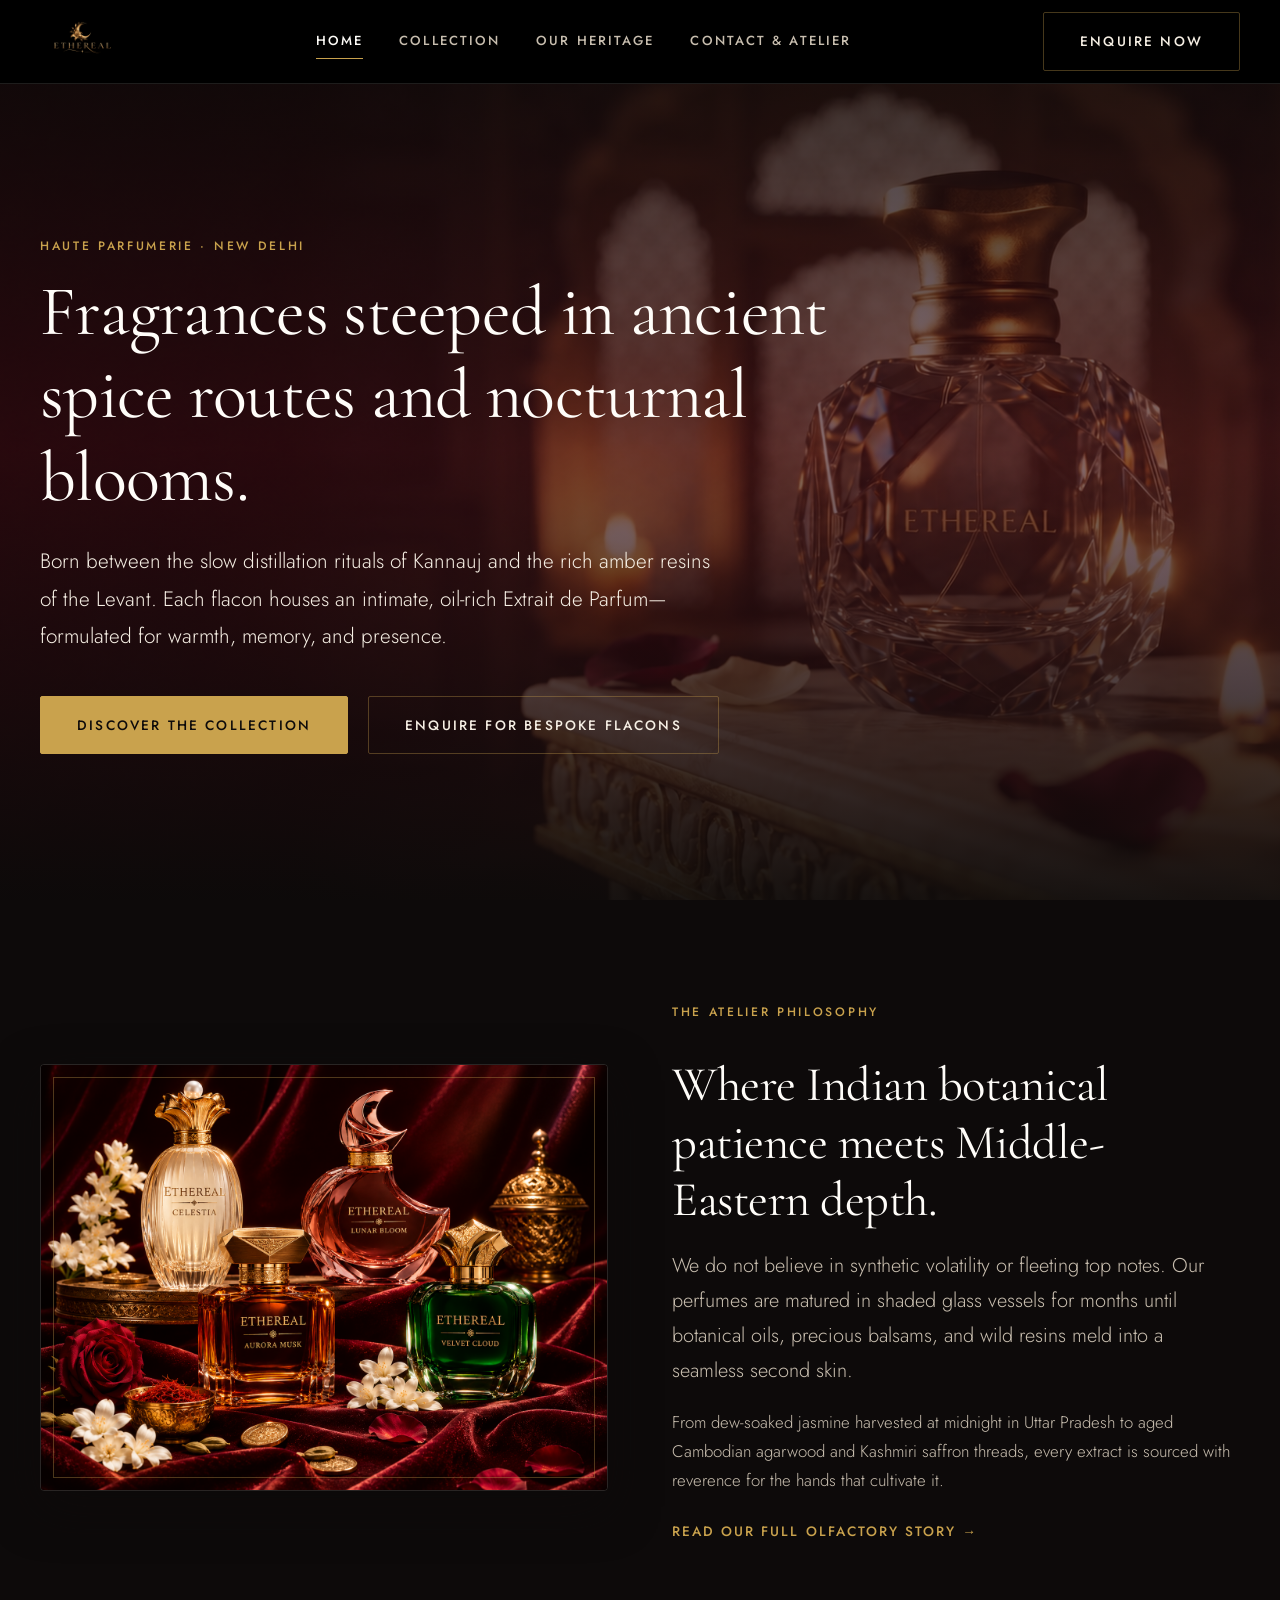
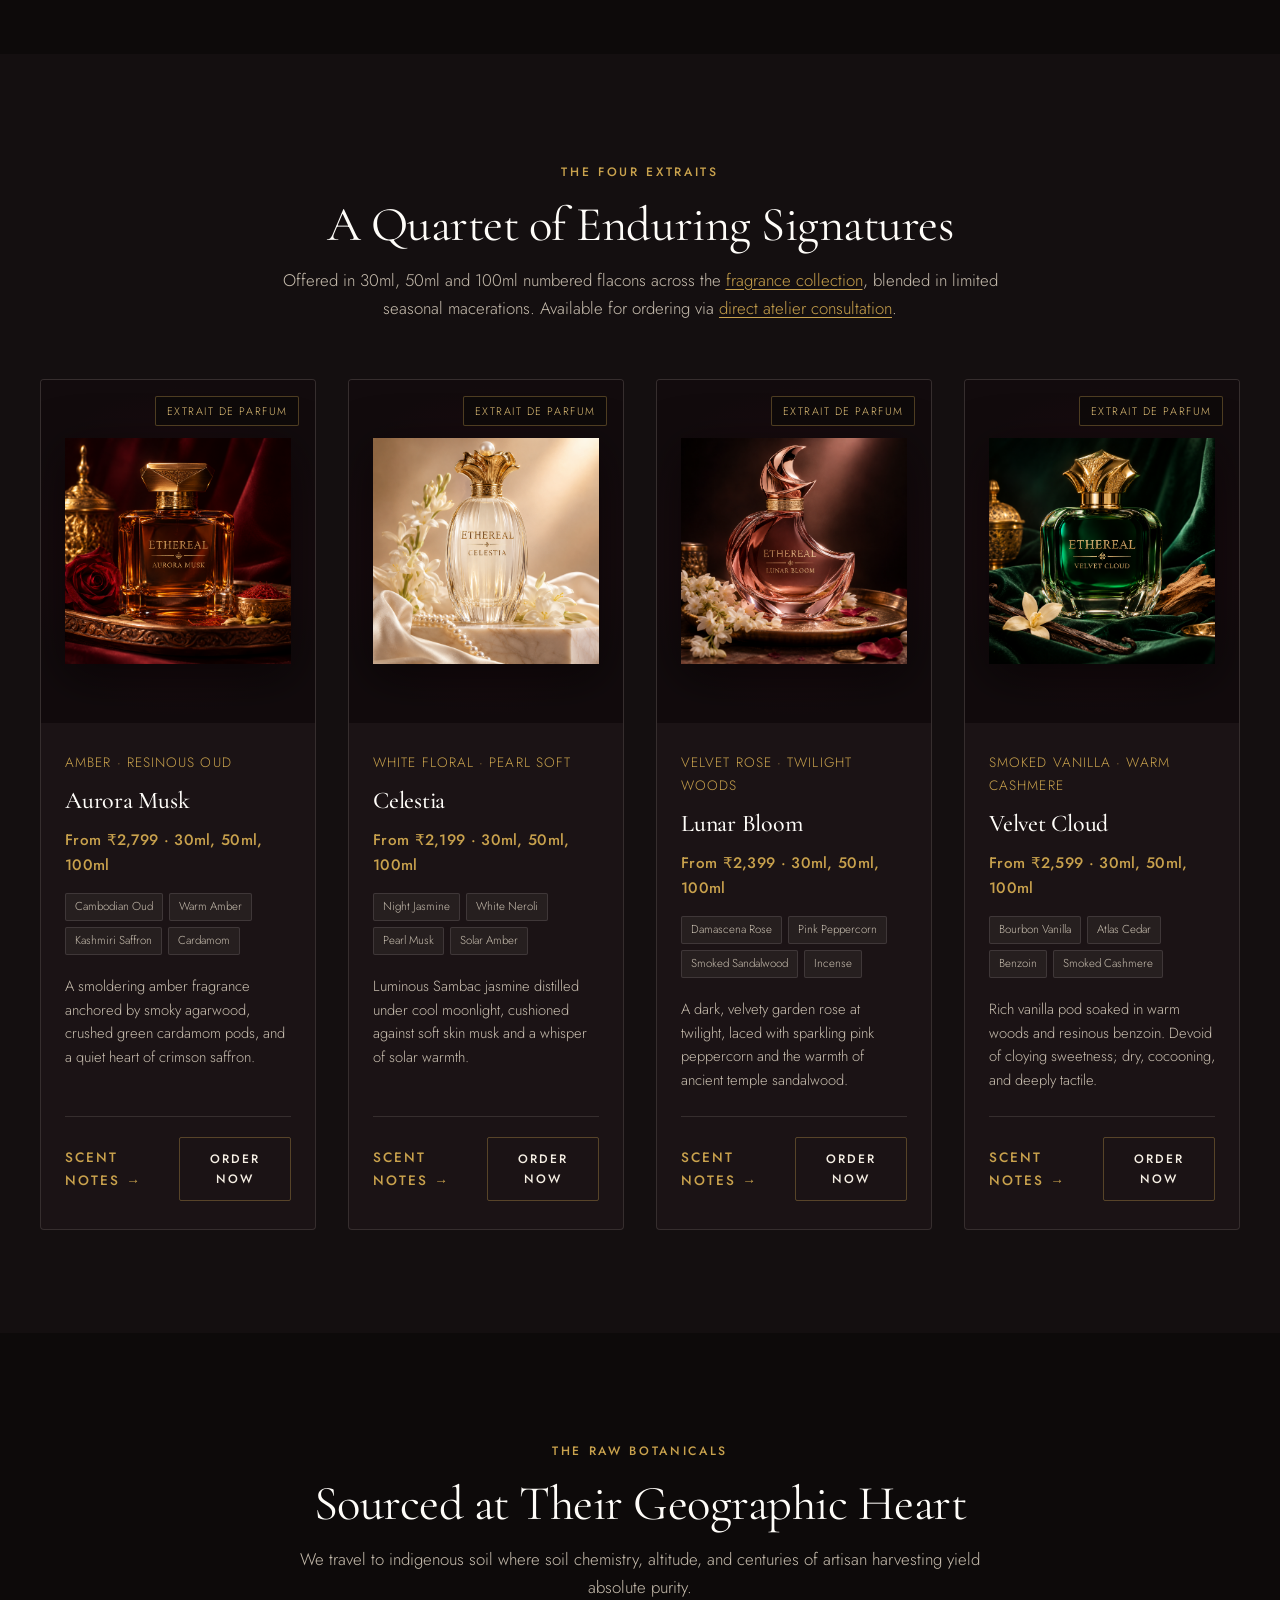
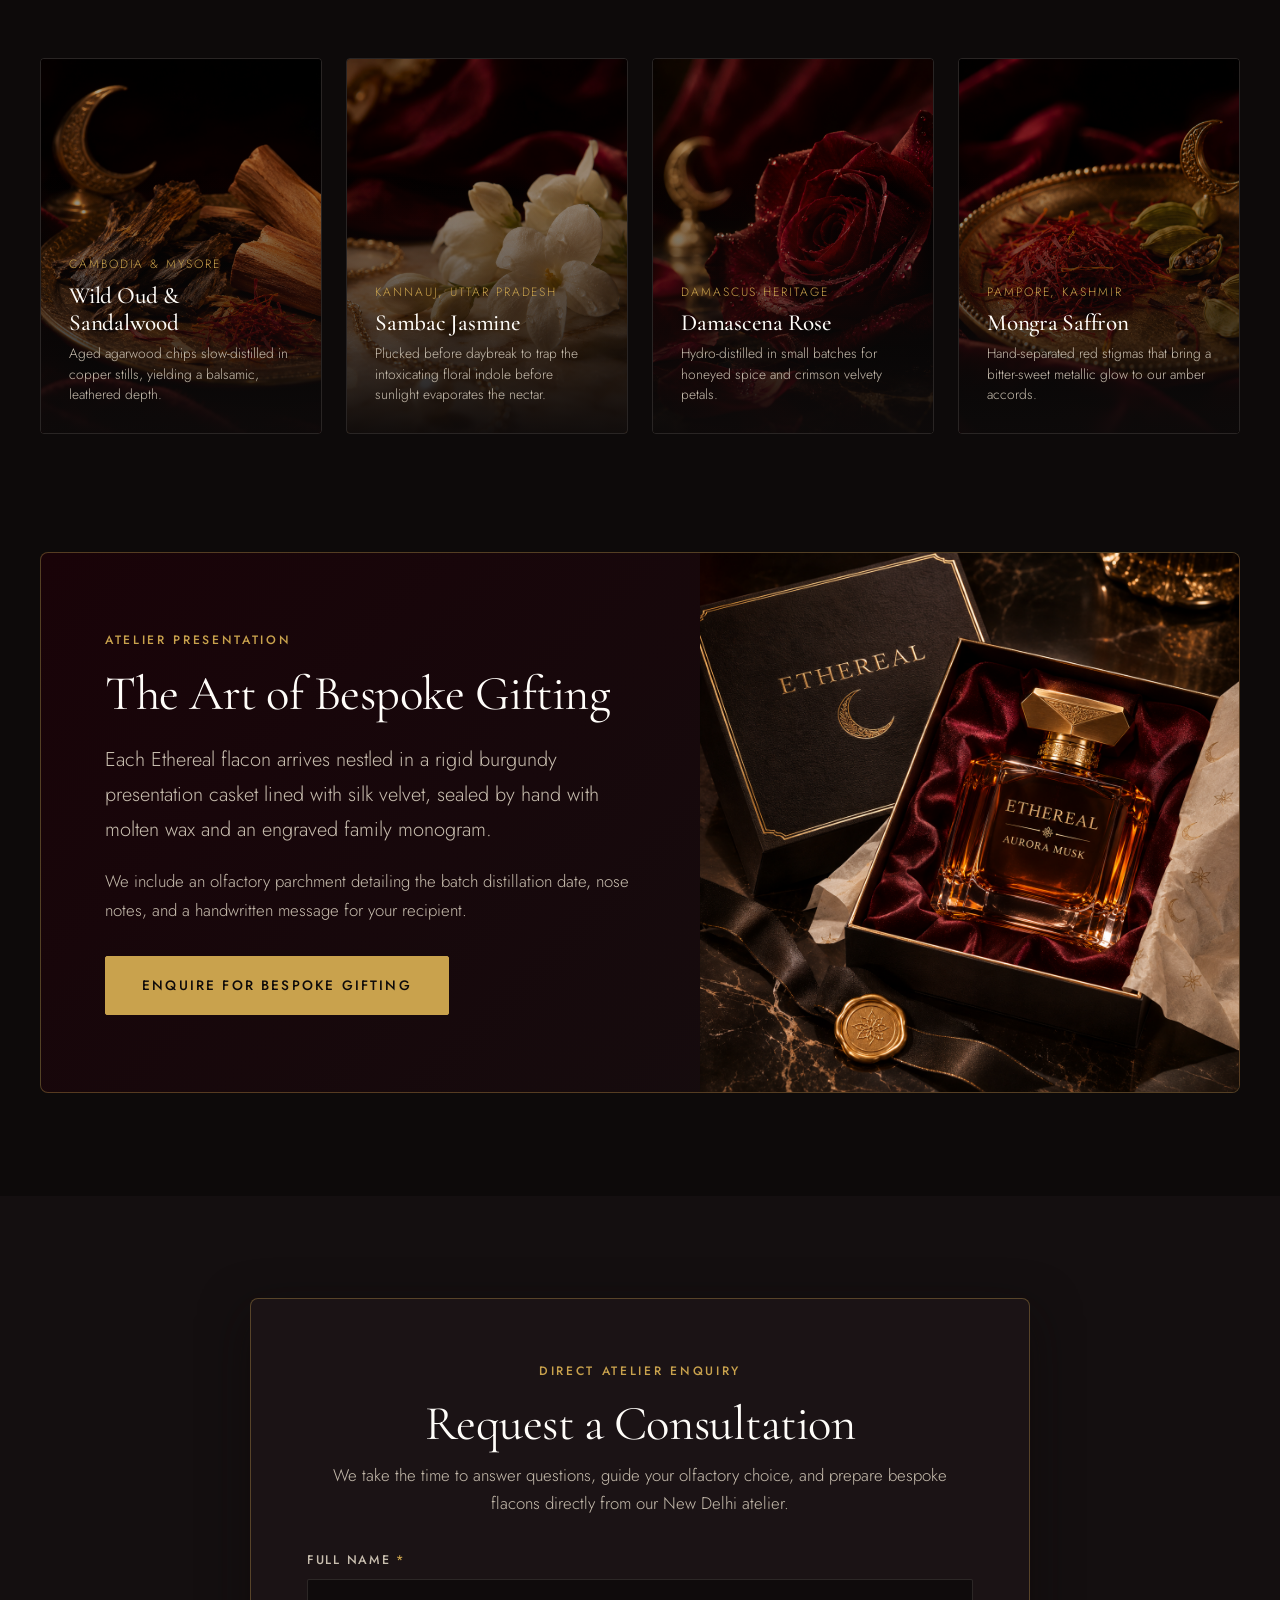
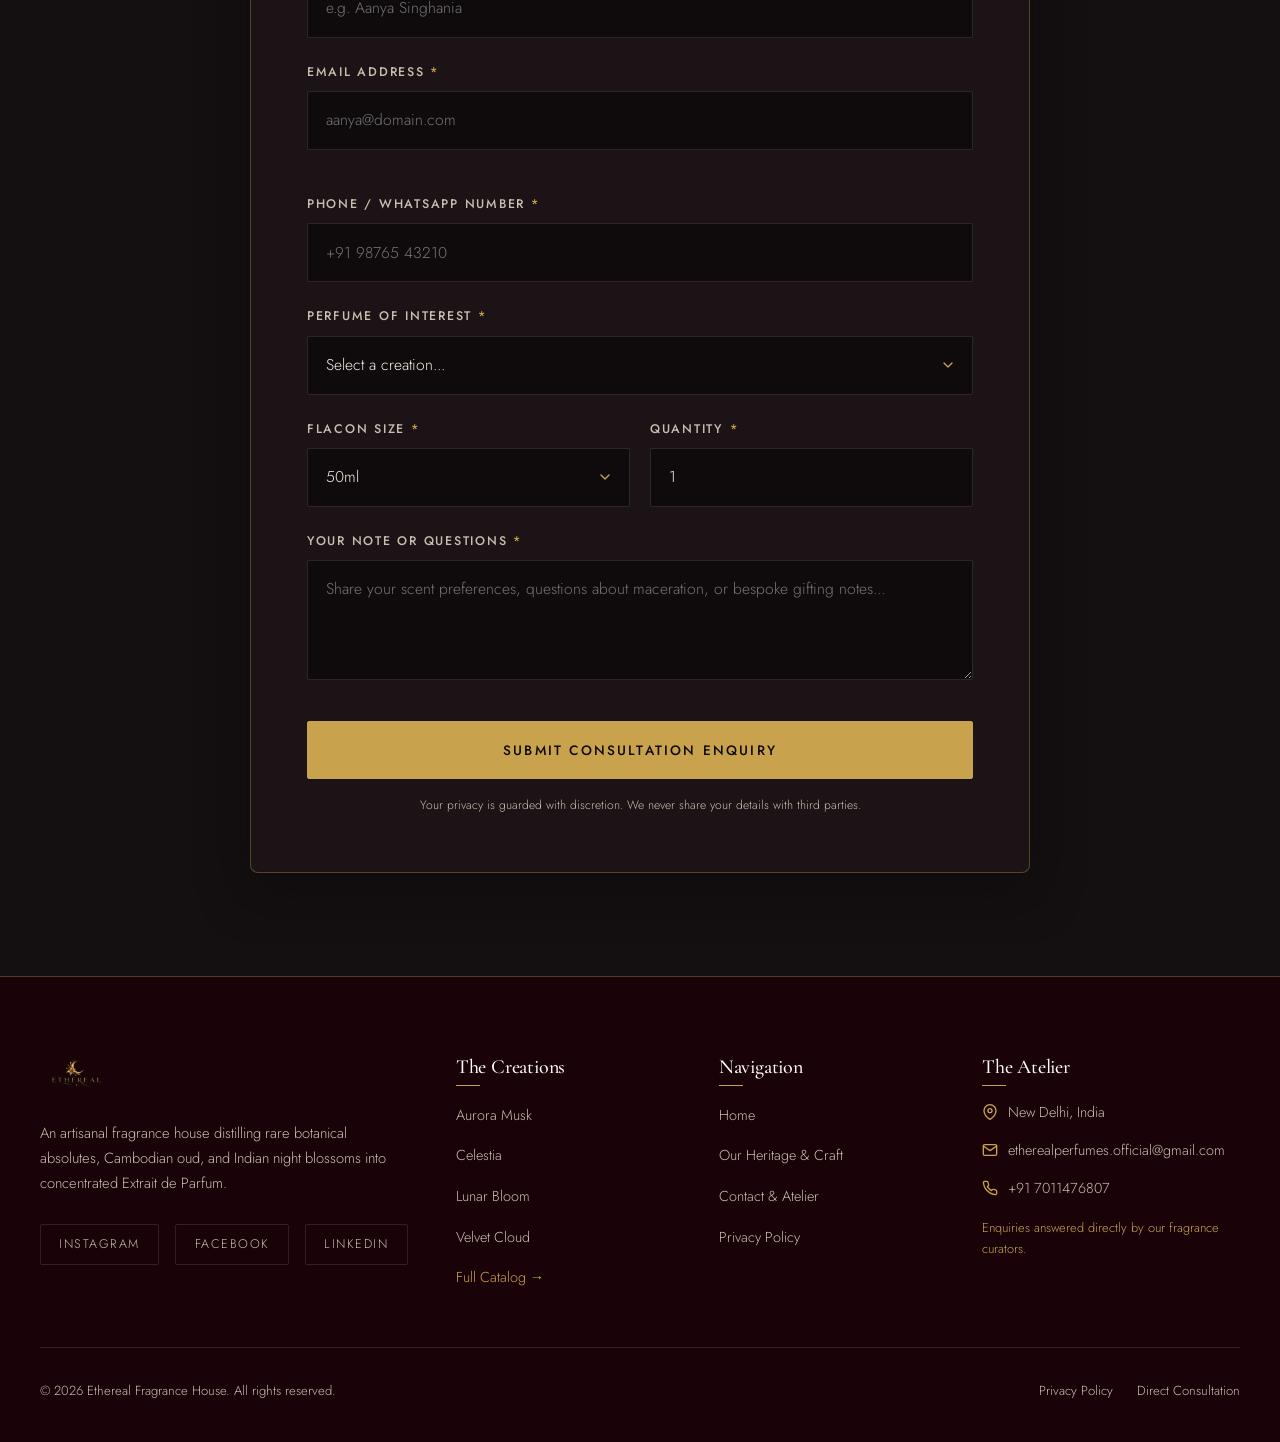
<file: index.html>
<!DOCTYPE html>
<html lang="en">
<head>
  <meta charset="UTF-8">
  <meta name="viewport" content="width=device-width, initial-scale=1.0">
  <title>Luxury Perfume India | Ethereal Extrait de Parfum</title>
  <meta name="description" content="Ethereal creates oil-rich luxury Extrait de Parfum in New Delhi. Explore Aurora Musk, Celestia, Lunar Bloom and Velvet Cloud in 30ml, 50ml and 100ml.">
  <meta name="author" content="Ethereal Fragrance House">
  <link rel="canonical" href="https://etherealperfumes.co.in/">

  <!-- Open Graph / Facebook -->
  <meta property="og:type" content="website">
  <meta property="og:url" content="https://etherealperfumes.co.in/">
  <meta property="og:title" content="Luxury Perfume India | Ethereal Extrait de Parfum">
  <meta property="og:description" content="Ethereal creates oil-rich luxury Extrait de Parfum in New Delhi. Explore Aurora Musk, Celestia, Lunar Bloom and Velvet Cloud in 30ml, 50ml and 100ml.">
  <meta property="og:image" content="https://etherealperfumes.co.in/images/ethereal-luxury-perfume-hero.webp">
  <meta property="og:site_name" content="Ethereal">

  <!-- Twitter Card -->
  <meta name="twitter:card" content="summary_large_image">
  <meta name="twitter:url" content="https://etherealperfumes.co.in/">
  <meta name="twitter:title" content="Luxury Perfume India | Ethereal Extrait de Parfum">
  <meta name="twitter:description" content="Ethereal creates oil-rich luxury Extrait de Parfum in New Delhi. Explore Aurora Musk, Celestia, Lunar Bloom and Velvet Cloud in 30ml, 50ml and 100ml.">
  <meta name="twitter:image" content="https://etherealperfumes.co.in/images/ethereal-luxury-perfume-hero.webp">

  <!-- Favicon -->
  <link rel="icon" type="image/svg+xml" href="/favicon.svg">

  <!-- Google Fonts Preconnect & Styles -->
  <link rel="preconnect" href="https://fonts.googleapis.com">
  <link rel="preconnect" href="https://fonts.gstatic.com" crossorigin>
  <link rel="preload" as="image" href="/images/ethereal-luxury-perfume-hero.webp" fetchpriority="high">
  <link href="https://fonts.googleapis.com/css2?family=Cormorant+Garamond:ital,wght@0,300;0,400;0,500;0,600;0,700;1,400;1,600&family=Jost:wght@300;400;500;600&display=swap" rel="stylesheet">

  <link rel="stylesheet" href="/styles.css">

  <!-- Schema.org Organization Structured Data -->
  <script type="application/ld+json">
  {
    "@context": "https://schema.org",
    "@type": "Organization",
    "name": "Ethereal Fragrance House",
    "url": "https://etherealperfumes.co.in/",
    "logo": "https://etherealperfumes.co.in/images/ethereal-logo-gold.png",
    "description": "Artisanal luxury Indian and Middle-Eastern fragrance house based in New Delhi.",
    "telephone": "+91-7011476807",
    "email": "etherealperfumes.official@gmail.com",
    "address": {
      "@type": "PostalAddress",
      "addressLocality": "New Delhi",
      "addressCountry": "IN"
    },
    "sameAs": [
      "https://www.instagram.com/etherealperfumes.official/",
      "https://www.facebook.com/profile.php?id=61596175691642",
      "https://www.linkedin.com/company/etherealperfumes/"
    ]
  }
  </script>

  <!-- Google tag (gtag.js) -->
  <script async src="https://www.googletagmanager.com/gtag/js?id=G-EVJ6DFHT51"></script>
  <script>
    window.dataLayer = window.dataLayer || [];
    function gtag(){dataLayer.push(arguments);}
    gtag('js', new Date());
    gtag('config', 'G-EVJ6DFHT51');
  </script>
</head>
<body>

  <!-- Site Header -->
  <header class="site-header" role="banner">
    <div class="container header-inner">
      <a href="/" class="brand-logo-wrap" aria-label="Ethereal Home">
        <img src="/images/ethereal-logo-gold.png" alt="Ethereal luxury perfume logo with gold crescent moon and lily" class="brand-logo" width="160" height="44" decoding="async">
      </a>

      <!-- Desktop Navigation -->
      <nav class="nav-desktop" aria-label="Main Navigation">
        <a href="/" class="nav-link active">Home</a>
        <a href="/products/" class="nav-link">Collection</a>
        <a href="/about/" class="nav-link">Our Heritage</a>
        <a href="/contact/" class="nav-link">Contact & Atelier</a>
      </nav>

      <!-- Desktop Action CTA -->
      <a href="/contact/" class="btn btn-secondary header-cta-desktop">Enquire Now</a>

      <!-- Mobile Hamburger Button -->
      <button type="button" class="mobile-nav-toggle" aria-label="Toggle navigation menu" aria-expanded="false" aria-controls="mobile-drawer">
        <span class="hamburger-bar"></span>
        <span class="hamburger-bar"></span>
        <span class="hamburger-bar"></span>
      </button>
    </div>
  </header>

  <!-- Mobile Drawer Menu -->
  <div id="mobile-drawer" class="mobile-drawer" aria-hidden="true">
    <ul class="mobile-nav-list">
      <li><a href="/" class="mobile-nav-link active">Home</a></li>
      <li><a href="/products/" class="mobile-nav-link">Fragrance Collection</a></li>
      <li><a href="/about/" class="mobile-nav-link">Our Heritage & Craft</a></li>
      <li><a href="/contact/" class="mobile-nav-link">Private Consultation</a></li>
    </ul>

    <div class="mobile-drawer-footer">
      <p><strong class="text-gold">Atelier:</strong> New Delhi, India</p>
      <p><strong class="text-gold">Direct:</strong> <a href="tel:+917011476807">+91 7011476807</a></p>
      <p><strong class="text-gold">Email:</strong> <a href="mailto:etherealperfumes.official@gmail.com">etherealperfumes.official@gmail.com</a></p>
    </div>
  </div>

  <main id="main-content">
    
    <!-- Hero Section -->
    <section class="hero-fullscreen" aria-label="Ethereal Hero Introduction">
      <div class="hero-bg-media">
        <img src="/images/ethereal-luxury-perfume-hero.webp" alt="Ethereal crystal perfume bottle with gold cap beside candles and rose petals" width="1698" height="926" fetchpriority="high" decoding="async">
      </div>
      <div class="hero-gradient-overlay"></div>

      <div class="container">
        <div class="hero-content reveal-on-scroll">
          <span class="eyebrow">Haute Parfumerie · New Delhi</span>
          <h1 class="hero-title">Fragrances steeped in ancient spice routes and nocturnal blooms.</h1>
          <p class="hero-desc">
            Born between the slow distillation rituals of Kannauj and the rich amber resins of the Levant. Each flacon houses an intimate, oil-rich Extrait de Parfum—formulated for warmth, memory, and presence.
          </p>
          <div class="btn-group">
            <a href="/products/" class="btn btn-primary">Discover the Collection</a>
            <a href="#quick-consultation" class="btn btn-secondary">Enquire for Bespoke Flacons</a>
          </div>
        </div>
      </div>
    </section>

    <!-- Brand Philosophy / Editorial Split -->
    <section class="section" aria-labelledby="heritage-heading">
      <div class="container">
        <div class="split-editorial">
          <div class="editorial-media reveal-on-scroll">
            <img src="/images/ethereal-perfume-collection.jpg" alt="Four Ethereal perfume bottles on burgundy velvet: Celestia, Lunar Bloom, Aurora Musk and Velvet Cloud" width="800" height="600" loading="lazy" decoding="async">
            <div class="editorial-media-accent"></div>
          </div>
          <div class="editorial-content reveal-on-scroll delay-1">
            <span class="eyebrow">The Atelier Philosophy</span>
            <h2 id="heritage-heading">Where Indian botanical patience meets Middle-Eastern depth.</h2>
            <p class="lead-text">
              We do not believe in synthetic volatility or fleeting top notes. Our perfumes are matured in shaded glass vessels for months until botanical oils, precious balsams, and wild resins meld into a seamless second skin.
            </p>
            <p class="text-ivory-muted">
              From dew-soaked jasmine harvested at midnight in Uttar Pradesh to aged Cambodian agarwood and Kashmiri saffron threads, every extract is sourced with reverence for the hands that cultivate it.
            </p>
            <div>
              <a href="/about/" class="btn-text">Read Our Full Olfactory Story &rarr;</a>
            </div>
          </div>
        </div>
      </div>
    </section>

    <!-- Collection Preview (All 4 Fragrances with Varied Layout) -->
    <section class="section" style="background-color: var(--color-black-surface);" aria-labelledby="collection-heading">
      <div class="container">
        <div style="text-align: center; max-width: 720px; margin: 0 auto 3.5rem;" class="reveal-on-scroll">
          <span class="eyebrow">The Four Extraits</span>
          <h2 id="collection-heading">A Quartet of Enduring Signatures</h2>
          <p class="text-ivory-muted" style="margin-top: 0.75rem;">
            Offered in 30ml, 50ml and 100ml numbered flacons across the <a href="/products/" class="text-gold" style="text-decoration: underline; text-underline-offset: 3px;">fragrance collection</a>, blended in limited seasonal macerations. Available for ordering via <a href="/contact/" class="text-gold" style="text-decoration: underline; text-underline-offset: 3px;">direct atelier consultation</a>.
          </p>
        </div>

        <div class="product-grid">
          
          <!-- Product 1: Aurora Musk -->
          <article class="product-card reveal-on-scroll">
            <div class="product-card-media">
              <span class="product-badge">Extrait de Parfum</span>
              <img src="/images/aurora-musk-amber-perfume-50ml.png" alt="Ethereal Aurora Musk amber and oud perfume bottle with saffron and a red rose" width="400" height="500" loading="lazy" decoding="async">
            </div>
            <div class="product-card-body">
              <span class="product-subtitle">Amber · Resinous Oud</span>
              <h3 class="product-title">Aurora Musk</h3>
              <div class="product-card-price">From ₹2,799 · 30ml, 50ml, 100ml</div>
              <div class="product-notes-chips">
                <span class="note-chip">Cambodian Oud</span>
                <span class="note-chip">Warm Amber</span>
                <span class="note-chip">Kashmiri Saffron</span>
                <span class="note-chip">Cardamom</span>
              </div>
              <p class="product-desc-short">
                A smoldering amber fragrance anchored by smoky agarwood, crushed green cardamom pods, and a quiet heart of crimson saffron.
              </p>
              <div class="product-card-actions">
                <a href="/products/aurora-musk/" class="btn-text">Scent Notes &rarr;</a>
                <a href="/contact/?product=aurora-musk&size=50ml" class="btn btn-secondary" style="padding: 0.65rem 1.25rem; font-size: 0.76rem;">Order Now</a>
              </div>
            </div>
          </article>

          <!-- Product 2: Celestia -->
          <article class="product-card reveal-on-scroll delay-1">
            <div class="product-card-media">
              <span class="product-badge">Extrait de Parfum</span>
              <img src="/images/celestia-floral-perfume-50ml.png" alt="Ethereal Celestia jasmine perfume in a fluted glass bottle with a gold flower cap and pearls" width="400" height="500" loading="lazy" decoding="async">
            </div>
            <div class="product-card-body">
              <span class="product-subtitle">White Floral · Pearl Soft</span>
              <h3 class="product-title">Celestia</h3>
              <div class="product-card-price">From ₹2,199 · 30ml, 50ml, 100ml</div>
              <div class="product-notes-chips">
                <span class="note-chip">Night Jasmine</span>
                <span class="note-chip">White Neroli</span>
                <span class="note-chip">Pearl Musk</span>
                <span class="note-chip">Solar Amber</span>
              </div>
              <p class="product-desc-short">
                Luminous Sambac jasmine distilled under cool moonlight, cushioned against soft skin musk and a whisper of solar warmth.
              </p>
              <div class="product-card-actions">
                <a href="/products/celestia/" class="btn-text">Scent Notes &rarr;</a>
                <a href="/contact/?product=celestia&size=50ml" class="btn btn-secondary" style="padding: 0.65rem 1.25rem; font-size: 0.76rem;">Order Now</a>
              </div>
            </div>
          </article>

          <!-- Product 3: Lunar Bloom -->
          <article class="product-card reveal-on-scroll delay-2">
            <div class="product-card-media">
              <span class="product-badge">Extrait de Parfum</span>
              <img src="/images/lunar-bloom-rose-perfume-50ml.png" alt="Ethereal Lunar Bloom rose perfume in a crescent-moon shaped pink glass bottle" width="400" height="500" loading="lazy" decoding="async">
            </div>
            <div class="product-card-body">
              <span class="product-subtitle">Velvet Rose · Twilight Woods</span>
              <h3 class="product-title">Lunar Bloom</h3>
              <div class="product-card-price">From ₹2,399 · 30ml, 50ml, 100ml</div>
              <div class="product-notes-chips">
                <span class="note-chip">Damascena Rose</span>
                <span class="note-chip">Pink Peppercorn</span>
                <span class="note-chip">Smoked Sandalwood</span>
                <span class="note-chip">Incense</span>
              </div>
              <p class="product-desc-short">
                A dark, velvety garden rose at twilight, laced with sparkling pink peppercorn and the warmth of ancient temple sandalwood.
              </p>
              <div class="product-card-actions">
                <a href="/products/lunar-bloom/" class="btn-text">Scent Notes &rarr;</a>
                <a href="/contact/?product=lunar-bloom&size=50ml" class="btn btn-secondary" style="padding: 0.65rem 1.25rem; font-size: 0.76rem;">Order Now</a>
              </div>
            </div>
          </article>

          <!-- Product 4: Velvet Cloud -->
          <article class="product-card reveal-on-scroll delay-3">
            <div class="product-card-media">
              <span class="product-badge">Extrait de Parfum</span>
              <img src="/images/velvet-cloud-vanilla-perfume-50ml.png" alt="Ethereal Velvet Cloud vanilla and woody perfume in a green glass bottle with vanilla pods" width="400" height="500" loading="lazy" decoding="async">
            </div>
            <div class="product-card-body">
              <span class="product-subtitle">Smoked Vanilla · Warm Cashmere</span>
              <h3 class="product-title">Velvet Cloud</h3>
              <div class="product-card-price">From ₹2,599 · 30ml, 50ml, 100ml</div>
              <div class="product-notes-chips">
                <span class="note-chip">Bourbon Vanilla</span>
                <span class="note-chip">Atlas Cedar</span>
                <span class="note-chip">Benzoin</span>
                <span class="note-chip">Smoked Cashmere</span>
              </div>
              <p class="product-desc-short">
                Rich vanilla pod soaked in warm woods and resinous benzoin. Devoid of cloying sweetness; dry, cocooning, and deeply tactile.
              </p>
              <div class="product-card-actions">
                <a href="/products/velvet-cloud/" class="btn-text">Scent Notes &rarr;</a>
                <a href="/contact/?product=velvet-cloud&size=50ml" class="btn btn-secondary" style="padding: 0.65rem 1.25rem; font-size: 0.76rem;">Order Now</a>
              </div>
            </div>
          </article>

        </div>
      </div>
    </section>

    <!-- Raw Ingredients Section -->
    <section class="section" aria-labelledby="ingredients-heading">
      <div class="container">
        <div style="text-align: center; max-width: 680px; margin: 0 auto 3.5rem;" class="reveal-on-scroll">
          <span class="eyebrow">The Raw Botanicals</span>
          <h2 id="ingredients-heading">Sourced at Their Geographic Heart</h2>
          <p class="text-ivory-muted" style="margin-top: 0.75rem;">
            We travel to indigenous soil where soil chemistry, altitude, and centuries of artisan harvesting yield absolute purity.
          </p>
        </div>

        <div class="ingredients-grid">
          
          <!-- Ingredient 1: Oud & Sandalwood -->
          <div class="ingredient-card reveal-on-scroll">
            <img src="/images/oud-sandalwood-saffron-ingredients.webp" alt="Oud wood chips, sandalwood and saffron on a brass tray" width="400" height="500" loading="lazy" decoding="async">
            <div class="ingredient-card-overlay">
              <span class="ingredient-region">Cambodia & Mysore</span>
              <h3 class="ingredient-title">Wild Oud & Sandalwood</h3>
              <p class="ingredient-note">Aged agarwood chips slow-distilled in copper stills, yielding a balsamic, leathered depth.</p>
            </div>
          </div>

          <!-- Ingredient 2: Jasmine -->
          <div class="ingredient-card reveal-on-scroll delay-1">
            <img src="/images/jasmine-flowers-perfume-ingredient.webp" alt="Fresh jasmine flowers and buds with dew drops on marble" width="400" height="500" loading="lazy" decoding="async">
            <div class="ingredient-card-overlay">
              <span class="ingredient-region">Kannauj, Uttar Pradesh</span>
              <h3 class="ingredient-title">Sambac Jasmine</h3>
              <p class="ingredient-note">Plucked before daybreak to trap the intoxicating floral indole before sunlight evaporates the nectar.</p>
            </div>
          </div>

          <!-- Ingredient 3: Rose -->
          <div class="ingredient-card reveal-on-scroll delay-2">
            <img src="/images/rose-perfume-ingredient.webp" alt="Deep red rose with dew drops and fallen petals" width="400" height="500" loading="lazy" decoding="async">
            <div class="ingredient-card-overlay">
              <span class="ingredient-region">Damascus Heritage</span>
              <h3 class="ingredient-title">Damascena Rose</h3>
              <p class="ingredient-note">Hydro-distilled in small batches for honeyed spice and crimson velvety petals.</p>
            </div>
          </div>

          <!-- Ingredient 4: Saffron & Cardamom -->
          <div class="ingredient-card reveal-on-scroll delay-3">
            <img src="/images/saffron-cardamom-perfume-ingredients.webp" alt="Saffron threads and green cardamom pods on a brass plate" width="400" height="500" loading="lazy" decoding="async">
            <div class="ingredient-card-overlay">
              <span class="ingredient-region">Pampore, Kashmir</span>
              <h3 class="ingredient-title">Mongra Saffron</h3>
              <p class="ingredient-note">Hand-separated red stigmas that bring a bitter-sweet metallic glow to our amber accords.</p>
            </div>
          </div>

        </div>
      </div>
    </section>

    <!-- Art of Gifting Section -->
    <section class="section" style="padding-top: 1rem;" aria-labelledby="gifting-heading">
      <div class="container">
        <div class="gifting-banner reveal-on-scroll">
          <div class="gifting-grid">
            <div class="gifting-content">
              <span class="eyebrow">Atelier Presentation</span>
              <h2 id="gifting-heading" style="margin-bottom: 1.25rem;">The Art of Bespoke Gifting</h2>
              <p class="lead-text" style="margin-bottom: 1.25rem;">
                Each Ethereal flacon arrives nestled in a rigid burgundy presentation casket lined with silk velvet, sealed by hand with molten wax and an engraved family monogram.
              </p>
              <p class="text-ivory-muted" style="margin-bottom: 2rem;">
                We include an olfactory parchment detailing the batch distillation date, nose notes, and a handwritten message for your recipient.
              </p>
              <div>
                <a href="/contact/?perfume=gift-set" class="btn btn-primary">Enquire for Bespoke Gifting</a>
              </div>
            </div>
            <div class="gifting-media">
              <img src="/images/ethereal-perfume-gift-box.jpg" alt="Ethereal Aurora Musk perfume in a black gift box with burgundy satin and a gold wax seal" width="700" height="500" loading="lazy" decoding="async">
            </div>
          </div>
        </div>
      </div>
    </section>

    <!-- Quick Consultation Form Section -->
    <section id="quick-consultation" class="section" style="background-color: var(--color-black-surface);" aria-labelledby="form-heading">
      <div class="container container-narrow">
        <div class="form-wrapper reveal-on-scroll">
          <div class="form-header" style="text-align: center;">
            <span class="eyebrow">Direct Atelier Enquiry</span>
            <h2 id="form-heading">Request a Consultation</h2>
            <p class="text-ivory-muted" style="margin-top: 0.5rem;">
              We take the time to answer questions, guide your olfactory choice, and prepare bespoke flacons directly from our New Delhi atelier.
            </p>
          </div>

          <form data-ethereal-form id="home-enquiry-form" novalidate>
            <!-- Web3Forms Config -->
            <input type="hidden" name="access_key" value="dd38788d-08e6-4d7c-9d96-13631d5d9539">
            <!-- Honeypot spam check -->
            <input type="checkbox" name="botcheck" class="hidden-bot" tabindex="-1" autocomplete="off">

            <div class="form-feedback" role="alert"></div>

            <div class="form-group">
              <label for="home-name" class="form-label">Full Name <span class="req">*</span></label>
              <input type="text" id="home-name" name="name" class="form-control" placeholder="e.g. Aanya Singhania" required autocomplete="name">
            </div>

            <div style="display: grid; grid-template-columns: 1fr; gap: 1.25rem;">
              <div class="form-group">
                <label for="home-email" class="form-label">Email Address <span class="req">*</span></label>
                <input type="email" id="home-email" name="email" class="form-control" placeholder="aanya@domain.com" required autocomplete="email">
              </div>

              <div class="form-group">
                <label for="home-phone" class="form-label">Phone / WhatsApp Number <span class="req">*</span></label>
                <input type="tel" id="home-phone" name="phone" class="form-control" placeholder="+91 98765 43210" required autocomplete="tel">
              </div>
            </div>

            <div class="form-group">
              <label for="home-perfume" class="form-label">Perfume of Interest <span class="req">*</span></label>
              <select id="home-perfume" name="perfume" class="form-control" required>
                <option value="">Select a creation...</option>
                <option value="Aurora Musk (Amber, Oud, Saffron)">Aurora Musk — Amber, Cambodian Oud, Saffron</option>
                <option value="Celestia (White Floral, Jasmine)">Celestia — White Floral, Sambac Jasmine</option>
                <option value="Lunar Bloom (Damascena Rose, Sandalwood)">Lunar Bloom — Dark Rose, Mysore Sandalwood</option>
                <option value="Velvet Cloud (Bourbon Vanilla, Cashmere)">Velvet Cloud — Smoked Bourbon Vanilla, Cedar</option>
                <option value="Gift set / Not sure">Gift set / Not sure (Request Atelier Recommendation)</option>
              </select>
            </div>

            <div style="display: grid; grid-template-columns: repeat(auto-fit, minmax(200px, 1fr)); gap: 1.25rem;">
              <div class="form-group">
                <label for="home-size" class="form-label">Flacon Size <span class="req">*</span></label>
                <select id="home-size" name="size" class="form-control" required>
                  <option value="50ml" selected>50ml</option>
                  <option value="30ml">30ml</option>
                  <option value="100ml">100ml</option>
                  <option value="Not sure">Not sure</option>
                </select>
              </div>

              <div class="form-group">
                <label for="home-quantity" class="form-label">Quantity <span class="req">*</span></label>
                <input type="number" id="home-quantity" name="quantity" class="form-control" value="1" min="1" max="10" required>
              </div>
            </div>

            <div class="form-group">
              <label for="home-message" class="form-label">Your Note or Questions <span class="req">*</span></label>
              <textarea id="home-message" name="message" class="form-control" rows="3" placeholder="Share your scent preferences, questions about maceration, or bespoke gifting notes..." required></textarea>
            </div>

            <button type="submit" class="btn btn-primary" style="width: 100%; margin-top: 0.5rem;">Submit Consultation Enquiry</button>
            <p style="font-size: 0.76rem; color: var(--color-ivory-muted); text-align: center; margin-top: 1rem;">
              Your privacy is guarded with discretion. We never share your details with third parties.
            </p>
          </form>
        </div>
      </div>
    </section>

  </main>

  <!-- Global Footer -->
  <footer class="site-footer" role="contentinfo">
    <div class="container">
      <div class="footer-grid">
        
        <!-- Brand Summary -->
        <div class="footer-col-brand">
          <a href="/" aria-label="Ethereal Home">
            <img src="/images/ethereal-logo-gold.png" alt="Ethereal luxury perfume logo with gold crescent moon and lily" class="footer-logo" width="160" height="44" decoding="async">
          </a>
          <p class="text-ivory-muted" style="font-size: 0.92rem; line-height: 1.7;">
            An artisanal fragrance house distilling rare botanical absolutes, Cambodian oud, and Indian night blossoms into concentrated Extrait de Parfum.
          </p>
          <div class="social-links-row">
            <a href="https://www.instagram.com/etherealperfumes.official/" class="social-pill" aria-label="Instagram" target="_blank" rel="noopener noreferrer">Instagram</a>
            <a href="https://www.facebook.com/profile.php?id=61596175691642" class="social-pill" aria-label="Facebook" target="_blank" rel="noopener noreferrer">Facebook</a>
            <a href="https://www.linkedin.com/company/etherealperfumes/" class="social-pill" aria-label="LinkedIn" target="_blank" rel="noopener noreferrer">LinkedIn</a>
          </div>
        </div>

        <!-- Fragrance Catalog -->
        <div>
          <h4 class="footer-col-title">The Creations</h4>
          <ul class="footer-links-list">
            <li><a href="/products/aurora-musk/" class="footer-link">Aurora Musk</a></li>
            <li><a href="/products/celestia/" class="footer-link">Celestia</a></li>
            <li><a href="/products/lunar-bloom/" class="footer-link">Lunar Bloom</a></li>
            <li><a href="/products/velvet-cloud/" class="footer-link">Velvet Cloud</a></li>
            <li><a href="/products/" class="footer-link text-gold">Full Catalog &rarr;</a></li>
          </ul>
        </div>

        <!-- Navigation Links -->
        <div>
          <h4 class="footer-col-title">Navigation</h4>
          <ul class="footer-links-list">
            <li><a href="/" class="footer-link">Home</a></li>
            <li><a href="/about/" class="footer-link">Our Heritage & Craft</a></li>
            <li><a href="/contact/" class="footer-link">Contact & Atelier</a></li>
            <li><a href="/privacy-policy/" class="footer-link">Privacy Policy</a></li>
          </ul>
        </div>

        <!-- Atelier Contact Details -->
        <div>
          <h4 class="footer-col-title">The Atelier</h4>
          <div class="footer-contact-item">
            <svg viewBox="0 0 24 24" fill="none" stroke="currentColor" stroke-width="2" stroke-linecap="round" stroke-linejoin="round"><path d="M21 10c0 7-9 13-9 13s-9-6-9-13a9 9 0 0 1 18 0z"></path><circle cx="12" cy="10" r="3"></circle></svg>
            <span>New Delhi, India</span>
          </div>
          <div class="footer-contact-item">
            <svg viewBox="0 0 24 24" fill="none" stroke="currentColor" stroke-width="2" stroke-linecap="round" stroke-linejoin="round"><path d="M4 4h16c1.1 0 2 .9 2 2v12c0 1.1-.9 2-2 2H4c-1.1 0-2-.9-2-2V6c0-1.1.9-2 2-2z"></path><polyline points="22,6 12,13 2,6"></polyline></svg>
            <a href="mailto:etherealperfumes.official@gmail.com" class="footer-link">etherealperfumes.official@gmail.com</a>
          </div>
          <div class="footer-contact-item">
            <svg viewBox="0 0 24 24" fill="none" stroke="currentColor" stroke-width="2" stroke-linecap="round" stroke-linejoin="round"><path d="M22 16.92v3a2 2 0 0 1-2.18 2 19.79 19.79 0 0 1-8.63-3.07 19.5 19.5 0 0 1-6-6 19.79 19.79 0 0 1-3.07-8.67A2 2 0 0 1 4.11 2h3a2 2 0 0 1 2 1.72 12.84 12.84 0 0 0 .7 2.81 2 2 0 0 1-.45 2.11L8.09 9.91a16 16 0 0 0 6 6l1.27-1.27a2 2 0 0 1 2.11-.45 12.84 12.84 0 0 0 2.81.7A2 2 0 0 1 22 16.92z"></path></svg>
            <a href="tel:+917011476807" class="footer-link">+91 7011476807</a>
          </div>
          <p style="font-size: 0.8rem; color: var(--color-gold); margin-top: 1rem;">
            Enquiries answered directly by our fragrance curators.
          </p>
        </div>

      </div>

      <div class="footer-bottom">
        <p>&copy; 2026 Ethereal Fragrance House. All rights reserved.</p>
        <div class="footer-legal-links">
          <a href="/privacy-policy/">Privacy Policy</a>
          <a href="/contact/">Direct Consultation</a>
        </div>
      </div>
    </div>
  </footer>

  <!-- Script -->
  <script src="/script.js" defer></script>
</body>
</html>
</file>
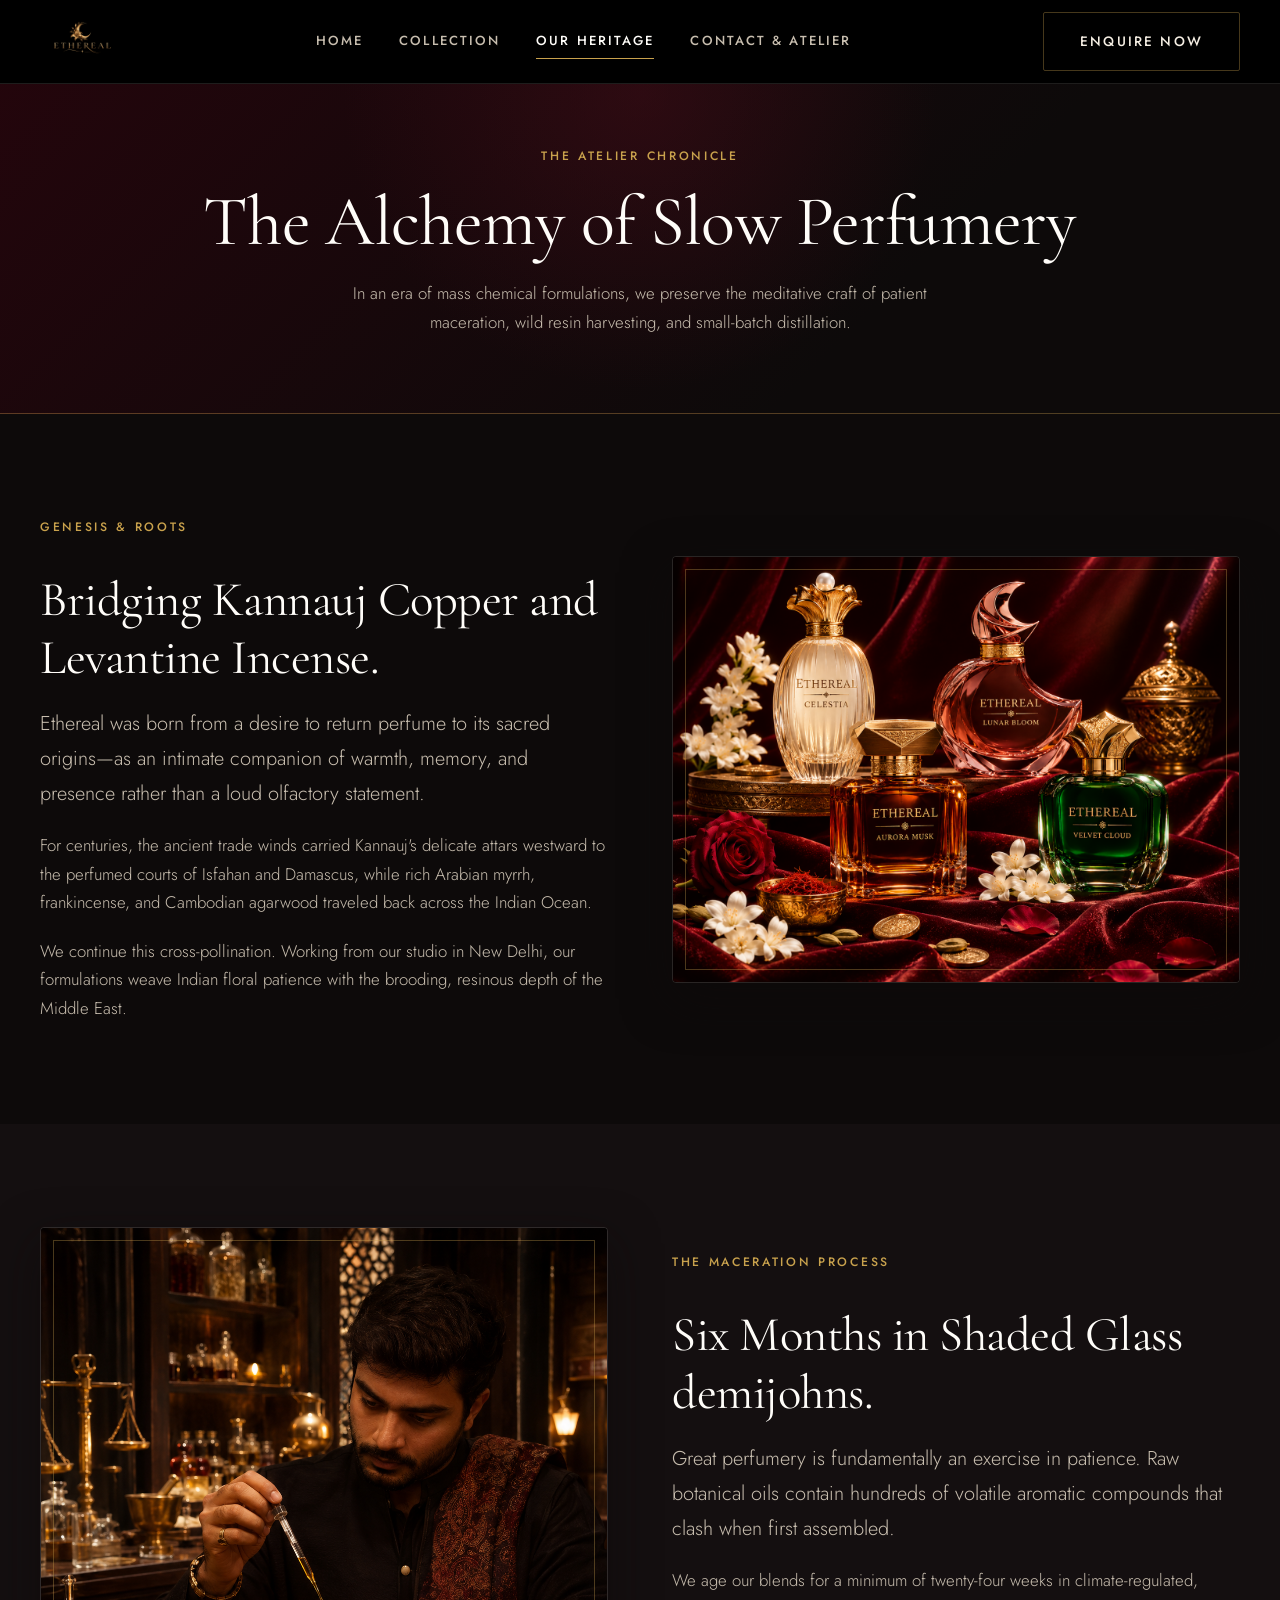
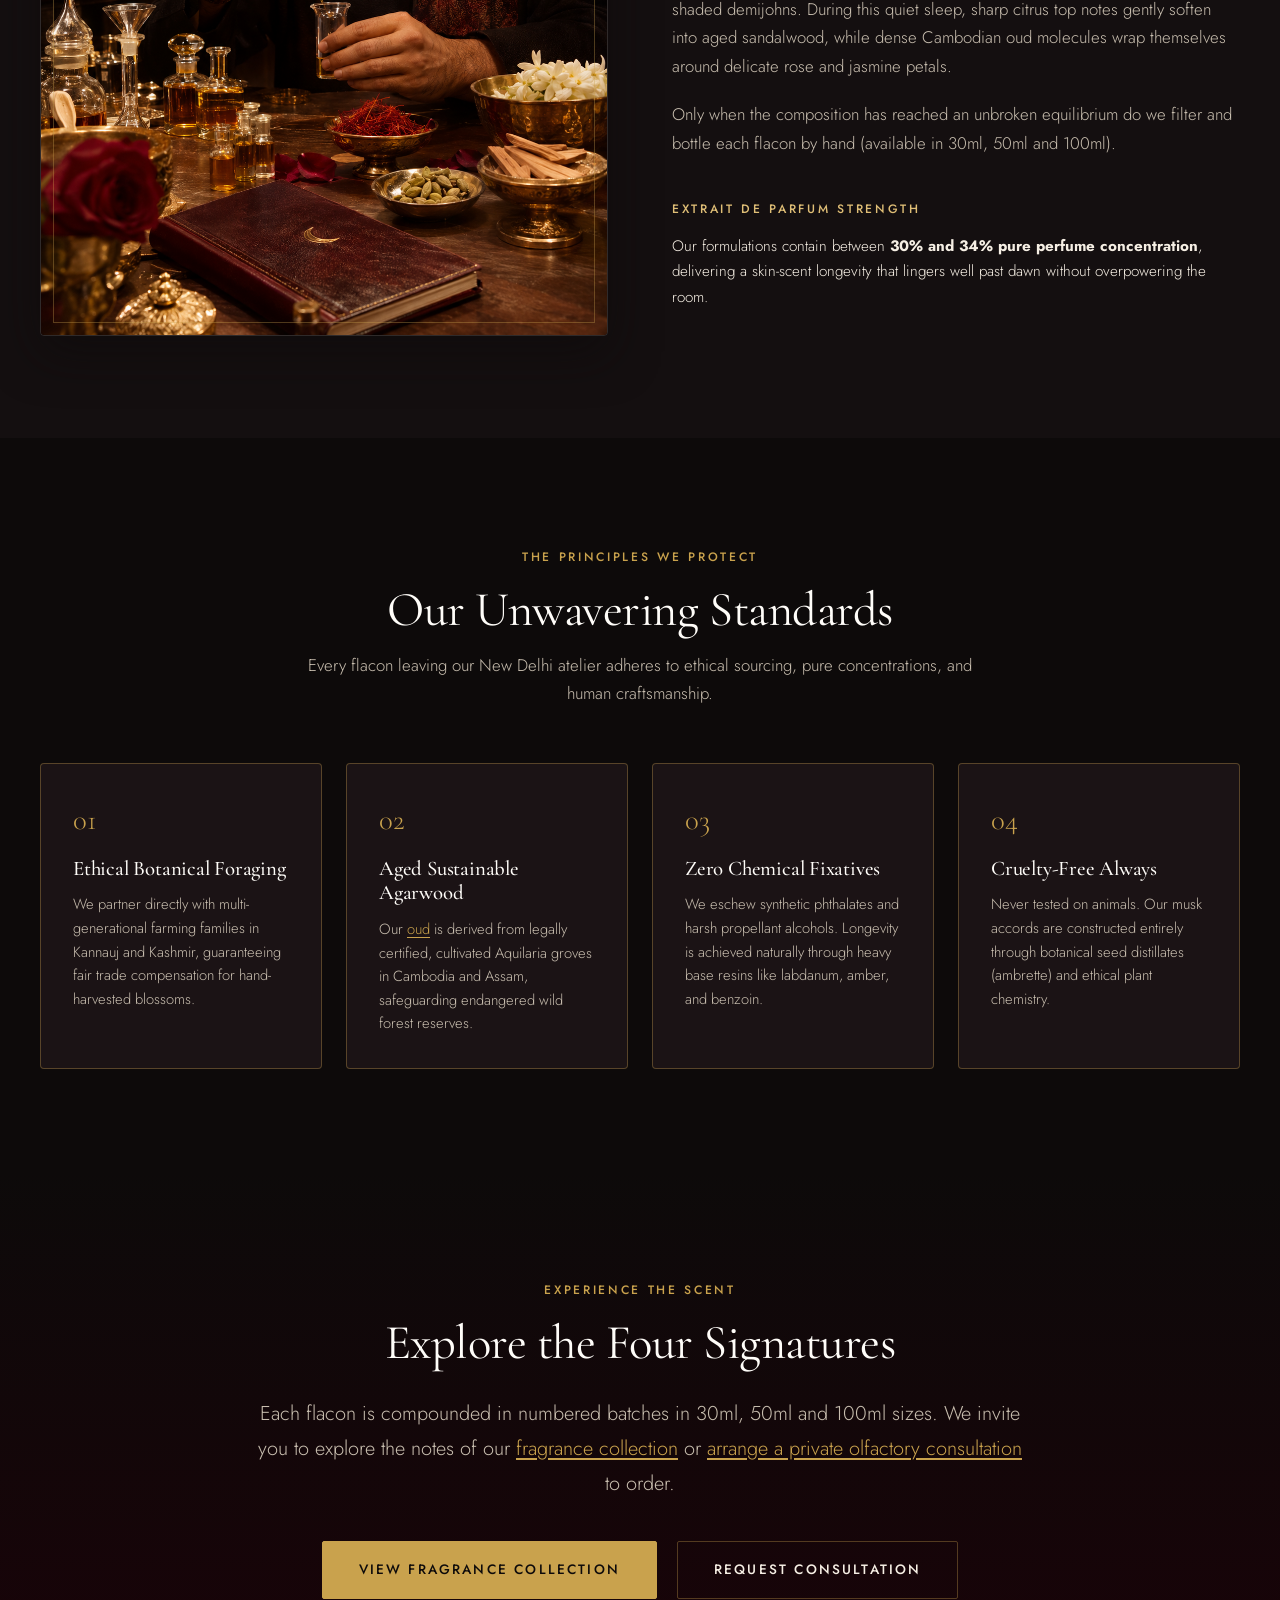
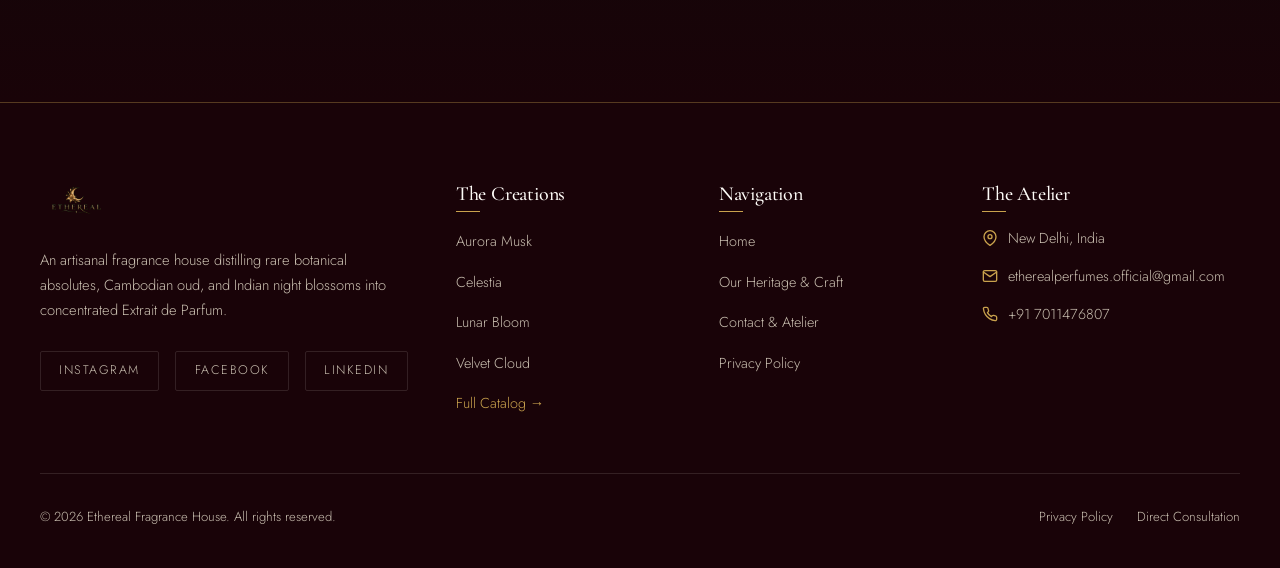
<file: about/index.html>
<!DOCTYPE html>
<html lang="en">
<head>
  <meta charset="UTF-8">
  <meta name="viewport" content="width=device-width, initial-scale=1.0">
  <title>About Ethereal | Handcrafted Luxury Perfumery, Delhi</title>
  <meta name="description" content="Discover the story behind Ethereal: Indian and Middle-Eastern perfumery, oud, saffron, rose and jasmine, blended into oil-rich Extrait de Parfum.">
  <meta name="author" content="Ethereal Fragrance House">
  <link rel="canonical" href="https://etherealperfumes.co.in/about/">

  <!-- Open Graph -->
  <meta property="og:type" content="article">
  <meta property="og:url" content="https://etherealperfumes.co.in/about/">
  <meta property="og:title" content="About Ethereal | Handcrafted Luxury Perfumery, Delhi">
  <meta property="og:description" content="Discover the story behind Ethereal: Indian and Middle-Eastern perfumery, oud, saffron, rose and jasmine, blended into oil-rich Extrait de Parfum.">
  <meta property="og:image" content="https://etherealperfumes.co.in/images/ethereal-perfumer-blending-oils.webp">
  <meta property="og:site_name" content="Ethereal">

  <!-- Twitter Card -->
  <meta name="twitter:card" content="summary_large_image">
  <meta name="twitter:url" content="https://etherealperfumes.co.in/about/">
  <meta name="twitter:title" content="About Ethereal | Handcrafted Luxury Perfumery, Delhi">
  <meta name="twitter:description" content="Discover the story behind Ethereal: Indian and Middle-Eastern perfumery, oud, saffron, rose and jasmine, blended into oil-rich Extrait de Parfum.">
  <meta name="twitter:image" content="https://etherealperfumes.co.in/images/ethereal-perfumer-blending-oils.webp">

  <!-- Favicon -->
  <link rel="icon" type="image/svg+xml" href="/favicon.svg">

  <!-- Google Fonts Preconnect & Styles -->
  <link rel="preconnect" href="https://fonts.googleapis.com">
  <link rel="preconnect" href="https://fonts.gstatic.com" crossorigin>
  <link href="https://fonts.googleapis.com/css2?family=Cormorant+Garamond:ital,wght@0,300;0,400;0,500;0,600;0,700;1,400;1,600&family=Jost:wght@300;400;500;600&display=swap" rel="stylesheet">

  <link rel="stylesheet" href="/styles.css">

  <!-- Google tag (gtag.js) -->
  <script async src="https://www.googletagmanager.com/gtag/js?id=G-EVJ6DFHT51"></script>
  <script>
    window.dataLayer = window.dataLayer || [];
    function gtag(){dataLayer.push(arguments);}
    gtag('js', new Date());
    gtag('config', 'G-EVJ6DFHT51');
  </script>
</head>
<body>

  <!-- Site Header -->
  <header class="site-header" role="banner">
    <div class="container header-inner">
      <a href="/" class="brand-logo-wrap" aria-label="Ethereal Home">
        <img src="/images/ethereal-logo-gold.png" alt="Ethereal luxury perfume logo with gold crescent moon and lily" class="brand-logo" width="160" height="44" decoding="async">
      </a>

      <!-- Desktop Navigation -->
      <nav class="nav-desktop" aria-label="Main Navigation">
        <a href="/" class="nav-link">Home</a>
        <a href="/products/" class="nav-link">Collection</a>
        <a href="/about/" class="nav-link active">Our Heritage</a>
        <a href="/contact/" class="nav-link">Contact & Atelier</a>
      </nav>

      <!-- Desktop Action CTA -->
      <a href="/contact/" class="btn btn-secondary header-cta-desktop">Enquire Now</a>

      <!-- Mobile Hamburger Button -->
      <button type="button" class="mobile-nav-toggle" aria-label="Toggle navigation menu" aria-expanded="false" aria-controls="mobile-drawer">
        <span class="hamburger-bar"></span>
        <span class="hamburger-bar"></span>
        <span class="hamburger-bar"></span>
      </button>
    </div>
  </header>

  <!-- Mobile Drawer Menu -->
  <div id="mobile-drawer" class="mobile-drawer" aria-hidden="true">
    <ul class="mobile-nav-list">
      <li><a href="/" class="mobile-nav-link">Home</a></li>
      <li><a href="/products/" class="mobile-nav-link">Fragrance Collection</a></li>
      <li><a href="/about/" class="mobile-nav-link active">Our Heritage & Craft</a></li>
      <li><a href="/contact/" class="mobile-nav-link">Private Consultation</a></li>
    </ul>

    <div class="mobile-drawer-footer">
      <p><strong class="text-gold">Atelier:</strong> New Delhi, India</p>
      <p><strong class="text-gold">Direct:</strong> <a href="tel:+917011476807">+91 7011476807</a></p>
      <p><strong class="text-gold">Email:</strong> <a href="mailto:etherealperfumes.official@gmail.com">etherealperfumes.official@gmail.com</a></p>
    </div>
  </div>

  <main id="main-content">

    <!-- Page Header Banner -->
    <section class="page-header">
      <div class="container reveal-on-scroll">
        <span class="eyebrow">The Atelier Chronicle</span>
        <h1 class="page-header-title">The Alchemy of Slow Perfumery</h1>
        <p class="page-header-subtitle">
          In an era of mass chemical formulations, we preserve the meditative craft of patient maceration, wild resin harvesting, and small-batch distillation.
        </p>
      </div>
    </section>

    <!-- Heritage Narrative Section -->
    <section class="section">
      <div class="container">
        <div class="split-editorial">
          <div class="editorial-content reveal-on-scroll">
            <span class="eyebrow">Genesis & Roots</span>
            <h2>Bridging Kannauj Copper and Levantine Incense.</h2>
            <p class="lead-text">
              Ethereal was born from a desire to return perfume to its sacred origins—as an intimate companion of warmth, memory, and presence rather than a loud olfactory statement.
            </p>
            <p class="text-ivory-muted">
              For centuries, the ancient trade winds carried Kannauj's delicate attars westward to the perfumed courts of Isfahan and Damascus, while rich Arabian myrrh, frankincense, and Cambodian agarwood traveled back across the Indian Ocean.
            </p>
            <p class="text-ivory-muted">
              We continue this cross-pollination. Working from our studio in New Delhi, our formulations weave Indian floral patience with the brooding, resinous depth of the Middle East.
            </p>
          </div>
          <div class="editorial-media reveal-on-scroll delay-1">
            <img src="/images/ethereal-perfume-collection.jpg" alt="Four Ethereal perfume bottles on burgundy velvet: Celestia, Lunar Bloom, Aurora Musk and Velvet Cloud" width="800" height="600" loading="lazy" decoding="async">
            <div class="editorial-media-accent"></div>
          </div>
        </div>
      </div>
    </section>

    <!-- Craftsmanship Section with Perfumer Image -->
    <section class="section" style="background-color: var(--color-black-surface);">
      <div class="container">
        <div class="split-editorial reverse">
          <div class="editorial-content reveal-on-scroll">
            <span class="eyebrow">The Maceration Process</span>
            <h2>Six Months in Shaded Glass demijohns.</h2>
            <p class="lead-text">
              Great perfumery is fundamentally an exercise in patience. Raw botanical oils contain hundreds of volatile aromatic compounds that clash when first assembled.
            </p>
            <p class="text-ivory-muted">
              We age our blends for a minimum of twenty-four weeks in climate-regulated, shaded demijohns. During this quiet sleep, sharp citrus top notes gently soften into aged sandalwood, while dense Cambodian oud molecules wrap themselves around delicate rose and jasmine petals.
            </p>
            <p class="text-ivory-muted">
              Only when the composition has reached an unbroken equilibrium do we filter and bottle each flacon by hand (available in 30ml, 50ml and 100ml).
            </p>
            <div style="margin-top: 1rem;">
              <span class="eyebrow" style="color: var(--color-gold-light);">Extrait de Parfum Strength</span>
              <p style="font-size: 0.95rem; color: var(--color-ivory);">
                Our formulations contain between <strong>30% and 34% pure perfume concentration</strong>, delivering a skin-scent longevity that lingers well past dawn without overpowering the room.
              </p>
            </div>
          </div>
          <div class="editorial-media reveal-on-scroll delay-1">
            <img src="/images/ethereal-perfumer-blending-oils.webp" alt="Perfumer blending fragrance oils with a dropper among bowls of saffron, jasmine and sandalwood" width="800" height="600" loading="lazy" decoding="async">
            <div class="editorial-media-accent"></div>
          </div>
        </div>
      </div>
    </section>

    <!-- The 4 Pillars of Ethereal -->
    <section class="section">
      <div class="container">
        <div style="text-align: center; max-width: 680px; margin: 0 auto 3.5rem;" class="reveal-on-scroll">
          <span class="eyebrow">The Principles We Protect</span>
          <h2>Our Unwavering Standards</h2>
          <p class="text-ivory-muted" style="margin-top: 0.75rem;">
            Every flacon leaving our New Delhi atelier adheres to ethical sourcing, pure concentrations, and human craftsmanship.
          </p>
        </div>

        <div class="ingredients-grid">
          
          <div class="ingredient-card reveal-on-scroll" style="aspect-ratio: auto; min-height: 280px; background-color: var(--color-black-card); border-color: var(--color-gold-border); padding: 2rem;">
            <div style="color: var(--color-gold); font-size: 1.8rem; font-family: var(--font-serif); margin-bottom: 0.75rem;">01</div>
            <h3 style="font-size: 1.3rem; margin-bottom: 0.75rem;">Ethical Botanical Foraging</h3>
            <p class="text-ivory-muted" style="font-size: 0.92rem; line-height: 1.6;">
              We partner directly with multi-generational farming families in Kannauj and Kashmir, guaranteeing fair trade compensation for hand-harvested blossoms.
            </p>
          </div>

          <div class="ingredient-card reveal-on-scroll delay-1" style="aspect-ratio: auto; min-height: 280px; background-color: var(--color-black-card); border-color: var(--color-gold-border); padding: 2rem;">
            <div style="color: var(--color-gold); font-size: 1.8rem; font-family: var(--font-serif); margin-bottom: 0.75rem;">02</div>
            <h3 style="font-size: 1.3rem; margin-bottom: 0.75rem;">Aged Sustainable Agarwood</h3>
            <p class="text-ivory-muted" style="font-size: 0.92rem; line-height: 1.6;">
              Our <a href="https://en.wikipedia.org/wiki/Agarwood" target="_blank" rel="noopener noreferrer" class="text-gold" style="text-decoration: underline; text-underline-offset: 3px;">oud</a> is derived from legally certified, cultivated Aquilaria groves in Cambodia and Assam, safeguarding endangered wild forest reserves.
            </p>
          </div>

          <div class="ingredient-card reveal-on-scroll delay-2" style="aspect-ratio: auto; min-height: 280px; background-color: var(--color-black-card); border-color: var(--color-gold-border); padding: 2rem;">
            <div style="color: var(--color-gold); font-size: 1.8rem; font-family: var(--font-serif); margin-bottom: 0.75rem;">03</div>
            <h3 style="font-size: 1.3rem; margin-bottom: 0.75rem;">Zero Chemical Fixatives</h3>
            <p class="text-ivory-muted" style="font-size: 0.92rem; line-height: 1.6;">
              We eschew synthetic phthalates and harsh propellant alcohols. Longevity is achieved naturally through heavy base resins like labdanum, amber, and benzoin.
            </p>
          </div>

          <div class="ingredient-card reveal-on-scroll delay-3" style="aspect-ratio: auto; min-height: 280px; background-color: var(--color-black-card); border-color: var(--color-gold-border); padding: 2rem;">
            <div style="color: var(--color-gold); font-size: 1.8rem; font-family: var(--font-serif); margin-bottom: 0.75rem;">04</div>
            <h3 style="font-size: 1.3rem; margin-bottom: 0.75rem;">Cruelty-Free Always</h3>
            <p class="text-ivory-muted" style="font-size: 0.92rem; line-height: 1.6;">
              Never tested on animals. Our musk accords are constructed entirely through botanical seed distillates (ambrette) and ethical plant chemistry.
            </p>
          </div>

        </div>
      </div>
    </section>

    <!-- Final Call to Action -->
    <section class="section" style="background: linear-gradient(180deg, var(--color-black) 0%, var(--color-burgundy-dark) 100%); text-align: center;">
      <div class="container container-narrow reveal-on-scroll">
        <span class="eyebrow">Experience The Scent</span>
        <h2 style="margin-bottom: 1.5rem;">Explore the Four Signatures</h2>
        <p class="lead-text" style="margin-bottom: 2.5rem;">
          Each flacon is compounded in numbered batches in 30ml, 50ml and 100ml sizes. We invite you to explore the notes of our <a href="/products/" class="text-gold" style="text-decoration: underline; text-underline-offset: 3px;">fragrance collection</a> or <a href="/contact/" class="text-gold" style="text-decoration: underline; text-underline-offset: 3px;">arrange a private olfactory consultation</a> to order.
        </p>
        <div class="btn-group" style="justify-content: center;">
          <a href="/products/" class="btn btn-primary">View Fragrance Collection</a>
          <a href="/contact/" class="btn btn-secondary">Request Consultation</a>
        </div>
      </div>
    </section>

  </main>

  <!-- Global Footer -->
  <footer class="site-footer" role="contentinfo">
    <div class="container">
      <div class="footer-grid">
        
        <div class="footer-col-brand">
          <a href="/" aria-label="Ethereal Home">
            <img src="/images/ethereal-logo-gold.png" alt="Ethereal luxury perfume logo with gold crescent moon and lily" class="footer-logo" width="160" height="44" decoding="async">
          </a>
          <p class="text-ivory-muted" style="font-size: 0.92rem; line-height: 1.7;">
            An artisanal fragrance house distilling rare botanical absolutes, Cambodian oud, and Indian night blossoms into concentrated Extrait de Parfum.
          </p>
          <div class="social-links-row">
            <a href="https://www.instagram.com/etherealperfumes.official/" class="social-pill" aria-label="Instagram" target="_blank" rel="noopener noreferrer">Instagram</a>
            <a href="https://www.facebook.com/profile.php?id=61596175691642" class="social-pill" aria-label="Facebook" target="_blank" rel="noopener noreferrer">Facebook</a>
            <a href="https://www.linkedin.com/company/etherealperfumes/" class="social-pill" aria-label="LinkedIn" target="_blank" rel="noopener noreferrer">LinkedIn</a>
          </div>
        </div>

        <div>
          <h4 class="footer-col-title">The Creations</h4>
          <ul class="footer-links-list">
            <li><a href="/products/aurora-musk/" class="footer-link">Aurora Musk</a></li>
            <li><a href="/products/celestia/" class="footer-link">Celestia</a></li>
            <li><a href="/products/lunar-bloom/" class="footer-link">Lunar Bloom</a></li>
            <li><a href="/products/velvet-cloud/" class="footer-link">Velvet Cloud</a></li>
            <li><a href="/products/" class="footer-link text-gold">Full Catalog &rarr;</a></li>
          </ul>
        </div>

        <div>
          <h4 class="footer-col-title">Navigation</h4>
          <ul class="footer-links-list">
            <li><a href="/" class="footer-link">Home</a></li>
            <li><a href="/about/" class="footer-link">Our Heritage & Craft</a></li>
            <li><a href="/contact/" class="footer-link">Contact & Atelier</a></li>
            <li><a href="/privacy-policy/" class="footer-link">Privacy Policy</a></li>
          </ul>
        </div>

        <div>
          <h4 class="footer-col-title">The Atelier</h4>
          <div class="footer-contact-item">
            <svg viewBox="0 0 24 24" fill="none" stroke="currentColor" stroke-width="2" stroke-linecap="round" stroke-linejoin="round"><path d="M21 10c0 7-9 13-9 13s-9-6-9-13a9 9 0 0 1 18 0z"></path><circle cx="12" cy="10" r="3"></circle></svg>
            <span>New Delhi, India</span>
          </div>
          <div class="footer-contact-item">
            <svg viewBox="0 0 24 24" fill="none" stroke="currentColor" stroke-width="2" stroke-linecap="round" stroke-linejoin="round"><path d="M4 4h16c1.1 0 2 .9 2 2v12c0 1.1-.9 2-2 2H4c-1.1 0-2-.9-2-2V6c0-1.1.9-2 2-2z"></path><polyline points="22,6 12,13 2,6"></polyline></svg>
            <a href="mailto:etherealperfumes.official@gmail.com" class="footer-link">etherealperfumes.official@gmail.com</a>
          </div>
          <div class="footer-contact-item">
            <svg viewBox="0 0 24 24" fill="none" stroke="currentColor" stroke-width="2" stroke-linecap="round" stroke-linejoin="round"><path d="M22 16.92v3a2 2 0 0 1-2.18 2 19.79 19.79 0 0 1-8.63-3.07 19.5 19.5 0 0 1-6-6 19.79 19.79 0 0 1-3.07-8.67A2 2 0 0 1 4.11 2h3a2 2 0 0 1 2 1.72 12.84 12.84 0 0 0 .7 2.81 2 2 0 0 1-.45 2.11L8.09 9.91a16 16 0 0 0 6 6l1.27-1.27a2 2 0 0 1 2.11-.45 12.84 12.84 0 0 0 2.81.7A2 2 0 0 1 22 16.92z"></path></svg>
            <a href="tel:+917011476807" class="footer-link">+91 7011476807</a>
          </div>
        </div>

      </div>

      <div class="footer-bottom">
        <p>&copy; 2026 Ethereal Fragrance House. All rights reserved.</p>
        <div class="footer-legal-links">
          <a href="/privacy-policy/">Privacy Policy</a>
          <a href="/contact/">Direct Consultation</a>
        </div>
      </div>
    </div>
  </footer>

  <script src="/script.js" defer></script>
</body>
</html>
</file>
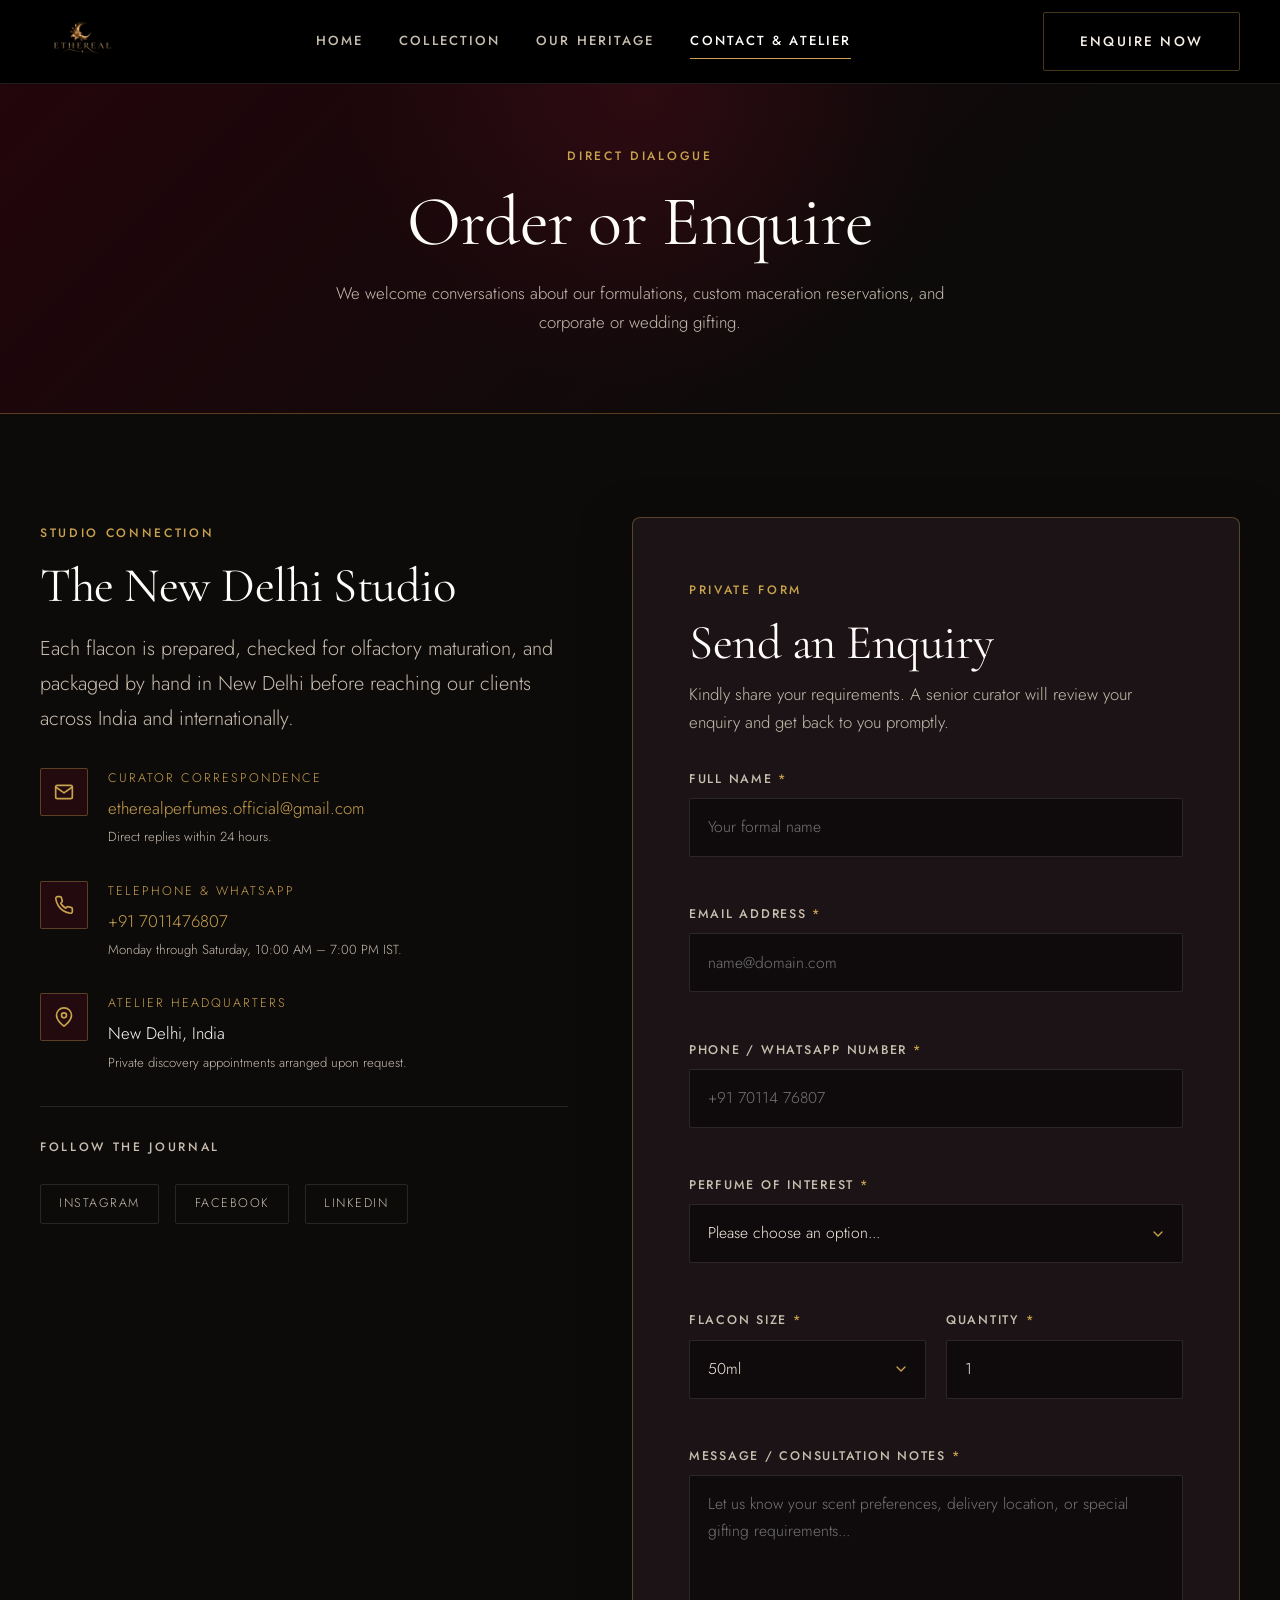
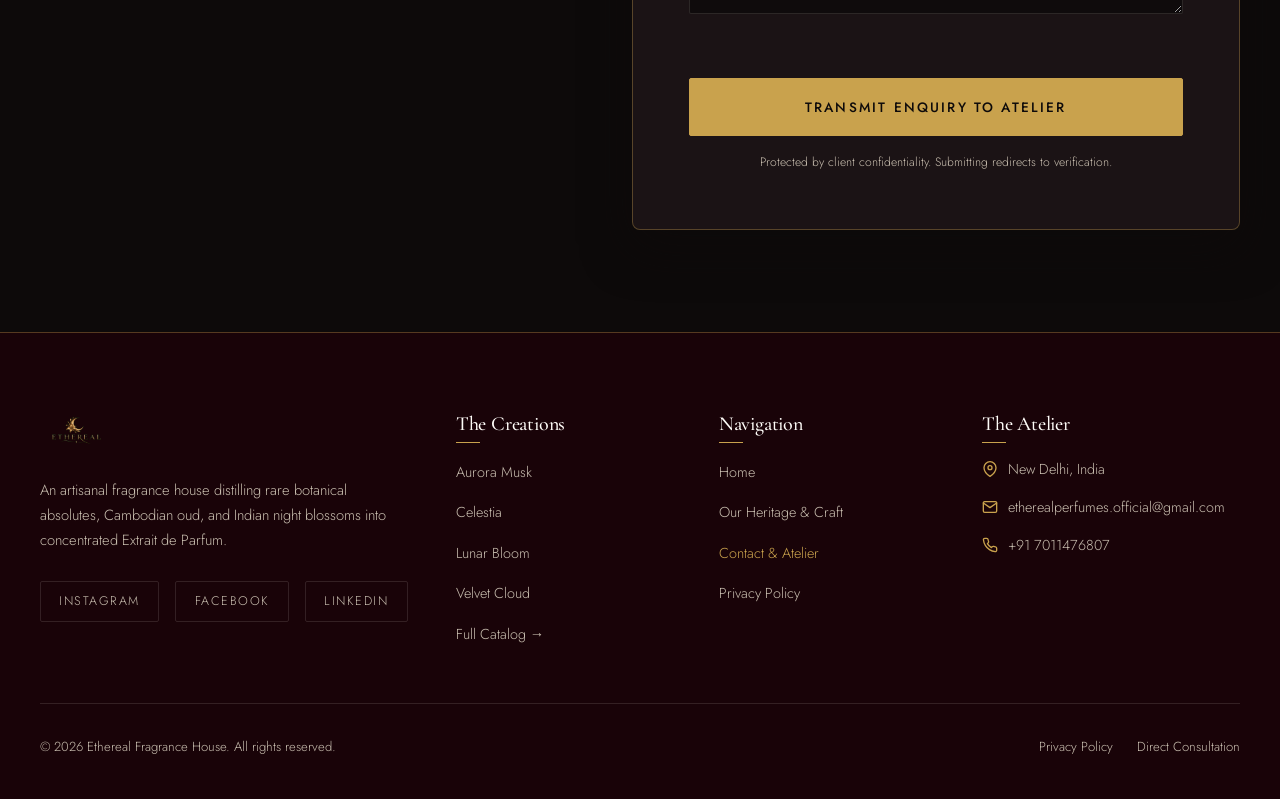
<file: contact/index.html>
<!DOCTYPE html>
<html lang="en">
<head>
  <meta charset="UTF-8">
  <meta name="viewport" content="width=device-width, initial-scale=1.0">
  <title>Order or Enquire | Ethereal Luxury Perfumes</title>
  <meta name="description" content="Order or enquire about Ethereal luxury perfumes. Tell us your choice and our team will confirm availability and delivery within 24 hours.">
  <meta name="author" content="Ethereal Fragrance House">
  <link rel="canonical" href="https://etherealperfumes.co.in/contact/">

  <!-- Open Graph -->
  <meta property="og:type" content="website">
  <meta property="og:url" content="https://etherealperfumes.co.in/contact/">
  <meta property="og:title" content="Order or Enquire | Ethereal Luxury Perfumes">
  <meta property="og:description" content="Order or enquire about Ethereal luxury perfumes. Tell us your choice and our team will confirm availability and delivery within 24 hours.">
  <meta property="og:image" content="https://etherealperfumes.co.in/images/ethereal-perfume-collection.jpg">
  <meta property="og:site_name" content="Ethereal">

  <!-- Twitter Card -->
  <meta name="twitter:card" content="summary_large_image">
  <meta name="twitter:url" content="https://etherealperfumes.co.in/contact/">
  <meta name="twitter:title" content="Order or Enquire | Ethereal Luxury Perfumes">
  <meta name="twitter:description" content="Order or enquire about Ethereal luxury perfumes. Tell us your choice and our team will confirm availability and delivery within 24 hours.">
  <meta name="twitter:image" content="https://etherealperfumes.co.in/images/ethereal-perfume-collection.jpg">

  <!-- Favicon -->
  <link rel="icon" type="image/svg+xml" href="/favicon.svg">

  <!-- Google Fonts Preconnect & Styles -->
  <link rel="preconnect" href="https://fonts.googleapis.com">
  <link rel="preconnect" href="https://fonts.gstatic.com" crossorigin>
  <link href="https://fonts.googleapis.com/css2?family=Cormorant+Garamond:ital,wght@0,300;0,400;0,500;0,600;0,700;1,400;1,600&family=Jost:wght@300;400;500;600&display=swap" rel="stylesheet">

  <link rel="stylesheet" href="/styles.css">

  <!-- Google tag (gtag.js) -->
  <script async src="https://www.googletagmanager.com/gtag/js?id=G-EVJ6DFHT51"></script>
  <script>
    window.dataLayer = window.dataLayer || [];
    function gtag(){dataLayer.push(arguments);}
    gtag('js', new Date());
    gtag('config', 'G-EVJ6DFHT51');
  </script>
</head>
<body>

  <!-- Site Header -->
  <header class="site-header" role="banner">
    <div class="container header-inner">
      <a href="/" class="brand-logo-wrap" aria-label="Ethereal Home">
        <img src="/images/ethereal-logo-gold.png" alt="Ethereal luxury perfume logo with gold crescent moon and lily" class="brand-logo" width="160" height="44" decoding="async">
      </a>

      <!-- Desktop Navigation -->
      <nav class="nav-desktop" aria-label="Main Navigation">
        <a href="/" class="nav-link">Home</a>
        <a href="/products/" class="nav-link">Collection</a>
        <a href="/about/" class="nav-link">Our Heritage</a>
        <a href="/contact/" class="nav-link active">Contact & Atelier</a>
      </nav>

      <!-- Desktop Action CTA -->
      <a href="/contact/" class="btn btn-secondary header-cta-desktop">Enquire Now</a>

      <!-- Mobile Hamburger Button -->
      <button type="button" class="mobile-nav-toggle" aria-label="Toggle navigation menu" aria-expanded="false" aria-controls="mobile-drawer">
        <span class="hamburger-bar"></span>
        <span class="hamburger-bar"></span>
        <span class="hamburger-bar"></span>
      </button>
    </div>
  </header>

  <!-- Mobile Drawer Menu -->
  <div id="mobile-drawer" class="mobile-drawer" aria-hidden="true">
    <ul class="mobile-nav-list">
      <li><a href="/" class="mobile-nav-link">Home</a></li>
      <li><a href="/products/" class="mobile-nav-link">Fragrance Collection</a></li>
      <li><a href="/about/" class="mobile-nav-link">Our Heritage & Craft</a></li>
      <li><a href="/contact/" class="mobile-nav-link active">Private Consultation</a></li>
    </ul>

    <div class="mobile-drawer-footer">
      <p><strong class="text-gold">Atelier:</strong> New Delhi, India</p>
      <p><strong class="text-gold">Direct:</strong> <a href="tel:+917011476807">+91 7011476807</a></p>
      <p><strong class="text-gold">Email:</strong> <a href="mailto:etherealperfumes.official@gmail.com">etherealperfumes.official@gmail.com</a></p>
    </div>
  </div>

  <main id="main-content">

    <!-- Page Header -->
    <section class="page-header">
      <div class="container reveal-on-scroll">
        <span class="eyebrow">Direct Dialogue</span>
        <h1 class="page-header-title">Order or Enquire</h1>
        <p class="page-header-subtitle">
          We welcome conversations about our formulations, custom maceration reservations, and corporate or wedding gifting.
        </p>
      </div>
    </section>

    <!-- Contact & Form Section -->
    <section class="section">
      <div class="container">
        
        <div class="contact-layout">

          <!-- Direct Atelier Information -->
          <div class="contact-info-card reveal-on-scroll">
            <div>
              <span class="eyebrow">Studio Connection</span>
              <h2>The New Delhi Studio</h2>
              <p class="lead-text" style="margin-top: 1rem;">
                Each flacon is prepared, checked for olfactory maturation, and packaged by hand in New Delhi before reaching our clients across India and internationally.
              </p>
            </div>

            <!-- Contact Method 1: Email -->
            <div class="contact-method-item">
              <div class="contact-icon-box" aria-hidden="true">
                <svg viewBox="0 0 24 24" fill="none" stroke="currentColor" stroke-width="2" stroke-linecap="round" stroke-linejoin="round"><path d="M4 4h16c1.1 0 2 .9 2 2v12c0 1.1-.9 2-2 2H4c-1.1 0-2-.9-2-2V6c0-1.1.9-2 2-2z"></path><polyline points="22,6 12,13 2,6"></polyline></svg>
              </div>
              <div>
                <div class="contact-item-title">Curator Correspondence</div>
                <div class="contact-item-val">
                  <a href="mailto:etherealperfumes.official@gmail.com" style="color: var(--color-gold);">etherealperfumes.official@gmail.com</a>
                </div>
                <p style="font-size: 0.82rem; color: var(--color-ivory-muted); margin-top: 0.25rem;">
                  Direct replies within 24 hours.
                </p>
              </div>
            </div>

            <!-- Contact Method 2: Phone -->
            <div class="contact-method-item">
              <div class="contact-icon-box" aria-hidden="true">
                <svg viewBox="0 0 24 24" fill="none" stroke="currentColor" stroke-width="2" stroke-linecap="round" stroke-linejoin="round"><path d="M22 16.92v3a2 2 0 0 1-2.18 2 19.79 19.79 0 0 1-8.63-3.07 19.5 19.5 0 0 1-6-6 19.79 19.79 0 0 1-3.07-8.67A2 2 0 0 1 4.11 2h3a2 2 0 0 1 2 1.72 12.84 12.84 0 0 0 .7 2.81 2 2 0 0 1-.45 2.11L8.09 9.91a16 16 0 0 0 6 6l1.27-1.27a2 2 0 0 1 2.11-.45 12.84 12.84 0 0 0 2.81.7A2 2 0 0 1 22 16.92z"></path></svg>
              </div>
              <div>
                <div class="contact-item-title">Telephone & WhatsApp</div>
                <div class="contact-item-val">
                  <a href="tel:+917011476807" style="color: var(--color-gold);">+91 7011476807</a>
                </div>
                <p style="font-size: 0.82rem; color: var(--color-ivory-muted); margin-top: 0.25rem;">
                  Monday through Saturday, 10:00 AM – 7:00 PM IST.
                </p>
              </div>
            </div>

            <!-- Contact Method 3: Location -->
            <div class="contact-method-item">
              <div class="contact-icon-box" aria-hidden="true">
                <svg viewBox="0 0 24 24" fill="none" stroke="currentColor" stroke-width="2" stroke-linecap="round" stroke-linejoin="round"><path d="M21 10c0 7-9 13-9 13s-9-6-9-13a9 9 0 0 1 18 0z"></path><circle cx="12" cy="10" r="3"></circle></svg>
              </div>
              <div>
                <div class="contact-item-title">Atelier Headquarters</div>
                <div class="contact-item-val">New Delhi, India</div>
                <p style="font-size: 0.82rem; color: var(--color-ivory-muted); margin-top: 0.25rem;">
                  Private discovery appointments arranged upon request.
                </p>
              </div>
            </div>

            <!-- Social Media Channels -->
            <div style="border-top: 1px solid var(--color-border-subtle); padding-top: 1.5rem;">
              <span class="eyebrow" style="color: var(--color-ivory-muted);">Follow the Journal</span>
              <div class="social-links-row" style="margin-top: 0.75rem;">
                <a href="https://www.instagram.com/etherealperfumes.official/" class="social-pill" aria-label="Instagram" target="_blank" rel="noopener noreferrer">Instagram</a>
                <a href="https://www.facebook.com/profile.php?id=61596175691642" class="social-pill" aria-label="Facebook" target="_blank" rel="noopener noreferrer">Facebook</a>
                <a href="https://www.linkedin.com/company/etherealperfumes/" class="social-pill" aria-label="LinkedIn" target="_blank" rel="noopener noreferrer">LinkedIn</a>
              </div>
            </div>

          </div>

          <!-- The Enquiry Form -->
          <div class="form-wrapper reveal-on-scroll delay-1">
            <div class="form-header">
              <span class="eyebrow">Private Form</span>
              <h2>Send an Enquiry</h2>
              <p class="text-ivory-muted" style="margin-top: 0.5rem;">
                Kindly share your requirements. A senior curator will review your enquiry and get back to you promptly.
              </p>
            </div>

            <form data-ethereal-form id="contact-enquiry-form" novalidate>
              <!-- Web3Forms Access Key -->
              <input type="hidden" name="access_key" value="dd38788d-08e6-4d7c-9d96-13631d5d9539">
              
              <!-- Anti-Spam Honeypot -->
              <input type="checkbox" name="botcheck" class="hidden-bot" tabindex="-1" autocomplete="off">

              <!-- Submission Feedback Container -->
              <div class="form-feedback" role="alert"></div>

              <!-- Full Name -->
              <div class="form-group">
                <label for="contact-name" class="form-label">Full Name <span class="req">*</span></label>
                <input type="text" id="contact-name" name="name" class="form-control" placeholder="Your formal name" required autocomplete="name">
                <span class="form-error"></span>
              </div>

              <!-- Email Address -->
              <div class="form-group">
                <label for="contact-email" class="form-label">Email Address <span class="req">*</span></label>
                <input type="email" id="contact-email" name="email" class="form-control" placeholder="name@domain.com" required autocomplete="email">
                <span class="form-error"></span>
              </div>

              <!-- Phone Number -->
              <div class="form-group">
                <label for="contact-phone" class="form-label">Phone / WhatsApp Number <span class="req">*</span></label>
                <input type="tel" id="contact-phone" name="phone" class="form-control" placeholder="+91 70114 76807" required autocomplete="tel">
                <span class="form-error"></span>
              </div>

              <!-- Perfume Selection Dropdown -->
              <div class="form-group">
                <label for="contact-perfume" class="form-label">Perfume of Interest <span class="req">*</span></label>
                <select id="contact-perfume" name="perfume" class="form-control" required>
                  <option value="">Please choose an option...</option>
                  <option value="Aurora Musk (Amber, Oud, Saffron)">Aurora Musk — Amber, Cambodian Oud, Saffron</option>
                  <option value="Celestia (White Floral, Jasmine)">Celestia — White Floral, Sambac Jasmine</option>
                  <option value="Lunar Bloom (Damascena Rose, Sandalwood)">Lunar Bloom — Dark Rose, Mysore Sandalwood</option>
                  <option value="Velvet Cloud (Bourbon Vanilla, Cashmere)">Velvet Cloud — Smoked Bourbon Vanilla, Cedar</option>
                  <option value="Gift set / Not sure">Gift set / Not sure (Personal Guidance Requested)</option>
                </select>
                <span class="form-error"></span>
              </div>

              <!-- Flacon Size & Quantity Selection -->
              <div style="display: grid; grid-template-columns: repeat(auto-fit, minmax(200px, 1fr)); gap: 1.25rem;">
                <div class="form-group">
                  <label for="contact-size" class="form-label">Flacon Size <span class="req">*</span></label>
                  <select id="contact-size" name="size" class="form-control" required>
                    <option value="50ml" selected>50ml</option>
                    <option value="30ml">30ml</option>
                    <option value="100ml">100ml</option>
                    <option value="Not sure">Not sure</option>
                  </select>
                  <span class="form-error"></span>
                </div>

                <div class="form-group">
                  <label for="contact-quantity" class="form-label">Quantity <span class="req">*</span></label>
                  <input type="number" id="contact-quantity" name="quantity" class="form-control" value="1" min="1" max="10" required>
                  <span class="form-error"></span>
                </div>
              </div>

              <!-- Message -->
              <div class="form-group">
                <label for="contact-message" class="form-label">Message / Consultation Notes <span class="req">*</span></label>
                <textarea id="contact-message" name="message" class="form-control" rows="4" placeholder="Let us know your scent preferences, delivery location, or special gifting requirements..." required></textarea>
                <span class="form-error"></span>
              </div>

              <button type="submit" class="btn btn-primary" style="width: 100%; margin-top: 0.5rem;">
                Transmit Enquiry to Atelier
              </button>

              <p style="font-size: 0.76rem; color: var(--color-ivory-muted); text-align: center; margin-top: 1rem;">
                Protected by client confidentiality. Submitting redirects to verification.
              </p>
            </form>

          </div>

        </div>

      </div>
    </section>

  </main>

  <!-- Global Footer -->
  <footer class="site-footer" role="contentinfo">
    <div class="container">
      <div class="footer-grid">
        
        <div class="footer-col-brand">
          <a href="/" aria-label="Ethereal Home">
            <img src="/images/ethereal-logo-gold.png" alt="Ethereal luxury perfume logo with gold crescent moon and lily" class="footer-logo" width="160" height="44" decoding="async">
          </a>
          <p class="text-ivory-muted" style="font-size: 0.92rem; line-height: 1.7;">
            An artisanal fragrance house distilling rare botanical absolutes, Cambodian oud, and Indian night blossoms into concentrated Extrait de Parfum.
          </p>
          <div class="social-links-row">
            <a href="https://www.instagram.com/etherealperfumes.official/" class="social-pill" aria-label="Instagram" target="_blank" rel="noopener noreferrer">Instagram</a>
            <a href="https://www.facebook.com/profile.php?id=61596175691642" class="social-pill" aria-label="Facebook" target="_blank" rel="noopener noreferrer">Facebook</a>
            <a href="https://www.linkedin.com/company/etherealperfumes/" class="social-pill" aria-label="LinkedIn" target="_blank" rel="noopener noreferrer">LinkedIn</a>
          </div>
        </div>

        <div>
          <h4 class="footer-col-title">The Creations</h4>
          <ul class="footer-links-list">
            <li><a href="/products/aurora-musk/" class="footer-link">Aurora Musk</a></li>
            <li><a href="/products/celestia/" class="footer-link">Celestia</a></li>
            <li><a href="/products/lunar-bloom/" class="footer-link">Lunar Bloom</a></li>
            <li><a href="/products/velvet-cloud/" class="footer-link">Velvet Cloud</a></li>
            <li><a href="/products/" class="footer-link">Full Catalog &rarr;</a></li>
          </ul>
        </div>

        <div>
          <h4 class="footer-col-title">Navigation</h4>
          <ul class="footer-links-list">
            <li><a href="/" class="footer-link">Home</a></li>
            <li><a href="/about/" class="footer-link">Our Heritage & Craft</a></li>
            <li><a href="/contact/" class="footer-link text-gold">Contact & Atelier</a></li>
            <li><a href="/privacy-policy/" class="footer-link">Privacy Policy</a></li>
          </ul>
        </div>

        <div>
          <h4 class="footer-col-title">The Atelier</h4>
          <div class="footer-contact-item">
            <svg viewBox="0 0 24 24" fill="none" stroke="currentColor" stroke-width="2" stroke-linecap="round" stroke-linejoin="round"><path d="M21 10c0 7-9 13-9 13s-9-6-9-13a9 9 0 0 1 18 0z"></path><circle cx="12" cy="10" r="3"></circle></svg>
            <span>New Delhi, India</span>
          </div>
          <div class="footer-contact-item">
            <svg viewBox="0 0 24 24" fill="none" stroke="currentColor" stroke-width="2" stroke-linecap="round" stroke-linejoin="round"><path d="M4 4h16c1.1 0 2 .9 2 2v12c0 1.1-.9 2-2 2H4c-1.1 0-2-.9-2-2V6c0-1.1.9-2 2-2z"></path><polyline points="22,6 12,13 2,6"></polyline></svg>
            <a href="mailto:etherealperfumes.official@gmail.com" class="footer-link">etherealperfumes.official@gmail.com</a>
          </div>
          <div class="footer-contact-item">
            <svg viewBox="0 0 24 24" fill="none" stroke="currentColor" stroke-width="2" stroke-linecap="round" stroke-linejoin="round"><path d="M22 16.92v3a2 2 0 0 1-2.18 2 19.79 19.79 0 0 1-8.63-3.07 19.5 19.5 0 0 1-6-6 19.79 19.79 0 0 1-3.07-8.67A2 2 0 0 1 4.11 2h3a2 2 0 0 1 2 1.72 12.84 12.84 0 0 0 .7 2.81 2 2 0 0 1-.45 2.11L8.09 9.91a16 16 0 0 0 6 6l1.27-1.27a2 2 0 0 1 2.11-.45 12.84 12.84 0 0 0 2.81.7A2 2 0 0 1 22 16.92z"></path></svg>
            <a href="tel:+917011476807" class="footer-link">+91 7011476807</a>
          </div>
        </div>

      </div>

      <div class="footer-bottom">
        <p>&copy; 2026 Ethereal Fragrance House. All rights reserved.</p>
        <div class="footer-legal-links">
          <a href="/privacy-policy/">Privacy Policy</a>
          <a href="/contact/">Direct Consultation</a>
        </div>
      </div>
    </div>
  </footer>

  <script src="/script.js" defer></script>
</body>
</html>
</file>
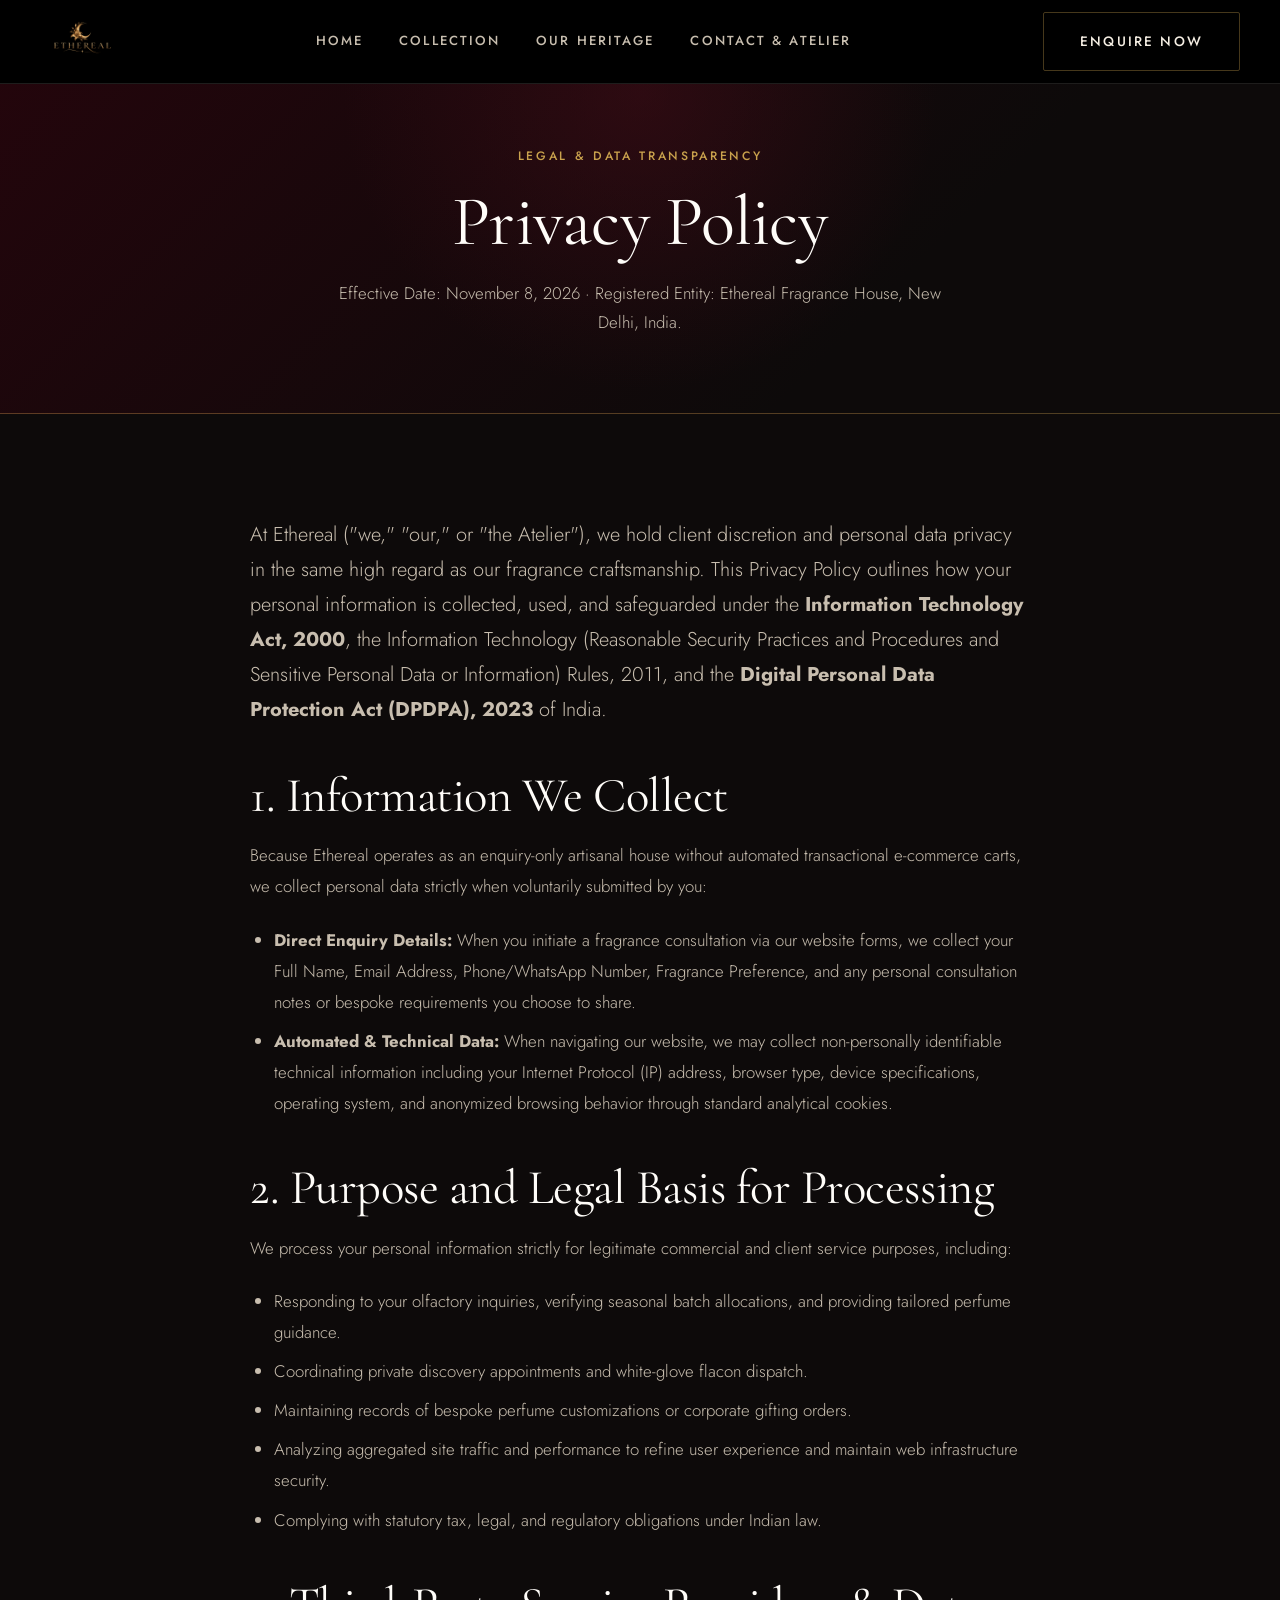
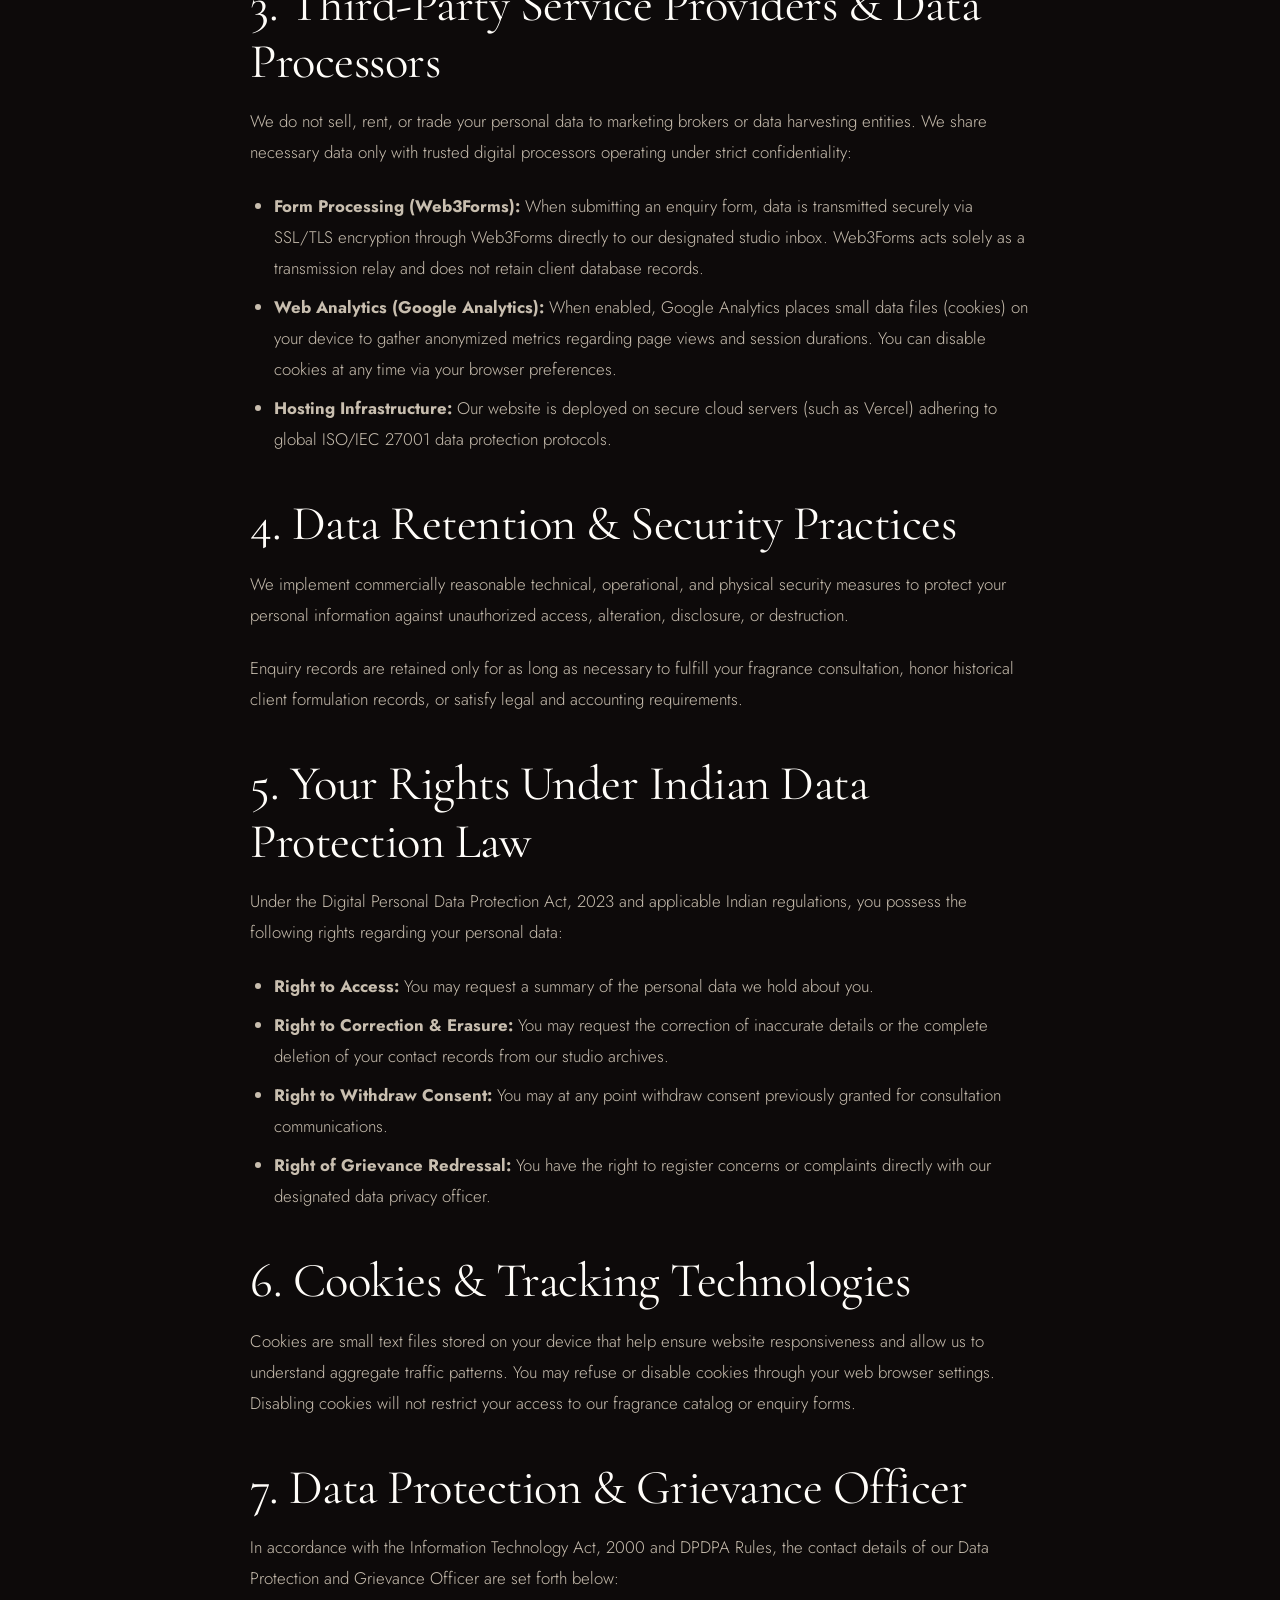
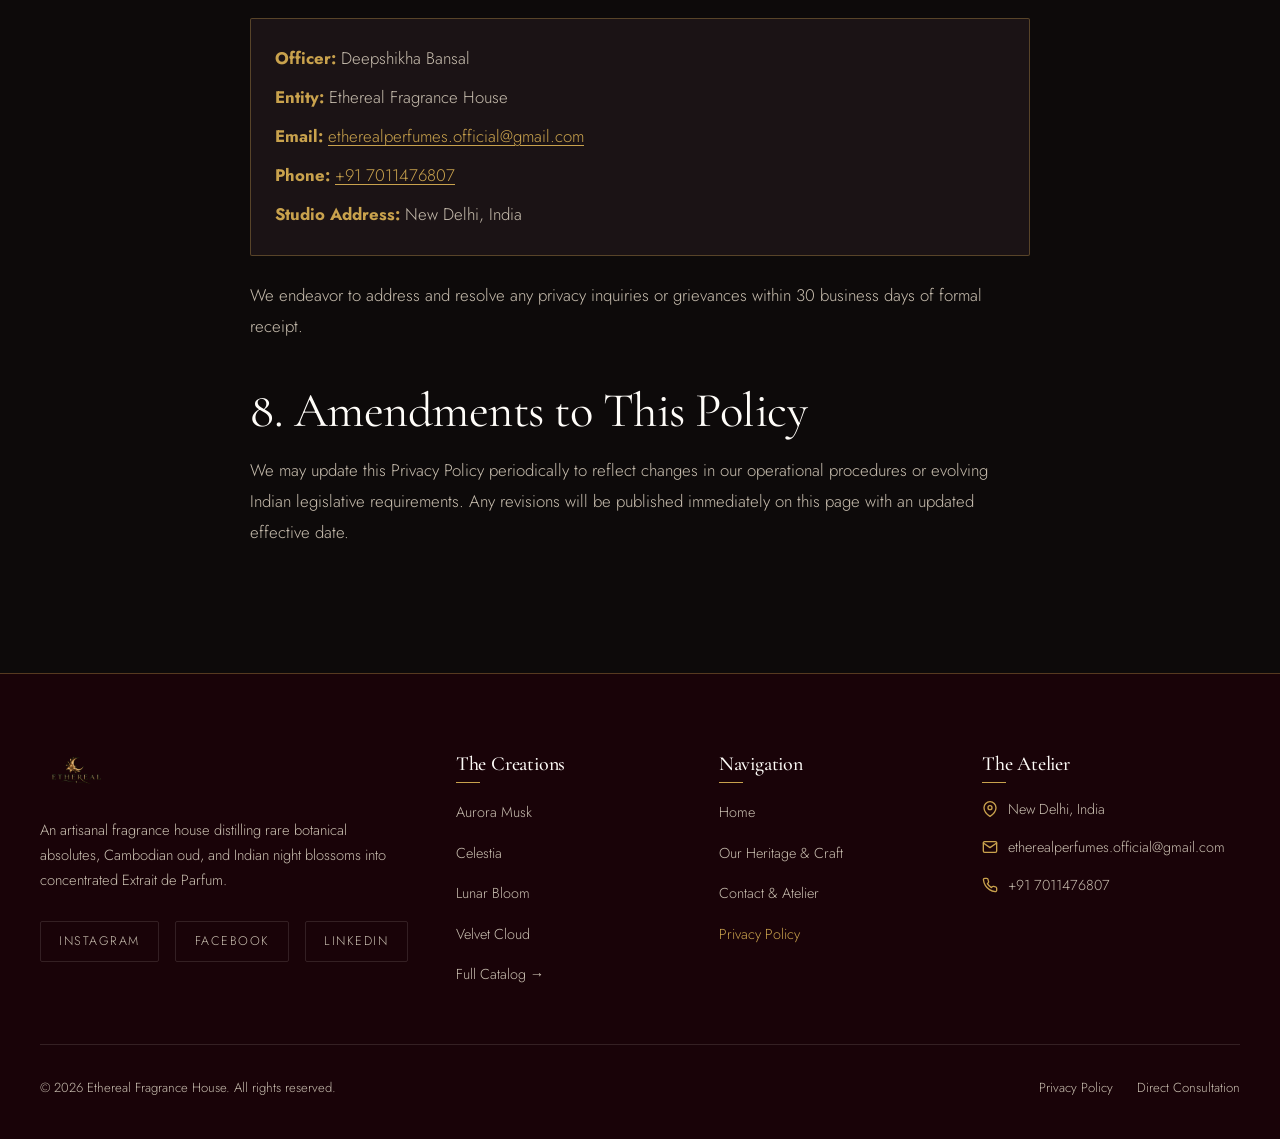
<file: privacy-policy/index.html>
<!DOCTYPE html>
<html lang="en">
<head>
  <meta charset="UTF-8">
  <meta name="viewport" content="width=device-width, initial-scale=1.0">
  <title>Privacy Policy | Ethereal Fragrance House</title>
  <meta name="description" content="Privacy Policy for Ethereal Fragrance House, New Delhi. Learn how we collect, protect, and respect your enquiry details and personal data in accordance with Indian law.">
  <meta name="author" content="Ethereal Fragrance House">
  <link rel="canonical" href="https://etherealperfumes.co.in/privacy-policy/">

  <!-- Open Graph -->
  <meta property="og:type" content="article">
  <meta property="og:url" content="https://etherealperfumes.co.in/privacy-policy/">
  <meta property="og:title" content="Privacy Policy | Ethereal Fragrance House">
  <meta property="og:description" content="Privacy Policy for Ethereal Fragrance House, New Delhi. Compliant with Indian DPDP Act & IT Act.">
  <meta property="og:image" content="https://etherealperfumes.co.in/images/ethereal-logo-gold.png">
  <meta property="og:site_name" content="Ethereal">

  <!-- Twitter Card -->
  <meta name="twitter:card" content="summary">
  <meta name="twitter:url" content="https://etherealperfumes.co.in/privacy-policy/">
  <meta name="twitter:title" content="Privacy Policy | Ethereal Fragrance House">
  <meta name="twitter:description" content="Privacy Policy for Ethereal Fragrance House, New Delhi.">

  <!-- Favicon -->
  <link rel="icon" type="image/svg+xml" href="/favicon.svg">

  <!-- Google Fonts Preconnect & Styles -->
  <link rel="preconnect" href="https://fonts.googleapis.com">
  <link rel="preconnect" href="https://fonts.gstatic.com" crossorigin>
  <link href="https://fonts.googleapis.com/css2?family=Cormorant+Garamond:ital,wght@0,300;0,400;0,500;0,600;0,700;1,400;1,600&family=Jost:wght@300;400;500;600&display=swap" rel="stylesheet">

  <link rel="stylesheet" href="/styles.css">

  <!-- Google tag (gtag.js) -->
  <script async src="https://www.googletagmanager.com/gtag/js?id=G-EVJ6DFHT51"></script>
  <script>
    window.dataLayer = window.dataLayer || [];
    function gtag(){dataLayer.push(arguments);}
    gtag('js', new Date());
    gtag('config', 'G-EVJ6DFHT51');
  </script>
</head>
<body>

  <!-- Site Header -->
  <header class="site-header" role="banner">
    <div class="container header-inner">
      <a href="/" class="brand-logo-wrap" aria-label="Ethereal Home">
        <img src="/images/ethereal-logo-gold.png" alt="Ethereal luxury perfume logo with gold crescent moon and lily" class="brand-logo" width="160" height="44" decoding="async">
      </a>

      <!-- Desktop Navigation -->
      <nav class="nav-desktop" aria-label="Main Navigation">
        <a href="/" class="nav-link">Home</a>
        <a href="/products/" class="nav-link">Collection</a>
        <a href="/about/" class="nav-link">Our Heritage</a>
        <a href="/contact/" class="nav-link">Contact & Atelier</a>
      </nav>

      <!-- Desktop Action CTA -->
      <a href="/contact/" class="btn btn-secondary header-cta-desktop">Enquire Now</a>

      <!-- Mobile Hamburger Button -->
      <button type="button" class="mobile-nav-toggle" aria-label="Toggle navigation menu" aria-expanded="false" aria-controls="mobile-drawer">
        <span class="hamburger-bar"></span>
        <span class="hamburger-bar"></span>
        <span class="hamburger-bar"></span>
      </button>
    </div>
  </header>

  <!-- Mobile Drawer Menu -->
  <div id="mobile-drawer" class="mobile-drawer" aria-hidden="true">
    <ul class="mobile-nav-list">
      <li><a href="/" class="mobile-nav-link">Home</a></li>
      <li><a href="/products/" class="mobile-nav-link">Fragrance Collection</a></li>
      <li><a href="/about/" class="mobile-nav-link">Our Heritage & Craft</a></li>
      <li><a href="/contact/" class="mobile-nav-link">Private Consultation</a></li>
    </ul>

    <div class="mobile-drawer-footer">
      <p><strong class="text-gold">Atelier:</strong> New Delhi, India</p>
      <p><strong class="text-gold">Direct:</strong> <a href="tel:+917011476807">+91 7011476807</a></p>
      <p><strong class="text-gold">Email:</strong> <a href="mailto:etherealperfumes.official@gmail.com">etherealperfumes.official@gmail.com</a></p>
    </div>
  </div>

  <main id="main-content">

    <!-- Page Header -->
    <section class="page-header">
      <div class="container reveal-on-scroll">
        <span class="eyebrow">Legal & Data Transparency</span>
        <h1 class="page-header-title">Privacy Policy</h1>
        <p class="page-header-subtitle">
          Effective Date: November 8, 2026 · Registered Entity: Ethereal Fragrance House, New Delhi, India.
        </p>
      </div>
    </section>

    <!-- Content Section -->
    <section class="section">
      <div class="container container-narrow prose reveal-on-scroll">
        
        <p class="lead-text">
          At Ethereal ("we," "our," or "the Atelier"), we hold client discretion and personal data privacy in the same high regard as our fragrance craftsmanship. This Privacy Policy outlines how your personal information is collected, used, and safeguarded under the <strong>Information Technology Act, 2000</strong>, the Information Technology (Reasonable Security Practices and Procedures and Sensitive Personal Data or Information) Rules, 2011, and the <strong>Digital Personal Data Protection Act (DPDPA), 2023</strong> of India.
        </p>

        <h2>1. Information We Collect</h2>
        <p>Because Ethereal operates as an enquiry-only artisanal house without automated transactional e-commerce carts, we collect personal data strictly when voluntarily submitted by you:</p>
        <ul>
          <li><strong>Direct Enquiry Details:</strong> When you initiate a fragrance consultation via our website forms, we collect your Full Name, Email Address, Phone/WhatsApp Number, Fragrance Preference, and any personal consultation notes or bespoke requirements you choose to share.</li>
          <li><strong>Automated & Technical Data:</strong> When navigating our website, we may collect non-personally identifiable technical information including your Internet Protocol (IP) address, browser type, device specifications, operating system, and anonymized browsing behavior through standard analytical cookies.</li>
        </ul>

        <h2>2. Purpose and Legal Basis for Processing</h2>
        <p>We process your personal information strictly for legitimate commercial and client service purposes, including:</p>
        <ul>
          <li>Responding to your olfactory inquiries, verifying seasonal batch allocations, and providing tailored perfume guidance.</li>
          <li>Coordinating private discovery appointments and white-glove flacon dispatch.</li>
          <li>Maintaining records of bespoke perfume customizations or corporate gifting orders.</li>
          <li>Analyzing aggregated site traffic and performance to refine user experience and maintain web infrastructure security.</li>
          <li>Complying with statutory tax, legal, and regulatory obligations under Indian law.</li>
        </ul>

        <h2>3. Third-Party Service Providers & Data Processors</h2>
        <p>We do not sell, rent, or trade your personal data to marketing brokers or data harvesting entities. We share necessary data only with trusted digital processors operating under strict confidentiality:</p>
        <ul>
          <li><strong>Form Processing (Web3Forms):</strong> When submitting an enquiry form, data is transmitted securely via SSL/TLS encryption through Web3Forms directly to our designated studio inbox. Web3Forms acts solely as a transmission relay and does not retain client database records.</li>
          <li><strong>Web Analytics (Google Analytics):</strong> When enabled, Google Analytics places small data files (cookies) on your device to gather anonymized metrics regarding page views and session durations. You can disable cookies at any time via your browser preferences.</li>
          <li><strong>Hosting Infrastructure:</strong> Our website is deployed on secure cloud servers (such as Vercel) adhering to global ISO/IEC 27001 data protection protocols.</li>
        </ul>

        <h2>4. Data Retention & Security Practices</h2>
        <p>
          We implement commercially reasonable technical, operational, and physical security measures to protect your personal information against unauthorized access, alteration, disclosure, or destruction.
        </p>
        <p>
          Enquiry records are retained only for as long as necessary to fulfill your fragrance consultation, honor historical client formulation records, or satisfy legal and accounting requirements.
        </p>

        <h2>5. Your Rights Under Indian Data Protection Law</h2>
        <p>Under the Digital Personal Data Protection Act, 2023 and applicable Indian regulations, you possess the following rights regarding your personal data:</p>
        <ul>
          <li><strong>Right to Access:</strong> You may request a summary of the personal data we hold about you.</li>
          <li><strong>Right to Correction & Erasure:</strong> You may request the correction of inaccurate details or the complete deletion of your contact records from our studio archives.</li>
          <li><strong>Right to Withdraw Consent:</strong> You may at any point withdraw consent previously granted for consultation communications.</li>
          <li><strong>Right of Grievance Redressal:</strong> You have the right to register concerns or complaints directly with our designated data privacy officer.</li>
        </ul>

        <h2>6. Cookies & Tracking Technologies</h2>
        <p>
          Cookies are small text files stored on your device that help ensure website responsiveness and allow us to understand aggregate traffic patterns. You may refuse or disable cookies through your web browser settings. Disabling cookies will not restrict your access to our fragrance catalog or enquiry forms.
        </p>

        <h2>7. Data Protection & Grievance Officer</h2>
        <p>
          In accordance with the Information Technology Act, 2000 and DPDPA Rules, the contact details of our Data Protection and Grievance Officer are set forth below:
        </p>
        <div style="background-color: var(--color-black-card); border: 1px solid var(--color-gold-border); padding: 1.5rem; border-radius: var(--radius-sm); margin: 1.5rem 0;">
          <p style="margin-bottom: 0.5rem;"><strong class="text-gold">Officer:</strong> Deepshikha Bansal</p>
          <p style="margin-bottom: 0.5rem;"><strong class="text-gold">Entity:</strong> Ethereal Fragrance House</p>
          <p style="margin-bottom: 0.5rem;"><strong class="text-gold">Email:</strong> <a href="mailto:etherealperfumes.official@gmail.com">etherealperfumes.official@gmail.com</a></p>
          <p style="margin-bottom: 0.5rem;"><strong class="text-gold">Phone:</strong> <a href="tel:+917011476807">+91 7011476807</a></p>
          <p style="margin-bottom: 0;"><strong class="text-gold">Studio Address:</strong> New Delhi, India</p>
        </div>
        <p>
          We endeavor to address and resolve any privacy inquiries or grievances within 30 business days of formal receipt.
        </p>

        <h2>8. Amendments to This Policy</h2>
        <p>
          We may update this Privacy Policy periodically to reflect changes in our operational procedures or evolving Indian legislative requirements. Any revisions will be published immediately on this page with an updated effective date.
        </p>

      </div>
    </section>

  </main>

  <!-- Global Footer -->
  <footer class="site-footer" role="contentinfo">
    <div class="container">
      <div class="footer-grid">
        
        <div class="footer-col-brand">
          <a href="/" aria-label="Ethereal Home">
            <img src="/images/ethereal-logo-gold.png" alt="Ethereal luxury perfume logo with gold crescent moon and lily" class="footer-logo" width="160" height="44" decoding="async">
          </a>
          <p class="text-ivory-muted" style="font-size: 0.92rem; line-height: 1.7;">
            An artisanal fragrance house distilling rare botanical absolutes, Cambodian oud, and Indian night blossoms into concentrated Extrait de Parfum.
          </p>
          <div class="social-links-row">
            <a href="https://www.instagram.com/etherealperfumes.official/" class="social-pill" aria-label="Instagram" target="_blank" rel="noopener noreferrer">Instagram</a>
            <a href="https://www.facebook.com/profile.php?id=61596175691642" class="social-pill" aria-label="Facebook" target="_blank" rel="noopener noreferrer">Facebook</a>
            <a href="https://www.linkedin.com/company/etherealperfumes/" class="social-pill" aria-label="LinkedIn" target="_blank" rel="noopener noreferrer">LinkedIn</a>
          </div>
        </div>

        <div>
          <h4 class="footer-col-title">The Creations</h4>
          <ul class="footer-links-list">
            <li><a href="/products/aurora-musk/" class="footer-link">Aurora Musk</a></li>
            <li><a href="/products/celestia/" class="footer-link">Celestia</a></li>
            <li><a href="/products/lunar-bloom/" class="footer-link">Lunar Bloom</a></li>
            <li><a href="/products/velvet-cloud/" class="footer-link">Velvet Cloud</a></li>
            <li><a href="/products/" class="footer-link">Full Catalog &rarr;</a></li>
          </ul>
        </div>

        <div>
          <h4 class="footer-col-title">Navigation</h4>
          <ul class="footer-links-list">
            <li><a href="/" class="footer-link">Home</a></li>
            <li><a href="/about/" class="footer-link">Our Heritage & Craft</a></li>
            <li><a href="/contact/" class="footer-link">Contact & Atelier</a></li>
            <li><a href="/privacy-policy/" class="footer-link text-gold">Privacy Policy</a></li>
          </ul>
        </div>

        <div>
          <h4 class="footer-col-title">The Atelier</h4>
          <div class="footer-contact-item">
            <svg viewBox="0 0 24 24" fill="none" stroke="currentColor" stroke-width="2" stroke-linecap="round" stroke-linejoin="round"><path d="M21 10c0 7-9 13-9 13s-9-6-9-13a9 9 0 0 1 18 0z"></path><circle cx="12" cy="10" r="3"></circle></svg>
            <span>New Delhi, India</span>
          </div>
          <div class="footer-contact-item">
            <svg viewBox="0 0 24 24" fill="none" stroke="currentColor" stroke-width="2" stroke-linecap="round" stroke-linejoin="round"><path d="M4 4h16c1.1 0 2 .9 2 2v12c0 1.1-.9 2-2 2H4c-1.1 0-2-.9-2-2V6c0-1.1.9-2 2-2z"></path><polyline points="22,6 12,13 2,6"></polyline></svg>
            <a href="mailto:etherealperfumes.official@gmail.com" class="footer-link">etherealperfumes.official@gmail.com</a>
          </div>
          <div class="footer-contact-item">
            <svg viewBox="0 0 24 24" fill="none" stroke="currentColor" stroke-width="2" stroke-linecap="round" stroke-linejoin="round"><path d="M22 16.92v3a2 2 0 0 1-2.18 2 19.79 19.79 0 0 1-8.63-3.07 19.5 19.5 0 0 1-6-6 19.79 19.79 0 0 1-3.07-8.67A2 2 0 0 1 4.11 2h3a2 2 0 0 1 2 1.72 12.84 12.84 0 0 0 .7 2.81 2 2 0 0 1-.45 2.11L8.09 9.91a16 16 0 0 0 6 6l1.27-1.27a2 2 0 0 1 2.11-.45 12.84 12.84 0 0 0 2.81.7A2 2 0 0 1 22 16.92z"></path></svg>
            <a href="tel:+917011476807" class="footer-link">+91 7011476807</a>
          </div>
        </div>

      </div>

      <div class="footer-bottom">
        <p>&copy; 2026 Ethereal Fragrance House. All rights reserved.</p>
        <div class="footer-legal-links">
          <a href="/privacy-policy/">Privacy Policy</a>
          <a href="/contact/">Direct Consultation</a>
        </div>
      </div>
    </div>
  </footer>

  <script src="/script.js" defer></script>
</body>
</html>
</file>
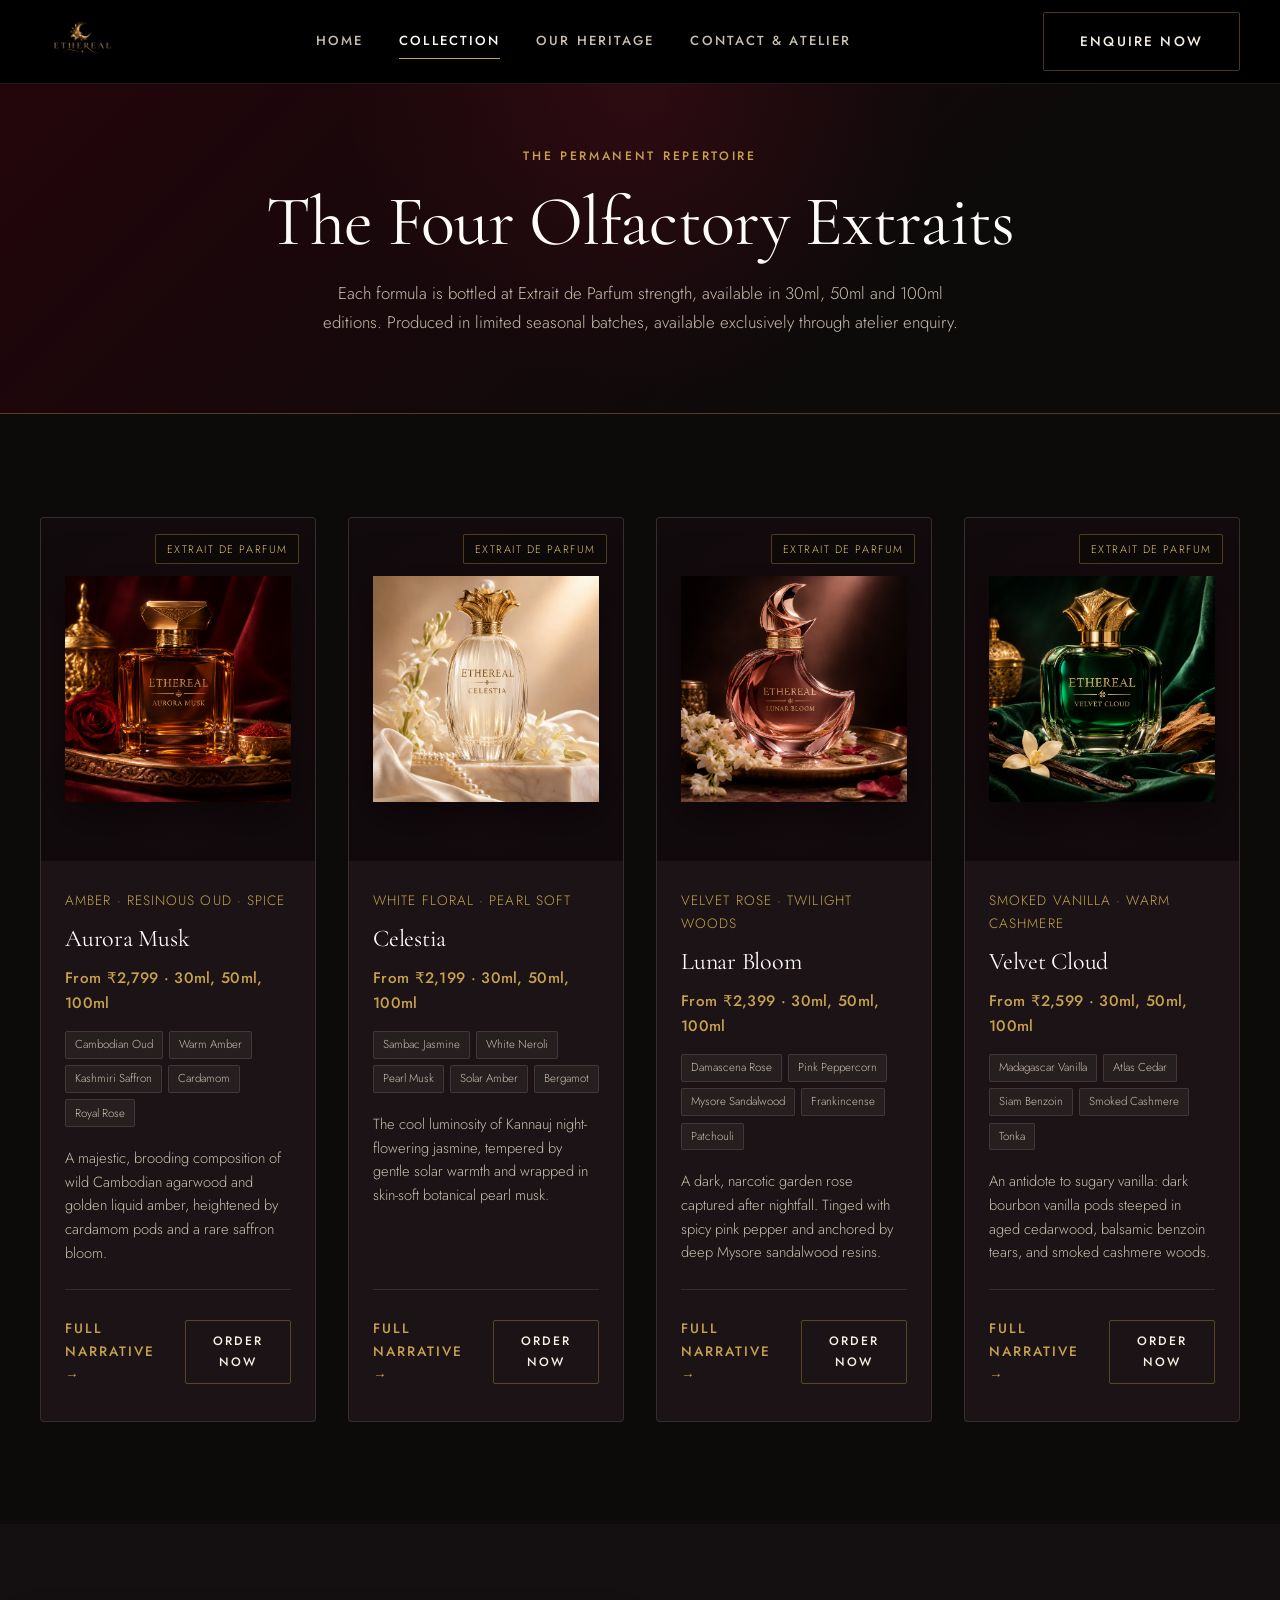
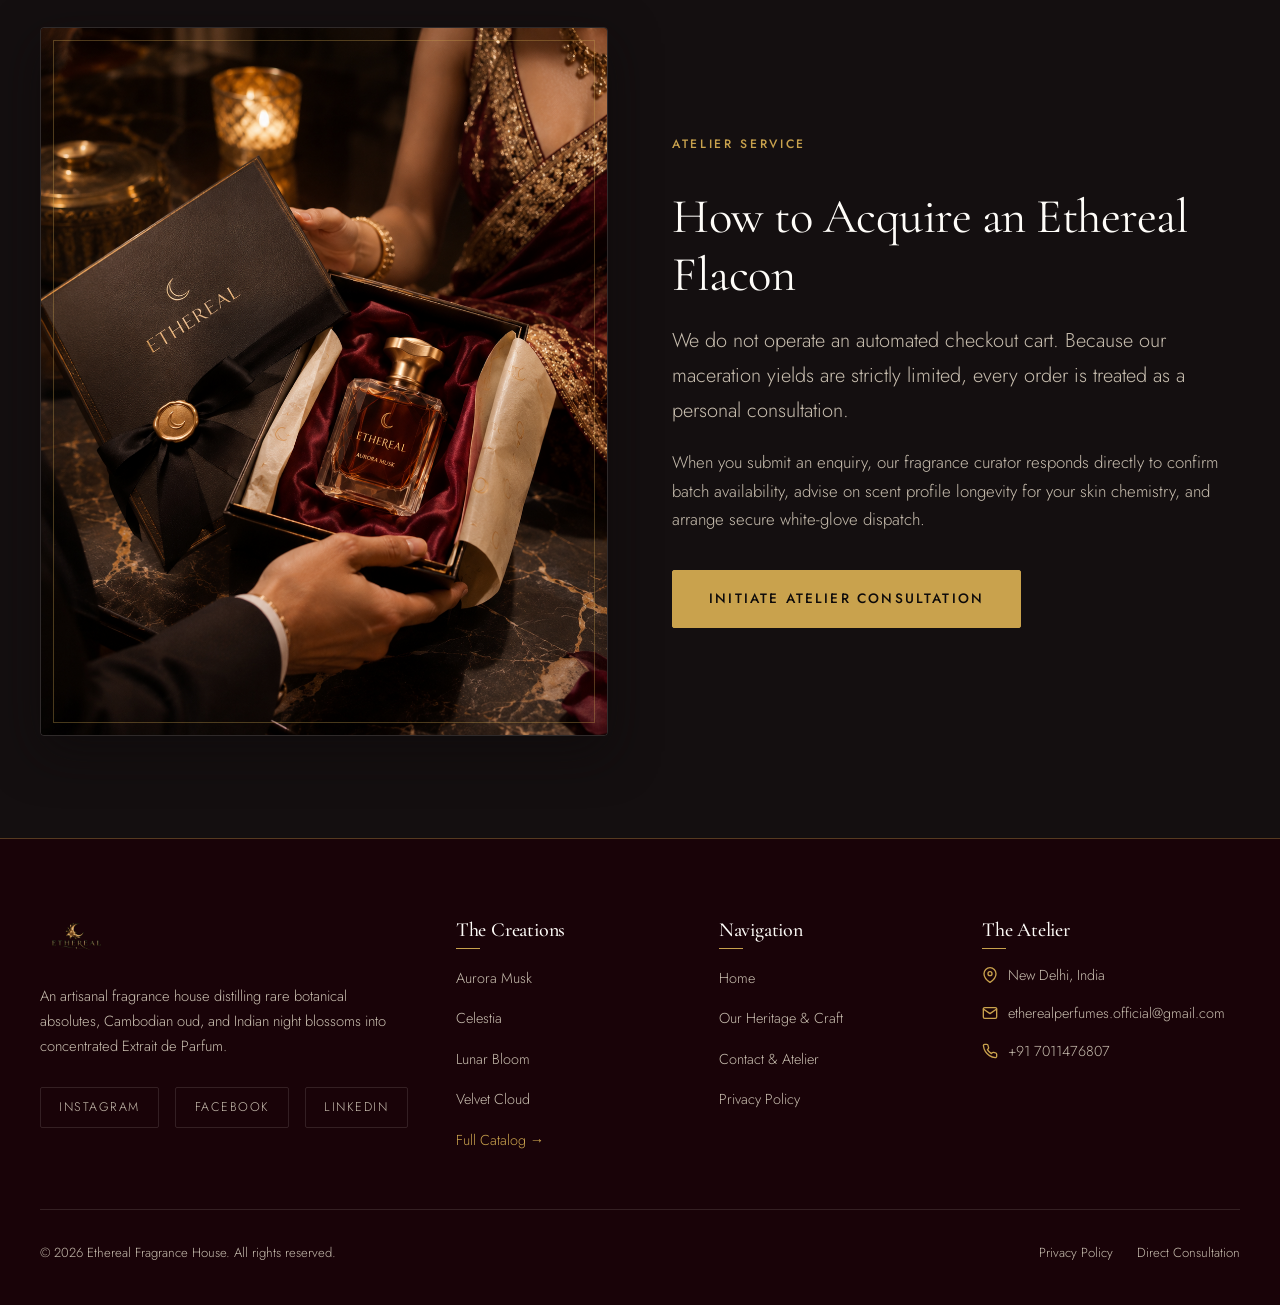
<file: products/index.html>
<!DOCTYPE html>
<html lang="en">
<head>
  <meta charset="UTF-8">
  <meta name="viewport" content="width=device-width, initial-scale=1.0">
  <title>Luxury Perfume Collection India | Ethereal</title>
  <meta name="description" content="Shop the Ethereal collection of luxury perfumes from Rs 2,199: Aurora Musk, Celestia, Lunar Bloom and Velvet Cloud in 30ml, 50ml and 100ml.">
  <meta name="author" content="Ethereal Fragrance House">
  <link rel="canonical" href="https://etherealperfumes.co.in/products/">

  <!-- Open Graph -->
  <meta property="og:type" content="website">
  <meta property="og:url" content="https://etherealperfumes.co.in/products/">
  <meta property="og:title" content="Luxury Perfume Collection India | Ethereal">
  <meta property="og:description" content="Shop the Ethereal collection of luxury perfumes from Rs 2,199: Aurora Musk, Celestia, Lunar Bloom and Velvet Cloud in 30ml, 50ml and 100ml.">
  <meta property="og:image" content="https://etherealperfumes.co.in/images/ethereal-perfume-collection.jpg">
  <meta property="og:site_name" content="Ethereal">

  <!-- Twitter Card -->
  <meta name="twitter:card" content="summary_large_image">
  <meta name="twitter:url" content="https://etherealperfumes.co.in/products/">
  <meta name="twitter:title" content="Luxury Perfume Collection India | Ethereal">
  <meta name="twitter:description" content="Shop the Ethereal collection of luxury perfumes from Rs 2,199: Aurora Musk, Celestia, Lunar Bloom and Velvet Cloud in 30ml, 50ml and 100ml.">
  <meta name="twitter:image" content="https://etherealperfumes.co.in/images/ethereal-perfume-collection.jpg">

  <!-- Favicon -->
  <link rel="icon" type="image/svg+xml" href="/favicon.svg">

  <!-- Google Fonts Preconnect & Styles -->
  <link rel="preconnect" href="https://fonts.googleapis.com">
  <link rel="preconnect" href="https://fonts.gstatic.com" crossorigin>
  <link href="https://fonts.googleapis.com/css2?family=Cormorant+Garamond:ital,wght@0,300;0,400;0,500;0,600;0,700;1,400;1,600&family=Jost:wght@300;400;500;600&display=swap" rel="stylesheet">

  <link rel="stylesheet" href="/styles.css">

  <!-- Google tag (gtag.js) -->
  <script async src="https://www.googletagmanager.com/gtag/js?id=G-EVJ6DFHT51"></script>
  <script>
    window.dataLayer = window.dataLayer || [];
    function gtag(){dataLayer.push(arguments);}
    gtag('js', new Date());
    gtag('config', 'G-EVJ6DFHT51');
  </script>
</head>
<body>

  <!-- Site Header -->
  <header class="site-header" role="banner">
    <div class="container header-inner">
      <a href="/" class="brand-logo-wrap" aria-label="Ethereal Home">
        <img src="/images/ethereal-logo-gold.png" alt="Ethereal luxury perfume logo with gold crescent moon and lily" class="brand-logo" width="160" height="44" decoding="async">
      </a>

      <!-- Desktop Navigation -->
      <nav class="nav-desktop" aria-label="Main Navigation">
        <a href="/" class="nav-link">Home</a>
        <a href="/products/" class="nav-link active">Collection</a>
        <a href="/about/" class="nav-link">Our Heritage</a>
        <a href="/contact/" class="nav-link">Contact & Atelier</a>
      </nav>

      <!-- Desktop Action CTA -->
      <a href="/contact/" class="btn btn-secondary header-cta-desktop">Enquire Now</a>

      <!-- Mobile Hamburger Button -->
      <button type="button" class="mobile-nav-toggle" aria-label="Toggle navigation menu" aria-expanded="false" aria-controls="mobile-drawer">
        <span class="hamburger-bar"></span>
        <span class="hamburger-bar"></span>
        <span class="hamburger-bar"></span>
      </button>
    </div>
  </header>

  <!-- Mobile Drawer Menu -->
  <div id="mobile-drawer" class="mobile-drawer" aria-hidden="true">
    <ul class="mobile-nav-list">
      <li><a href="/" class="mobile-nav-link">Home</a></li>
      <li><a href="/products/" class="mobile-nav-link active">Fragrance Collection</a></li>
      <li><a href="/about/" class="mobile-nav-link">Our Heritage & Craft</a></li>
      <li><a href="/contact/" class="mobile-nav-link">Private Consultation</a></li>
    </ul>

    <div class="mobile-drawer-footer">
      <p><strong class="text-gold">Atelier:</strong> New Delhi, India</p>
      <p><strong class="text-gold">Direct:</strong> <a href="tel:+917011476807">+91 7011476807</a></p>
      <p><strong class="text-gold">Email:</strong> <a href="mailto:etherealperfumes.official@gmail.com">etherealperfumes.official@gmail.com</a></p>
    </div>
  </div>

  <main id="main-content">

    <!-- Page Header -->
    <section class="page-header">
      <div class="container reveal-on-scroll">
        <span class="eyebrow">The Permanent Repertoire</span>
        <h1 class="page-header-title">The Four Olfactory Extraits</h1>
        <p class="page-header-subtitle">
          Each formula is bottled at Extrait de Parfum strength, available in 30ml, 50ml and 100ml editions. Produced in limited seasonal batches, available exclusively through atelier enquiry.
        </p>
      </div>
    </section>

    <!-- Catalog Grid Section -->
    <section class="section">
      <div class="container">
        
        <div class="product-grid">

          <!-- 1. Aurora Musk -->
          <article class="product-card reveal-on-scroll">
            <div class="product-card-media">
              <span class="product-badge">Extrait de Parfum</span>
              <img src="/images/aurora-musk-amber-perfume-50ml.png" alt="Ethereal Aurora Musk amber and oud perfume bottle with saffron and a red rose" width="400" height="500" loading="lazy" decoding="async">
            </div>
            <div class="product-card-body">
              <span class="product-subtitle">Amber · Resinous Oud · Spice</span>
              <h2 class="product-title">Aurora Musk</h2>
              <div class="product-card-price">From ₹2,799 · 30ml, 50ml, 100ml</div>
              <div class="product-notes-chips">
                <span class="note-chip">Cambodian Oud</span>
                <span class="note-chip">Warm Amber</span>
                <span class="note-chip">Kashmiri Saffron</span>
                <span class="note-chip">Cardamom</span>
                <span class="note-chip">Royal Rose</span>
              </div>
              <p class="product-desc-short">
                A majestic, brooding composition of wild Cambodian agarwood and golden liquid amber, heightened by cardamom pods and a rare saffron bloom.
              </p>
              <div class="product-card-actions">
                <a href="/products/aurora-musk/" class="btn-text">Full Narrative &rarr;</a>
                <a href="/contact/?product=aurora-musk&size=50ml" class="btn btn-secondary" style="padding: 0.65rem 1.25rem; font-size: 0.76rem;">Order Now</a>
              </div>
            </div>
          </article>

          <!-- 2. Celestia -->
          <article class="product-card reveal-on-scroll delay-1">
            <div class="product-card-media">
              <span class="product-badge">Extrait de Parfum</span>
              <img src="/images/celestia-floral-perfume-50ml.png" alt="Ethereal Celestia jasmine perfume in a fluted glass bottle with a gold flower cap and pearls" width="400" height="500" loading="lazy" decoding="async">
            </div>
            <div class="product-card-body">
              <span class="product-subtitle">White Floral · Pearl Soft</span>
              <h2 class="product-title">Celestia</h2>
              <div class="product-card-price">From ₹2,199 · 30ml, 50ml, 100ml</div>
              <div class="product-notes-chips">
                <span class="note-chip">Sambac Jasmine</span>
                <span class="note-chip">White Neroli</span>
                <span class="note-chip">Pearl Musk</span>
                <span class="note-chip">Solar Amber</span>
                <span class="note-chip">Bergamot</span>
              </div>
              <p class="product-desc-short">
                The cool luminosity of Kannauj night-flowering jasmine, tempered by gentle solar warmth and wrapped in skin-soft botanical pearl musk.
              </p>
              <div class="product-card-actions">
                <a href="/products/celestia/" class="btn-text">Full Narrative &rarr;</a>
                <a href="/contact/?product=celestia&size=50ml" class="btn btn-secondary" style="padding: 0.65rem 1.25rem; font-size: 0.76rem;">Order Now</a>
              </div>
            </div>
          </article>

          <!-- 3. Lunar Bloom -->
          <article class="product-card reveal-on-scroll delay-2">
            <div class="product-card-media">
              <span class="product-badge">Extrait de Parfum</span>
              <img src="/images/lunar-bloom-rose-perfume-50ml.png" alt="Ethereal Lunar Bloom rose perfume in a crescent-moon shaped pink glass bottle" width="400" height="500" loading="lazy" decoding="async">
            </div>
            <div class="product-card-body">
              <span class="product-subtitle">Velvet Rose · Twilight Woods</span>
              <h2 class="product-title">Lunar Bloom</h2>
              <div class="product-card-price">From ₹2,399 · 30ml, 50ml, 100ml</div>
              <div class="product-notes-chips">
                <span class="note-chip">Damascena Rose</span>
                <span class="note-chip">Pink Peppercorn</span>
                <span class="note-chip">Mysore Sandalwood</span>
                <span class="note-chip">Frankincense</span>
                <span class="note-chip">Patchouli</span>
              </div>
              <p class="product-desc-short">
                A dark, narcotic garden rose captured after nightfall. Tinged with spicy pink pepper and anchored by deep Mysore sandalwood resins.
              </p>
              <div class="product-card-actions">
                <a href="/products/lunar-bloom/" class="btn-text">Full Narrative &rarr;</a>
                <a href="/contact/?product=lunar-bloom&size=50ml" class="btn btn-secondary" style="padding: 0.65rem 1.25rem; font-size: 0.76rem;">Order Now</a>
              </div>
            </div>
          </article>

          <!-- 4. Velvet Cloud -->
          <article class="product-card reveal-on-scroll delay-3">
            <div class="product-card-media">
              <span class="product-badge">Extrait de Parfum</span>
              <img src="/images/velvet-cloud-vanilla-perfume-50ml.png" alt="Ethereal Velvet Cloud vanilla and woody perfume in a green glass bottle with vanilla pods" width="400" height="500" loading="lazy" decoding="async">
            </div>
            <div class="product-card-body">
              <span class="product-subtitle">Smoked Vanilla · Warm Cashmere</span>
              <h2 class="product-title">Velvet Cloud</h2>
              <div class="product-card-price">From ₹2,599 · 30ml, 50ml, 100ml</div>
              <div class="product-notes-chips">
                <span class="note-chip">Madagascar Vanilla</span>
                <span class="note-chip">Atlas Cedar</span>
                <span class="note-chip">Siam Benzoin</span>
                <span class="note-chip">Smoked Cashmere</span>
                <span class="note-chip">Tonka</span>
              </div>
              <p class="product-desc-short">
                An antidote to sugary vanilla: dark bourbon vanilla pods steeped in aged cedarwood, balsamic benzoin tears, and smoked cashmere woods.
              </p>
              <div class="product-card-actions">
                <a href="/products/velvet-cloud/" class="btn-text">Full Narrative &rarr;</a>
                <a href="/contact/?product=velvet-cloud&size=50ml" class="btn btn-secondary" style="padding: 0.65rem 1.25rem; font-size: 0.76rem;">Order Now</a>
              </div>
            </div>
          </article>

        </div>

      </div>
    </section>

    <!-- Atelier Presentation & Gifting Callout -->
    <section class="section" style="background-color: var(--color-black-surface);">
      <div class="container">
        <div class="split-editorial">
          <div class="editorial-media reveal-on-scroll">
            <img src="/images/ethereal-perfume-gifting.webp" alt="Ethereal luxury perfume bottle and bespoke gift presentation on dark velvet" width="800" height="600" loading="lazy" decoding="async">
            <div class="editorial-media-accent"></div>
          </div>
          <div class="editorial-content reveal-on-scroll delay-1">
            <span class="eyebrow">Atelier Service</span>
            <h2>How to Acquire an Ethereal Flacon</h2>
            <p class="lead-text">
              We do not operate an automated checkout cart. Because our maceration yields are strictly limited, every order is treated as a personal consultation.
            </p>
            <p class="text-ivory-muted">
              When you submit an enquiry, our fragrance curator responds directly to confirm batch availability, advise on scent profile longevity for your skin chemistry, and arrange secure white-glove dispatch.
            </p>
            <div style="margin-top: 1rem;">
              <a href="/contact/" class="btn btn-primary">Initiate Atelier Consultation</a>
            </div>
          </div>
        </div>
      </div>
    </section>

  </main>

  <!-- Global Footer -->
  <footer class="site-footer" role="contentinfo">
    <div class="container">
      <div class="footer-grid">
        
        <div class="footer-col-brand">
          <a href="/" aria-label="Ethereal Home">
            <img src="/images/ethereal-logo-gold.png" alt="Ethereal luxury perfume logo with gold crescent moon and lily" class="footer-logo" width="160" height="44" decoding="async">
          </a>
          <p class="text-ivory-muted" style="font-size: 0.92rem; line-height: 1.7;">
            An artisanal fragrance house distilling rare botanical absolutes, Cambodian oud, and Indian night blossoms into concentrated Extrait de Parfum.
          </p>
          <div class="social-links-row">
            <a href="https://www.instagram.com/etherealperfumes.official/" class="social-pill" aria-label="Instagram" target="_blank" rel="noopener noreferrer">Instagram</a>
            <a href="https://www.facebook.com/profile.php?id=61596175691642" class="social-pill" aria-label="Facebook" target="_blank" rel="noopener noreferrer">Facebook</a>
            <a href="https://www.linkedin.com/company/etherealperfumes/" class="social-pill" aria-label="LinkedIn" target="_blank" rel="noopener noreferrer">LinkedIn</a>
          </div>
        </div>

        <div>
          <h4 class="footer-col-title">The Creations</h4>
          <ul class="footer-links-list">
            <li><a href="/products/aurora-musk/" class="footer-link">Aurora Musk</a></li>
            <li><a href="/products/celestia/" class="footer-link">Celestia</a></li>
            <li><a href="/products/lunar-bloom/" class="footer-link">Lunar Bloom</a></li>
            <li><a href="/products/velvet-cloud/" class="footer-link">Velvet Cloud</a></li>
            <li><a href="/products/" class="footer-link text-gold">Full Catalog &rarr;</a></li>
          </ul>
        </div>

        <div>
          <h4 class="footer-col-title">Navigation</h4>
          <ul class="footer-links-list">
            <li><a href="/" class="footer-link">Home</a></li>
            <li><a href="/about/" class="footer-link">Our Heritage & Craft</a></li>
            <li><a href="/contact/" class="footer-link">Contact & Atelier</a></li>
            <li><a href="/privacy-policy/" class="footer-link">Privacy Policy</a></li>
          </ul>
        </div>

        <div>
          <h4 class="footer-col-title">The Atelier</h4>
          <div class="footer-contact-item">
            <svg viewBox="0 0 24 24" fill="none" stroke="currentColor" stroke-width="2" stroke-linecap="round" stroke-linejoin="round"><path d="M21 10c0 7-9 13-9 13s-9-6-9-13a9 9 0 0 1 18 0z"></path><circle cx="12" cy="10" r="3"></circle></svg>
            <span>New Delhi, India</span>
          </div>
          <div class="footer-contact-item">
            <svg viewBox="0 0 24 24" fill="none" stroke="currentColor" stroke-width="2" stroke-linecap="round" stroke-linejoin="round"><path d="M4 4h16c1.1 0 2 .9 2 2v12c0 1.1-.9 2-2 2H4c-1.1 0-2-.9-2-2V6c0-1.1.9-2 2-2z"></path><polyline points="22,6 12,13 2,6"></polyline></svg>
            <a href="mailto:etherealperfumes.official@gmail.com" class="footer-link">etherealperfumes.official@gmail.com</a>
          </div>
          <div class="footer-contact-item">
            <svg viewBox="0 0 24 24" fill="none" stroke="currentColor" stroke-width="2" stroke-linecap="round" stroke-linejoin="round"><path d="M22 16.92v3a2 2 0 0 1-2.18 2 19.79 19.79 0 0 1-8.63-3.07 19.5 19.5 0 0 1-6-6 19.79 19.79 0 0 1-3.07-8.67A2 2 0 0 1 4.11 2h3a2 2 0 0 1 2 1.72 12.84 12.84 0 0 0 .7 2.81 2 2 0 0 1-.45 2.11L8.09 9.91a16 16 0 0 0 6 6l1.27-1.27a2 2 0 0 1 2.11-.45 12.84 12.84 0 0 0 2.81.7A2 2 0 0 1 22 16.92z"></path></svg>
            <a href="tel:+917011476807" class="footer-link">+91 7011476807</a>
          </div>
        </div>

      </div>

      <div class="footer-bottom">
        <p>&copy; 2026 Ethereal Fragrance House. All rights reserved.</p>
        <div class="footer-legal-links">
          <a href="/privacy-policy/">Privacy Policy</a>
          <a href="/contact/">Direct Consultation</a>
        </div>
      </div>
    </div>
  </footer>

  <script src="/script.js" defer></script>
</body>
</html>
</file>
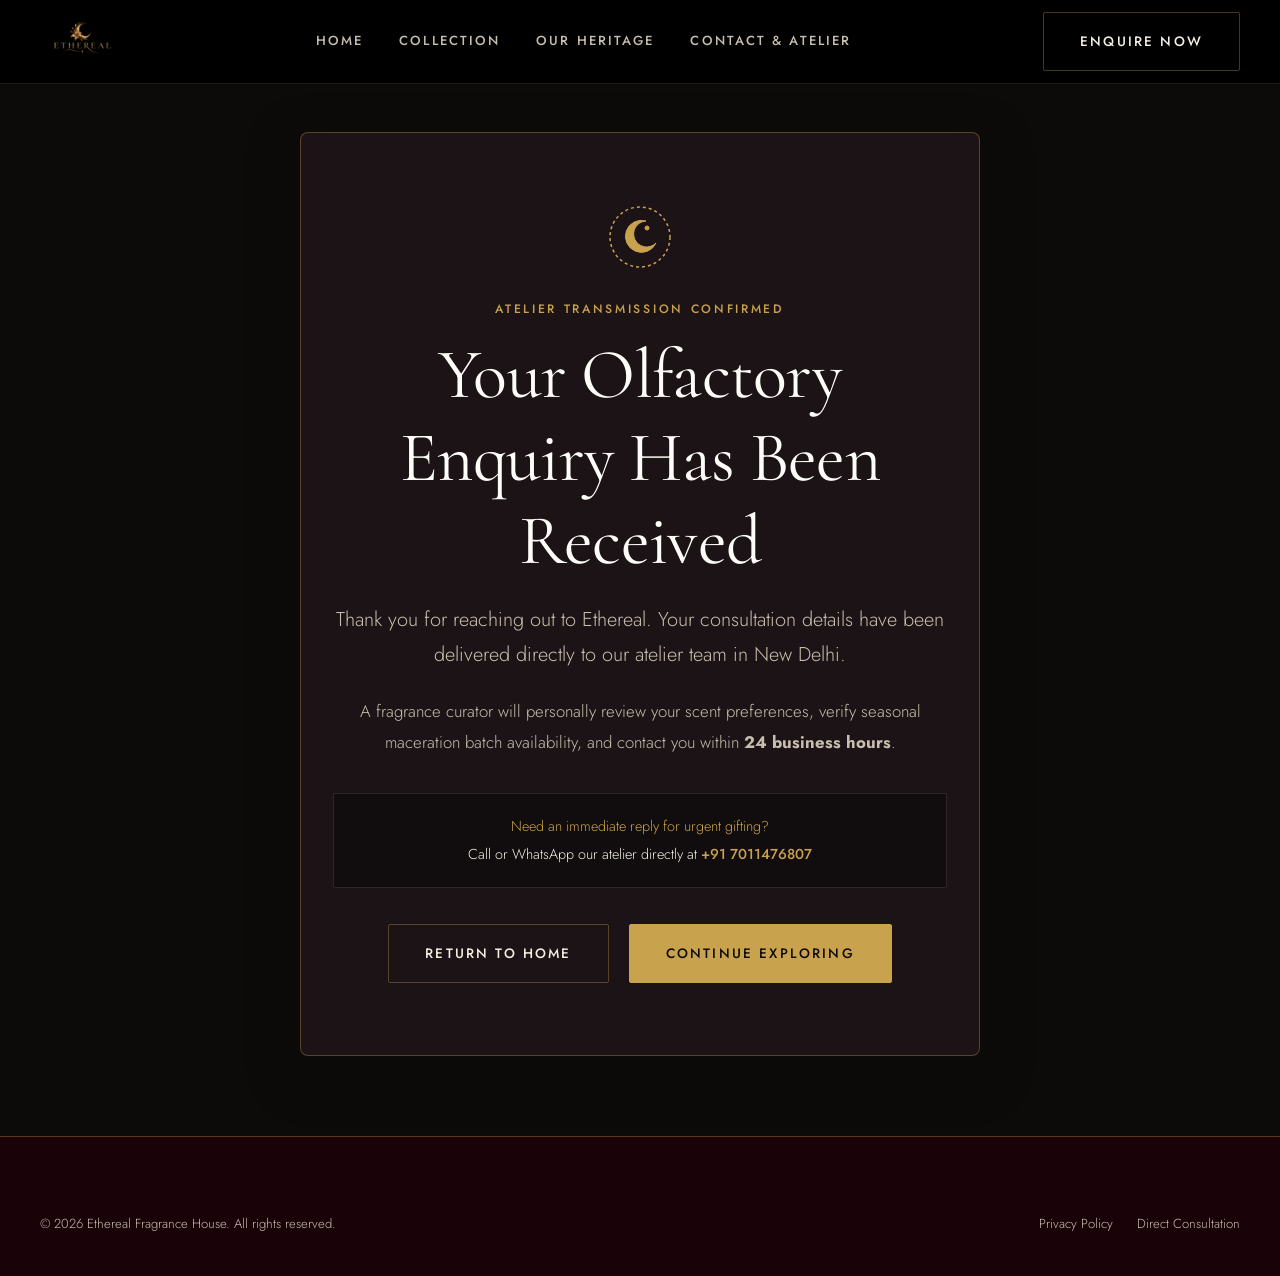
<file: thank-you/index.html>
<!DOCTYPE html>
<html lang="en">
<head>
  <meta charset="UTF-8">
  <meta name="viewport" content="width=device-width, initial-scale=1.0">
  <title>Enquiry Received | Ethereal Fragrance Atelier</title>
  <meta name="robots" content="noindex, nofollow">
  <meta name="description" content="Thank you for consulting with Ethereal Fragrance House. Your enquiry has been safely received by our New Delhi atelier.">
  <link rel="canonical" href="https://etherealperfumes.co.in/thank-you/">

  <!-- Favicon -->
  <link rel="icon" type="image/svg+xml" href="/favicon.svg">

  <!-- Google Fonts Preconnect & Styles -->
  <link rel="preconnect" href="https://fonts.googleapis.com">
  <link rel="preconnect" href="https://fonts.gstatic.com" crossorigin>
  <link href="https://fonts.googleapis.com/css2?family=Cormorant+Garamond:ital,wght@0,300;0,400;0,500;0,600;0,700;1,400;1,600&family=Jost:wght@300;400;500;600&display=swap" rel="stylesheet">

  <link rel="stylesheet" href="/styles.css">

  <!-- Google tag (gtag.js) -->
  <script async src="https://www.googletagmanager.com/gtag/js?id=G-EVJ6DFHT51"></script>
  <script>
    window.dataLayer = window.dataLayer || [];
    function gtag(){dataLayer.push(arguments);}
    gtag('js', new Date());
    gtag('config', 'G-EVJ6DFHT51');
  </script>
</head>
<body>

  <!-- Site Header -->
  <header class="site-header" role="banner">
    <div class="container header-inner">
      <a href="/" class="brand-logo-wrap" aria-label="Ethereal Home">
        <img src="/images/ethereal-logo-gold.png" alt="Ethereal luxury perfume logo with gold crescent moon and lily" class="brand-logo" width="160" height="44" decoding="async">
      </a>

      <!-- Desktop Navigation -->
      <nav class="nav-desktop" aria-label="Main Navigation">
        <a href="/" class="nav-link">Home</a>
        <a href="/products/" class="nav-link">Collection</a>
        <a href="/about/" class="nav-link">Our Heritage</a>
        <a href="/contact/" class="nav-link">Contact & Atelier</a>
      </nav>

      <!-- Desktop Action CTA -->
      <a href="/contact/" class="btn btn-secondary header-cta-desktop">Enquire Now</a>

      <!-- Mobile Hamburger Button -->
      <button type="button" class="mobile-nav-toggle" aria-label="Toggle navigation menu" aria-expanded="false" aria-controls="mobile-drawer">
        <span class="hamburger-bar"></span>
        <span class="hamburger-bar"></span>
        <span class="hamburger-bar"></span>
      </button>
    </div>
  </header>

  <!-- Mobile Drawer Menu -->
  <div id="mobile-drawer" class="mobile-drawer" aria-hidden="true">
    <ul class="mobile-nav-list">
      <li><a href="/" class="mobile-nav-link">Home</a></li>
      <li><a href="/products/" class="mobile-nav-link">Fragrance Collection</a></li>
      <li><a href="/about/" class="mobile-nav-link">Our Heritage & Craft</a></li>
      <li><a href="/contact/" class="mobile-nav-link">Private Consultation</a></li>
    </ul>

    <div class="mobile-drawer-footer">
      <p><strong class="text-gold">Atelier:</strong> New Delhi, India</p>
      <p><strong class="text-gold">Direct:</strong> <a href="tel:+917011476807">+91 7011476807</a></p>
      <p><strong class="text-gold">Email:</strong> <a href="mailto:etherealperfumes.official@gmail.com">etherealperfumes.official@gmail.com</a></p>
    </div>
  </div>

  <main id="main-content" style="padding-top: calc(var(--header-height) + 3rem); padding-bottom: 5rem; display: flex; align-items: center; min-height: 80vh;">
    <div class="container">
      
      <div class="message-card reveal-on-scroll">
        <div class="message-icon">
          <!-- Gold Crescent & Seal Icon -->
          <svg viewBox="0 0 64 64" fill="none" stroke="currentColor">
            <circle cx="32" cy="32" r="30" stroke="var(--color-gold)" stroke-width="1.5" stroke-dasharray="3 3"></circle>
            <path d="M 38 16 A 16 16 0 1 0 48 38 A 13 13 0 1 1 38 16 Z" fill="var(--color-gold)"></path>
            <circle cx="39" cy="23" r="2" fill="var(--color-gold)"></circle>
          </svg>
        </div>

        <span class="eyebrow">Atelier Transmission Confirmed</span>
        <h1 style="margin-bottom: 1.25rem;">Your Olfactory Enquiry Has Been Received</h1>
        
        <p class="lead-text" style="margin-bottom: 1.5rem;">
          Thank you for reaching out to Ethereal. Your consultation details have been delivered directly to our atelier team in New Delhi.
        </p>

        <p class="text-ivory-muted" style="line-height: 1.8; margin-bottom: 2.25rem;">
          A fragrance curator will personally review your scent preferences, verify seasonal maceration batch availability, and contact you within <strong>24 business hours</strong>.
        </p>

        <div style="background-color: rgba(13, 10, 10, 0.7); border: 1px solid var(--color-border-subtle); padding: 1.25rem; border-radius: var(--radius-sm); margin-bottom: 2.25rem; font-size: 0.9rem;">
          <p style="color: var(--color-gold); margin-bottom: 0.25rem;">Need an immediate reply for urgent gifting?</p>
          <p class="text-ivory">Call or WhatsApp our atelier directly at <a href="tel:+917011476807" style="color: var(--color-gold); font-weight: 500;">+91 7011476807</a></p>
        </div>

        <div class="btn-group" style="justify-content: center;">
          <a href="/" class="btn btn-secondary">Return to Home</a>
          <a href="/products/" class="btn btn-primary">Continue Exploring</a>
        </div>
      </div>

    </div>
  </main>

  <!-- Global Footer -->
  <footer class="site-footer" role="contentinfo">
    <div class="container">
      <div class="footer-bottom" style="border-top: none; padding-top: 0;">
        <p>&copy; 2026 Ethereal Fragrance House. All rights reserved.</p>
        <div class="footer-legal-links">
          <a href="/privacy-policy/">Privacy Policy</a>
          <a href="/contact/">Direct Consultation</a>
        </div>
      </div>
    </div>
  </footer>

  <script src="/script.js" defer></script>
</body>
</html>
</file>
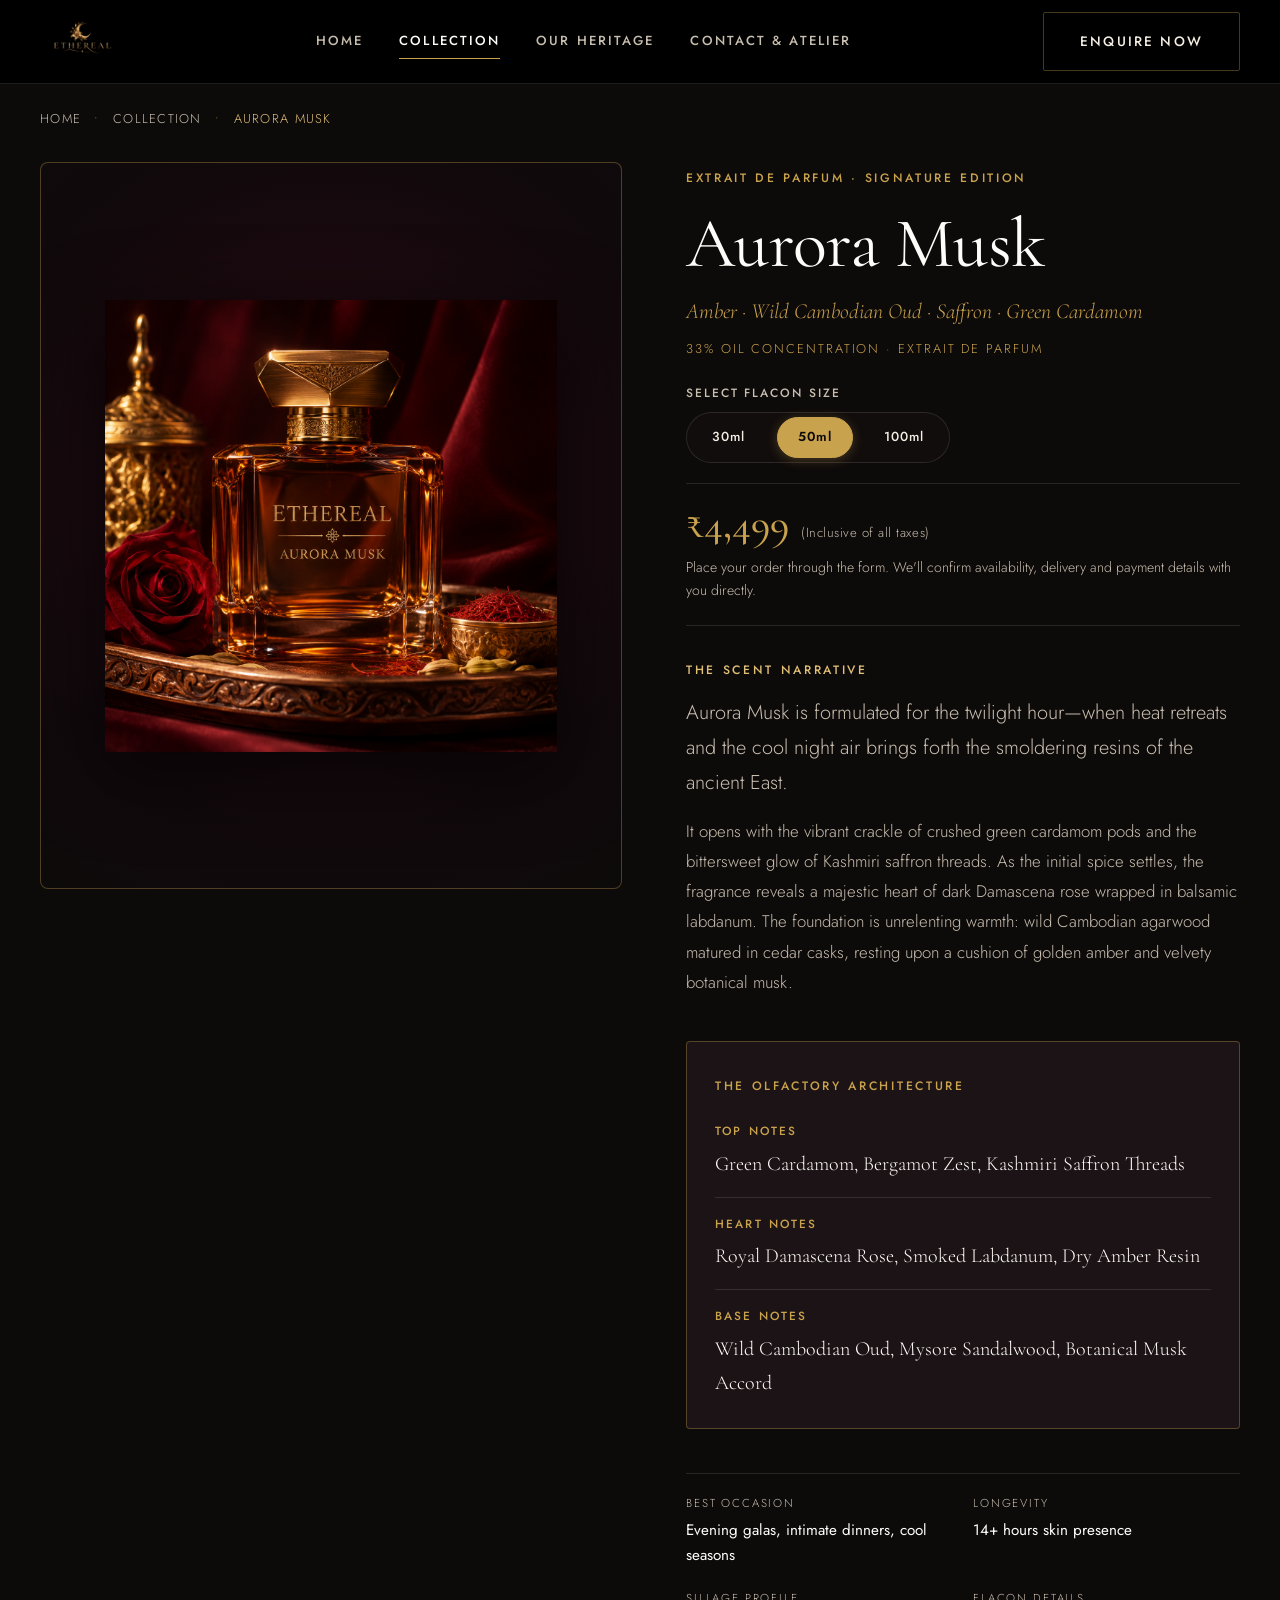
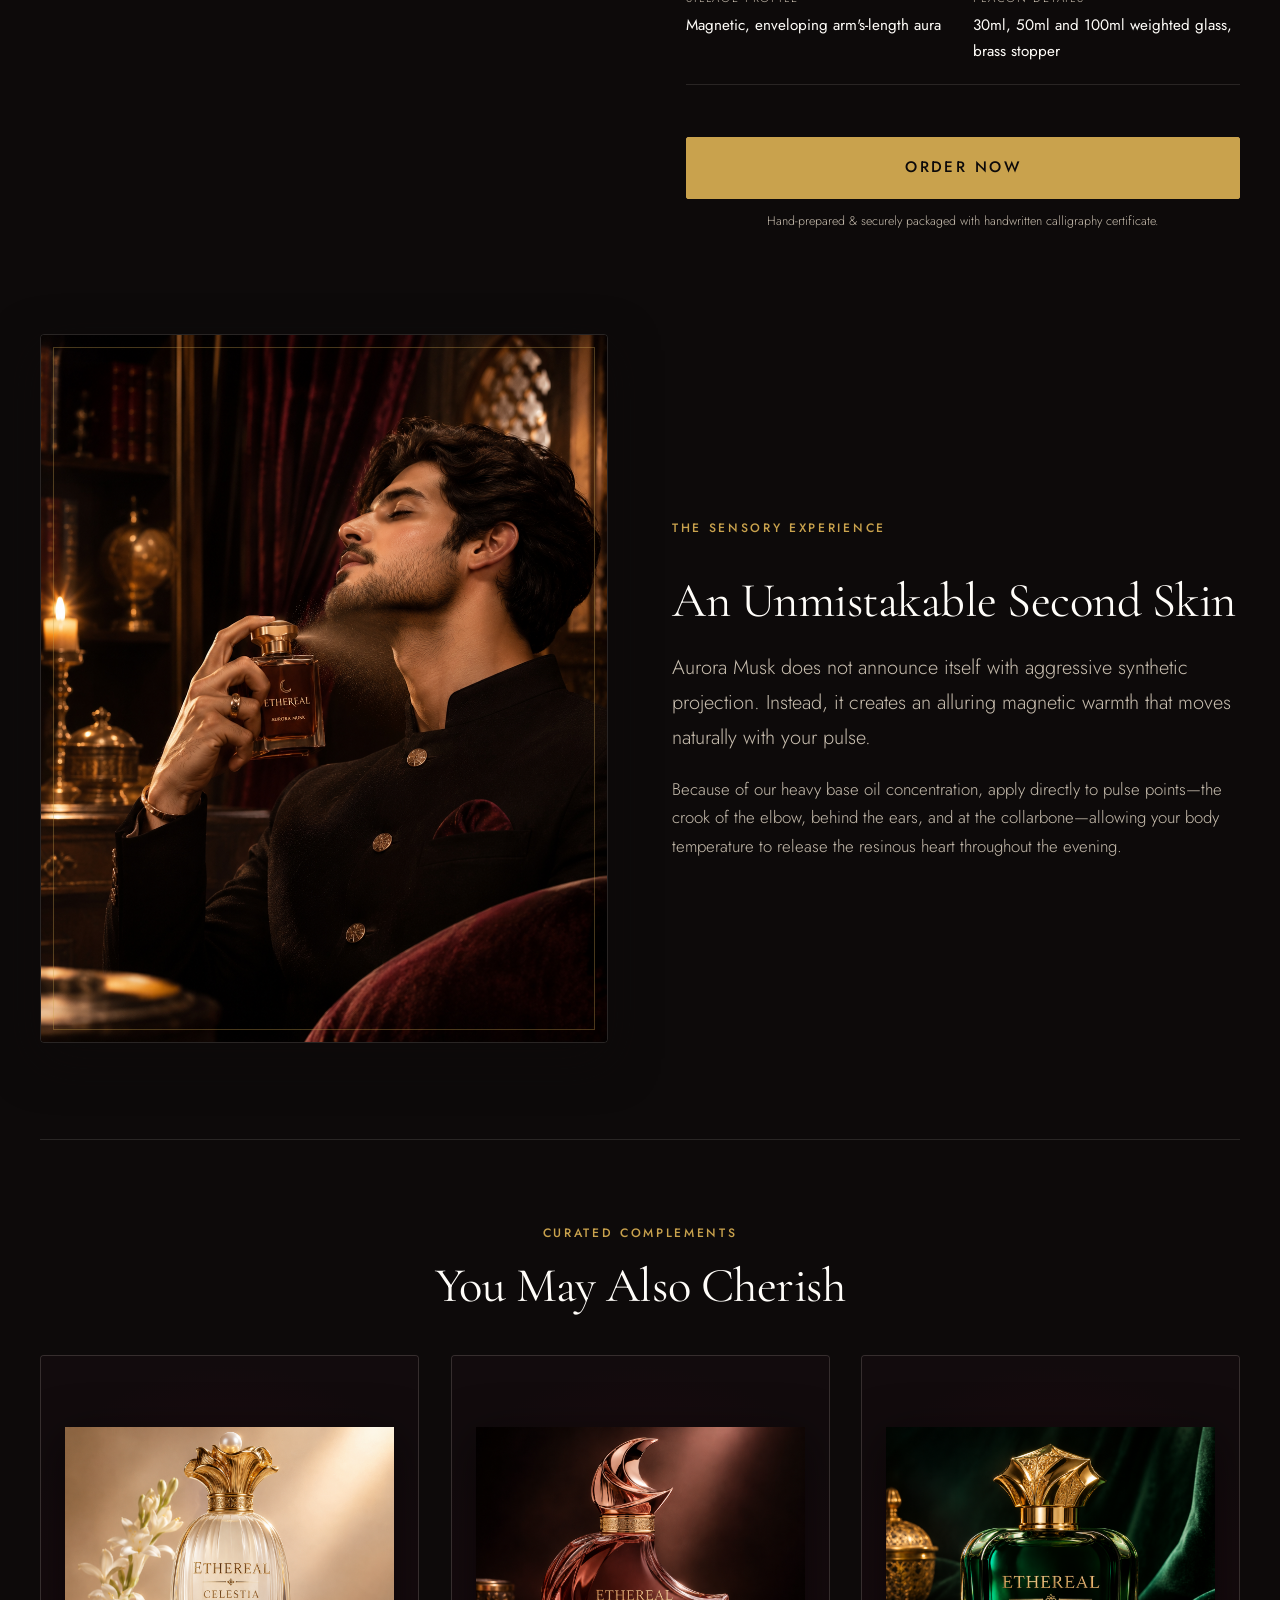
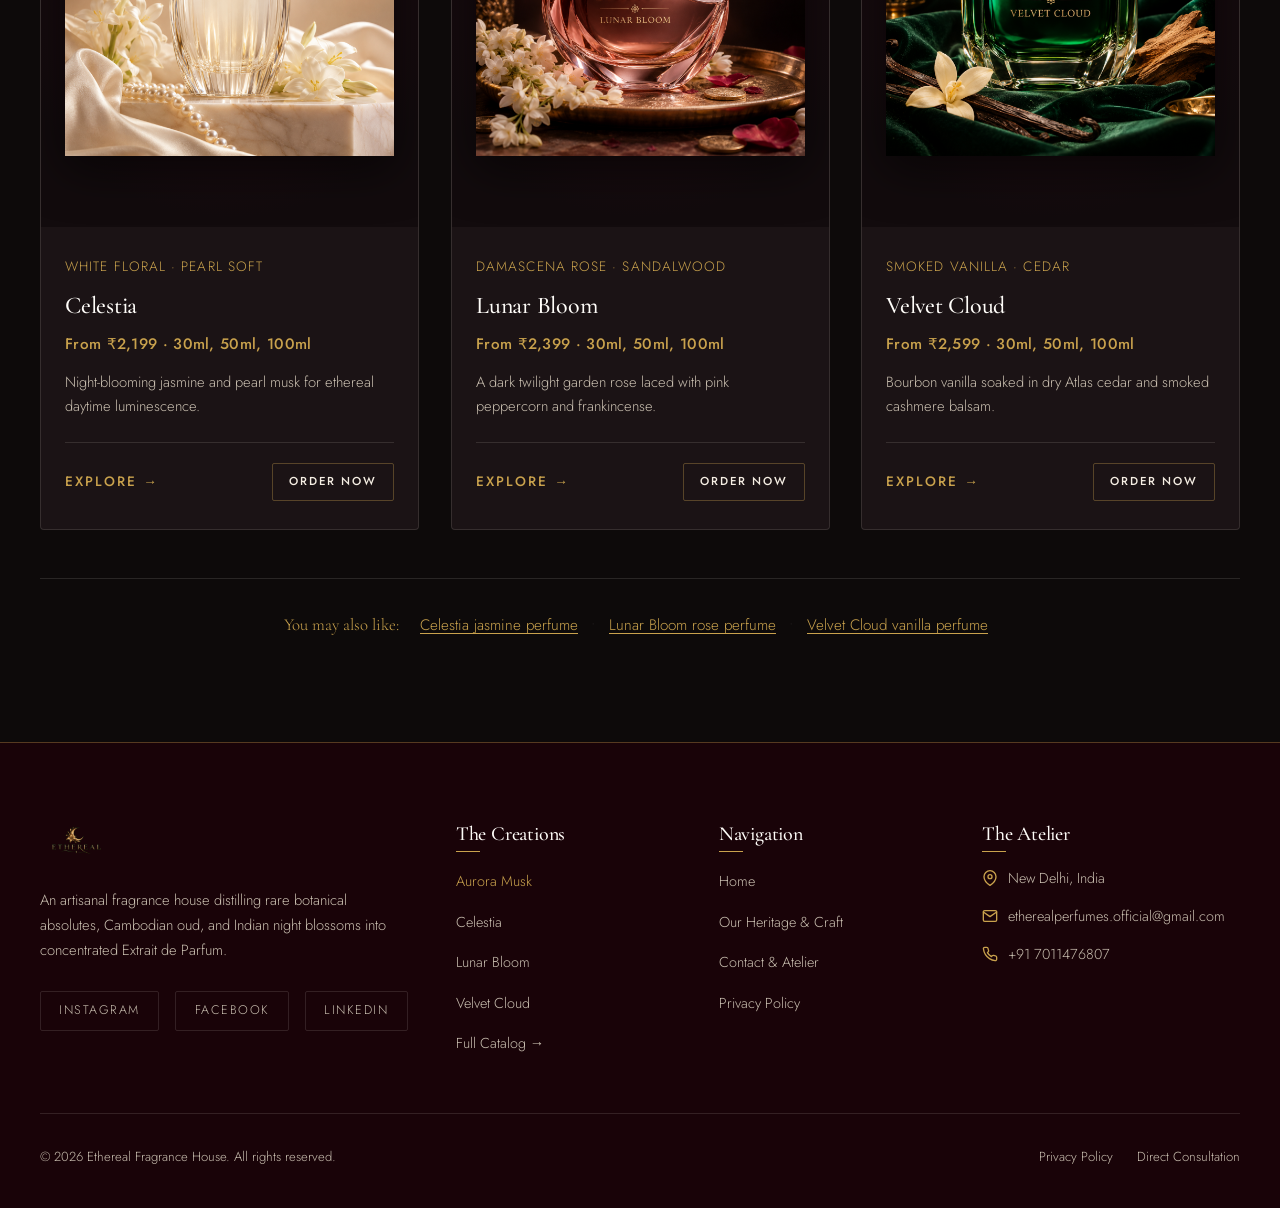
<file: products/aurora-musk/index.html>
<!DOCTYPE html>
<html lang="en">
<head>
  <meta charset="UTF-8">
  <meta name="viewport" content="width=device-width, initial-scale=1.0">
  <title>Aurora Musk Oud & Amber Perfume | Ethereal</title>
  <meta name="description" content="Aurora Musk is an oud, amber and saffron Extrait de Parfum with rose and cardamom. 30ml, 50ml and 100ml from Rs 2,799. Order or enquire online.">
  <meta name="author" content="Ethereal Fragrance House">
  <link rel="canonical" href="https://etherealperfumes.co.in/products/aurora-musk/">

  <!-- Open Graph -->
  <meta property="og:type" content="product">
  <meta property="og:url" content="https://etherealperfumes.co.in/products/aurora-musk/">
  <meta property="og:title" content="Aurora Musk Oud & Amber Perfume | Ethereal">
  <meta property="og:description" content="Aurora Musk is an oud, amber and saffron Extrait de Parfum with rose and cardamom. 30ml, 50ml and 100ml from Rs 2,799. Order or enquire online.">
  <meta property="og:image" content="https://etherealperfumes.co.in/images/aurora-musk-amber-perfume-50ml.png">
  <meta property="og:site_name" content="Ethereal">

  <!-- Twitter Card -->
  <meta name="twitter:card" content="summary_large_image">
  <meta name="twitter:url" content="https://etherealperfumes.co.in/products/aurora-musk/">
  <meta name="twitter:title" content="Aurora Musk Oud & Amber Perfume | Ethereal">
  <meta name="twitter:description" content="Aurora Musk is an oud, amber and saffron Extrait de Parfum with rose and cardamom. 30ml, 50ml and 100ml from Rs 2,799. Order or enquire online.">
  <meta name="twitter:image" content="https://etherealperfumes.co.in/images/aurora-musk-amber-perfume-50ml.png">

  <!-- Favicon -->
  <link rel="icon" type="image/svg+xml" href="/favicon.svg">

  <!-- Google Fonts Preconnect & Styles -->
  <link rel="preconnect" href="https://fonts.googleapis.com">
  <link rel="preconnect" href="https://fonts.gstatic.com" crossorigin>
  <link href="https://fonts.googleapis.com/css2?family=Cormorant+Garamond:ital,wght@0,300;0,400;0,500;0,600;0,700;1,400;1,600&family=Jost:wght@300;400;500;600&display=swap" rel="stylesheet">

  <link rel="stylesheet" href="/styles.css">

  <!-- Schema.org Product Structured Data -->
  <script type="application/ld+json">
  {
    "@context": "https://schema.org/",
    "@type": "Product",
    "name": "Aurora Musk Extrait de Parfum",
    "image": [
      "https://etherealperfumes.co.in/images/aurora-musk-amber-perfume-50ml.png"
    ],
    "description": "Artisanal Extrait de Parfum in 30ml, 50ml and 100ml featuring Cambodian agarwood, warm amber, green cardamom, and Kashmiri saffron.",
    "brand": {
      "@type": "Brand",
      "name": "Ethereal"
    },
    "category": "Extrait de Parfum",
    "offers": [
      {
        "@type": "Offer",
        "name": "Aurora Musk Extrait de Parfum - 30ml",
        "price": "2799",
        "priceCurrency": "INR",
        "availability": "https://schema.org/InStock",
        "url": "https://etherealperfumes.co.in/products/aurora-musk/?size=30ml",
        "priceValidUntil": "2027-12-31"
      },
      {
        "@type": "Offer",
        "name": "Aurora Musk Extrait de Parfum - 50ml",
        "price": "4499",
        "priceCurrency": "INR",
        "availability": "https://schema.org/InStock",
        "url": "https://etherealperfumes.co.in/products/aurora-musk/?size=50ml",
        "priceValidUntil": "2027-12-31"
      },
      {
        "@type": "Offer",
        "name": "Aurora Musk Extrait de Parfum - 100ml",
        "price": "7499",
        "priceCurrency": "INR",
        "availability": "https://schema.org/InStock",
        "url": "https://etherealperfumes.co.in/products/aurora-musk/?size=100ml",
        "priceValidUntil": "2027-12-31"
      }
    ]
  }
  </script>

  <!-- Google tag (gtag.js) -->
  <script async src="https://www.googletagmanager.com/gtag/js?id=G-EVJ6DFHT51"></script>
  <script>
    window.dataLayer = window.dataLayer || [];
    function gtag(){dataLayer.push(arguments);}
    gtag('js', new Date());
    gtag('config', 'G-EVJ6DFHT51');
  </script>
</head>
<body>

  <!-- Site Header -->
  <header class="site-header" role="banner">
    <div class="container header-inner">
      <a href="/" class="brand-logo-wrap" aria-label="Ethereal Home">
        <img src="/images/ethereal-logo-gold.png" alt="Ethereal luxury perfume logo with gold crescent moon and lily" class="brand-logo" width="160" height="44" decoding="async">
      </a>

      <!-- Desktop Navigation -->
      <nav class="nav-desktop" aria-label="Main Navigation">
        <a href="/" class="nav-link">Home</a>
        <a href="/products/" class="nav-link active">Collection</a>
        <a href="/about/" class="nav-link">Our Heritage</a>
        <a href="/contact/" class="nav-link">Contact & Atelier</a>
      </nav>

      <!-- Desktop Action CTA -->
      <a href="/contact/?perfume=aurora-musk" class="btn btn-secondary header-cta-desktop">Enquire Now</a>

      <!-- Mobile Hamburger Button -->
      <button type="button" class="mobile-nav-toggle" aria-label="Toggle navigation menu" aria-expanded="false" aria-controls="mobile-drawer">
        <span class="hamburger-bar"></span>
        <span class="hamburger-bar"></span>
        <span class="hamburger-bar"></span>
      </button>
    </div>
  </header>

  <!-- Mobile Drawer Menu -->
  <div id="mobile-drawer" class="mobile-drawer" aria-hidden="true">
    <ul class="mobile-nav-list">
      <li><a href="/" class="mobile-nav-link">Home</a></li>
      <li><a href="/products/" class="mobile-nav-link active">Fragrance Collection</a></li>
      <li><a href="/about/" class="mobile-nav-link">Our Heritage & Craft</a></li>
      <li><a href="/contact/" class="mobile-nav-link">Private Consultation</a></li>
    </ul>

    <div class="mobile-drawer-footer">
      <p><strong class="text-gold">Atelier:</strong> New Delhi, India</p>
      <p><strong class="text-gold">Direct:</strong> <a href="tel:+917011476807">+91 7011476807</a></p>
      <p><strong class="text-gold">Email:</strong> <a href="mailto:etherealperfumes.official@gmail.com">etherealperfumes.official@gmail.com</a></p>
    </div>
  </div>

  <main id="main-content">

    <!-- Breadcrumb -->
    <div class="container" style="padding-top: calc(var(--header-height) + 1.5rem); padding-bottom: 1rem;">
      <nav aria-label="Breadcrumb" style="font-size: 0.8rem; letter-spacing: 0.1em; text-transform: uppercase; color: var(--color-ivory-muted);">
        <a href="/" style="color: var(--color-ivory-muted);">Home</a>
        <span style="margin: 0 0.5rem; color: var(--color-gold);">&bull;</span>
        <a href="/products/" style="color: var(--color-ivory-muted);">Collection</a>
        <span style="margin: 0 0.5rem; color: var(--color-gold);">&bull;</span>
        <span style="color: var(--color-gold-light);">Aurora Musk</span>
      </nav>
    </div>

    <!-- Main Detail Section -->
    <section class="section" style="padding-top: 1rem;">
      <div class="container">
        
        <div class="product-detail-layout">
          
          <!-- Sticky Flacon Showcase -->
          <div class="product-gallery-sticky reveal-on-scroll">
            <div class="product-hero-stage">
              <img src="/images/aurora-musk-amber-perfume-50ml.png" alt="Ethereal Aurora Musk amber and oud perfume bottle with saffron and a red rose" width="500" height="625" fetchpriority="high" decoding="async" loading="lazy">
            </div>
          </div>

          <!-- Product Narrative & Olfactory Data -->
          <div class="product-info-panel reveal-on-scroll delay-1">
            
            <div class="product-meta-header">
              <span class="eyebrow">Extrait de Parfum · Signature Edition</span>
              <h1 style="margin-bottom: 0.5rem;">Aurora Musk</h1>
              <p style="font-family: var(--font-serif); font-size: 1.35rem; color: var(--color-gold); font-style: italic;">
                Amber · Wild Cambodian Oud · Saffron · Green Cardamom
              </p>
              <span class="product-detail-size">33% Oil Concentration · Extrait de Parfum</span>

              <!-- Size Selector (30ml, 50ml, 100ml) -->
              <div class="product-size-selector" data-size-selector data-product-slug="aurora-musk" role="group" aria-label="Select bottle size">
                <span class="size-selector-label">Select Flacon Size</span>
                <div class="size-pills">
                  <button type="button" class="size-pill" data-size="30ml" aria-pressed="false">30ml</button>
                  <button type="button" class="size-pill is-selected" data-size="50ml" aria-pressed="true">50ml</button>
                  <button type="button" class="size-pill" data-size="100ml" aria-pressed="false">100ml</button>
                </div>
              </div>

              <!-- Price Box & Order Note -->
              <div class="product-price-box">
                <div class="product-price-row">
                  <span class="product-price" data-product-price>₹4,499</span>
                  <span class="product-tax-note">(Inclusive of all taxes)</span>
                </div>
                <p class="product-order-note">
                  Place your order through the form. We'll confirm availability, delivery and payment details with you directly.
                </p>
              </div>
            </div>

            <!-- Scent Narrative -->
            <div>
              <span class="eyebrow" style="color: var(--color-gold-light);">The Scent Narrative</span>
              <p class="lead-text" style="margin-bottom: 1rem;">
                Aurora Musk is formulated for the twilight hour—when heat retreats and the cool night air brings forth the smoldering resins of the ancient East.
              </p>
              <p class="text-ivory-muted" style="line-height: 1.8;">
                It opens with the vibrant crackle of crushed green cardamom pods and the bittersweet glow of Kashmiri saffron threads. As the initial spice settles, the fragrance reveals a majestic heart of dark Damascena rose wrapped in balsamic labdanum. The foundation is unrelenting warmth: wild Cambodian agarwood matured in cedar casks, resting upon a cushion of golden amber and velvety botanical musk.
              </p>
            </div>

            <!-- Olfactory Pyramid -->
            <div class="olfactory-pyramid">
              <span class="eyebrow" style="margin-bottom: 0.5rem;">The Olfactory Architecture</span>
              
              <div class="pyramid-level">
                <span class="pyramid-label">Top Notes</span>
                <span class="pyramid-notes">Green Cardamom, Bergamot Zest, Kashmiri Saffron Threads</span>
              </div>

              <div class="pyramid-level">
                <span class="pyramid-label">Heart Notes</span>
                <span class="pyramid-notes">Royal Damascena Rose, Smoked Labdanum, Dry Amber Resin</span>
              </div>

              <div class="pyramid-level">
                <span class="pyramid-label">Base Notes</span>
                <span class="pyramid-notes">Wild Cambodian Oud, Mysore Sandalwood, Botanical Musk Accord</span>
              </div>
            </div>

            <!-- Technical Attributes / Wear Guide -->
            <div class="scent-specs-grid">
              <div class="spec-item">
                <span class="spec-key">Best Occasion</span>
                <span class="spec-val">Evening galas, intimate dinners, cool seasons</span>
              </div>
              <div class="spec-item">
                <span class="spec-key">Longevity</span>
                <span class="spec-val">14+ hours skin presence</span>
              </div>
              <div class="spec-item">
                <span class="spec-key">Sillage Profile</span>
                <span class="spec-val">Magnetic, enveloping arm's-length aura</span>
              </div>
              <div class="spec-item">
                <span class="spec-key">Flacon Details</span>
                <span class="spec-val">30ml, 50ml and 100ml weighted glass, brass stopper</span>
              </div>
            </div>

            <!-- Action CTA -->
            <div style="margin-top: 1.5rem;">
              <a href="/contact/?product=aurora-musk&size=50ml" data-order-button class="btn btn-primary product-order-btn" style="width: 100%; font-size: 0.95rem;">
                Order Now
              </a>
              <p style="font-size: 0.78rem; color: var(--color-ivory-muted); text-align: center; margin-top: 0.75rem;">
                Hand-prepared & securely packaged with handwritten calligraphy certificate.
              </p>
            </div>

          </div>

        </div>

        <!-- Additional Editorial Feature (Applied Persona) -->
        <div class="split-editorial" style="margin-top: clamp(4rem, 8vw, 6.5rem);">
          <div class="editorial-media reveal-on-scroll">
            <img src="/images/man-applying-aurora-musk-perfume.webp" alt="Man applying Aurora Musk amber perfume to his wrist in warm ambient light" width="800" height="600" loading="lazy" decoding="async">
            <div class="editorial-media-accent"></div>
          </div>
          <div class="editorial-content reveal-on-scroll delay-1">
            <span class="eyebrow">The Sensory Experience</span>
            <h2>An Unmistakable Second Skin</h2>
            <p class="lead-text">
              Aurora Musk does not announce itself with aggressive synthetic projection. Instead, it creates an alluring magnetic warmth that moves naturally with your pulse.
            </p>
            <p class="text-ivory-muted">
              Because of our heavy base oil concentration, apply directly to pulse points—the crook of the elbow, behind the ears, and at the collarbone—allowing your body temperature to release the resinous heart throughout the evening.
            </p>
          </div>
        </div>

        <!-- Other Fragrances Recommendations -->
        <section class="recommendations-section" aria-labelledby="other-heading">
          <div style="text-align: center; margin-bottom: 2.5rem;" class="reveal-on-scroll">
            <span class="eyebrow">Curated Complements</span>
            <h2 id="other-heading">You May Also Cherish</h2>
          </div>

          <div class="product-grid" style="grid-template-columns: repeat(auto-fit, minmax(280px, 1fr));">
            
            <!-- Celestia -->
            <article class="product-card reveal-on-scroll">
              <div class="product-card-media">
                <img src="/images/celestia-floral-perfume-50ml.png" alt="Ethereal Celestia jasmine perfume in a fluted glass bottle with a gold flower cap and pearls" width="300" height="375" loading="lazy" decoding="async">
              </div>
              <div class="product-card-body">
                <span class="product-subtitle">White Floral · Pearl Soft</span>
                <h3 class="product-title">Celestia</h3>
                <div class="product-card-price">From ₹2,199 · 30ml, 50ml, 100ml</div>
                <p class="product-desc-short">Night-blooming jasmine and pearl musk for ethereal daytime luminescence.</p>
                <div class="product-card-actions">
                  <a href="/products/celestia/" class="btn-text">Explore &rarr;</a>
                  <a href="/contact/?product=celestia&size=50ml" class="btn btn-secondary" style="padding: 0.5rem 1rem; font-size: 0.72rem;">Order Now</a>
                </div>
              </div>
            </article>

            <!-- Lunar Bloom -->
            <article class="product-card reveal-on-scroll delay-1">
              <div class="product-card-media">
                <img src="/images/lunar-bloom-rose-perfume-50ml.png" alt="Ethereal Lunar Bloom rose perfume in a crescent-moon shaped pink glass bottle" width="300" height="375" loading="lazy" decoding="async">
              </div>
              <div class="product-card-body">
                <span class="product-subtitle">Damascena Rose · Sandalwood</span>
                <h3 class="product-title">Lunar Bloom</h3>
                <div class="product-card-price">From ₹2,399 · 30ml, 50ml, 100ml</div>
                <p class="product-desc-short">A dark twilight garden rose laced with pink peppercorn and frankincense.</p>
                <div class="product-card-actions">
                  <a href="/products/lunar-bloom/" class="btn-text">Explore &rarr;</a>
                  <a href="/contact/?product=lunar-bloom&size=50ml" class="btn btn-secondary" style="padding: 0.5rem 1rem; font-size: 0.72rem;">Order Now</a>
                </div>
              </div>
            </article>

            <!-- Velvet Cloud -->
            <article class="product-card reveal-on-scroll delay-2">
              <div class="product-card-media">
                <img src="/images/velvet-cloud-vanilla-perfume-50ml.png" alt="Ethereal Velvet Cloud vanilla and woody perfume in a green glass bottle with vanilla pods" width="300" height="375" loading="lazy" decoding="async">
              </div>
              <div class="product-card-body">
                <span class="product-subtitle">Smoked Vanilla · Cedar</span>
                <h3 class="product-title">Velvet Cloud</h3>
                <div class="product-card-price">From ₹2,599 · 30ml, 50ml, 100ml</div>
                <p class="product-desc-short">Bourbon vanilla soaked in dry Atlas cedar and smoked cashmere balsam.</p>
                <div class="product-card-actions">
                  <a href="/products/velvet-cloud/" class="btn-text">Explore &rarr;</a>
                  <a href="/contact/?product=velvet-cloud&size=50ml" class="btn btn-secondary" style="padding: 0.5rem 1rem; font-size: 0.72rem;">Order Now</a>
                </div>
              </div>
            </article>

          </div>

          <!-- You May Also Like Row -->
          <div class="you-may-also-like" style="text-align: center; margin-top: 3rem; padding-top: 2rem; border-top: 1px solid var(--color-border-subtle);">
            <p style="font-size: 0.95rem; color: var(--color-ivory-muted);">
              <span style="color: var(--color-gold); font-family: var(--font-serif); font-size: 1.05rem; margin-right: 0.5rem;">You may also like:</span>
              <a href="/products/celestia/" class="text-gold" style="text-decoration: underline; text-underline-offset: 3px; margin: 0 0.5rem;">Celestia jasmine perfume</a>
              <span style="color: var(--color-border-subtle);">&bull;</span>
              <a href="/products/lunar-bloom/" class="text-gold" style="text-decoration: underline; text-underline-offset: 3px; margin: 0 0.5rem;">Lunar Bloom rose perfume</a>
              <span style="color: var(--color-border-subtle);">&bull;</span>
              <a href="/products/velvet-cloud/" class="text-gold" style="text-decoration: underline; text-underline-offset: 3px; margin: 0 0.5rem;">Velvet Cloud vanilla perfume</a>
            </p>
          </div>
        </section>

      </div>
    </section>

  </main>

  <!-- Global Footer -->
  <footer class="site-footer" role="contentinfo">
    <div class="container">
      <div class="footer-grid">
        
        <div class="footer-col-brand">
          <a href="/" aria-label="Ethereal Home">
            <img src="/images/ethereal-logo-gold.png" alt="Ethereal luxury perfume logo with gold crescent moon and lily" class="footer-logo" width="160" height="44" decoding="async">
          </a>
          <p class="text-ivory-muted" style="font-size: 0.92rem; line-height: 1.7;">
            An artisanal fragrance house distilling rare botanical absolutes, Cambodian oud, and Indian night blossoms into concentrated Extrait de Parfum.
          </p>
          <div class="social-links-row">
            <a href="https://www.instagram.com/etherealperfumes.official/" class="social-pill" aria-label="Instagram" target="_blank" rel="noopener noreferrer">Instagram</a>
            <a href="https://www.facebook.com/profile.php?id=61596175691642" class="social-pill" aria-label="Facebook" target="_blank" rel="noopener noreferrer">Facebook</a>
            <a href="https://www.linkedin.com/company/etherealperfumes/" class="social-pill" aria-label="LinkedIn" target="_blank" rel="noopener noreferrer">LinkedIn</a>
          </div>
        </div>

        <div>
          <h4 class="footer-col-title">The Creations</h4>
          <ul class="footer-links-list">
            <li><a href="/products/aurora-musk/" class="footer-link text-gold">Aurora Musk</a></li>
            <li><a href="/products/celestia/" class="footer-link">Celestia</a></li>
            <li><a href="/products/lunar-bloom/" class="footer-link">Lunar Bloom</a></li>
            <li><a href="/products/velvet-cloud/" class="footer-link">Velvet Cloud</a></li>
            <li><a href="/products/" class="footer-link">Full Catalog &rarr;</a></li>
          </ul>
        </div>

        <div>
          <h4 class="footer-col-title">Navigation</h4>
          <ul class="footer-links-list">
            <li><a href="/" class="footer-link">Home</a></li>
            <li><a href="/about/" class="footer-link">Our Heritage & Craft</a></li>
            <li><a href="/contact/" class="footer-link">Contact & Atelier</a></li>
            <li><a href="/privacy-policy/" class="footer-link">Privacy Policy</a></li>
          </ul>
        </div>

        <div>
          <h4 class="footer-col-title">The Atelier</h4>
          <div class="footer-contact-item">
            <svg viewBox="0 0 24 24" fill="none" stroke="currentColor" stroke-width="2" stroke-linecap="round" stroke-linejoin="round"><path d="M21 10c0 7-9 13-9 13s-9-6-9-13a9 9 0 0 1 18 0z"></path><circle cx="12" cy="10" r="3"></circle></svg>
            <span>New Delhi, India</span>
          </div>
          <div class="footer-contact-item">
            <svg viewBox="0 0 24 24" fill="none" stroke="currentColor" stroke-width="2" stroke-linecap="round" stroke-linejoin="round"><path d="M4 4h16c1.1 0 2 .9 2 2v12c0 1.1-.9 2-2 2H4c-1.1 0-2-.9-2-2V6c0-1.1.9-2 2-2z"></path><polyline points="22,6 12,13 2,6"></polyline></svg>
            <a href="mailto:etherealperfumes.official@gmail.com" class="footer-link">etherealperfumes.official@gmail.com</a>
          </div>
          <div class="footer-contact-item">
            <svg viewBox="0 0 24 24" fill="none" stroke="currentColor" stroke-width="2" stroke-linecap="round" stroke-linejoin="round"><path d="M22 16.92v3a2 2 0 0 1-2.18 2 19.79 19.79 0 0 1-8.63-3.07 19.5 19.5 0 0 1-6-6 19.79 19.79 0 0 1-3.07-8.67A2 2 0 0 1 4.11 2h3a2 2 0 0 1 2 1.72 12.84 12.84 0 0 0 .7 2.81 2 2 0 0 1-.45 2.11L8.09 9.91a16 16 0 0 0 6 6l1.27-1.27a2 2 0 0 1 2.11-.45 12.84 12.84 0 0 0 2.81.7A2 2 0 0 1 22 16.92z"></path></svg>
            <a href="tel:+917011476807" class="footer-link">+91 7011476807</a>
          </div>
        </div>

      </div>

      <div class="footer-bottom">
        <p>&copy; 2026 Ethereal Fragrance House. All rights reserved.</p>
        <div class="footer-legal-links">
          <a href="/privacy-policy/">Privacy Policy</a>
          <a href="/contact/">Direct Consultation</a>
        </div>
      </div>
    </div>
  </footer>

  <script src="/script.js" defer></script>
</body>
</html>
</file>
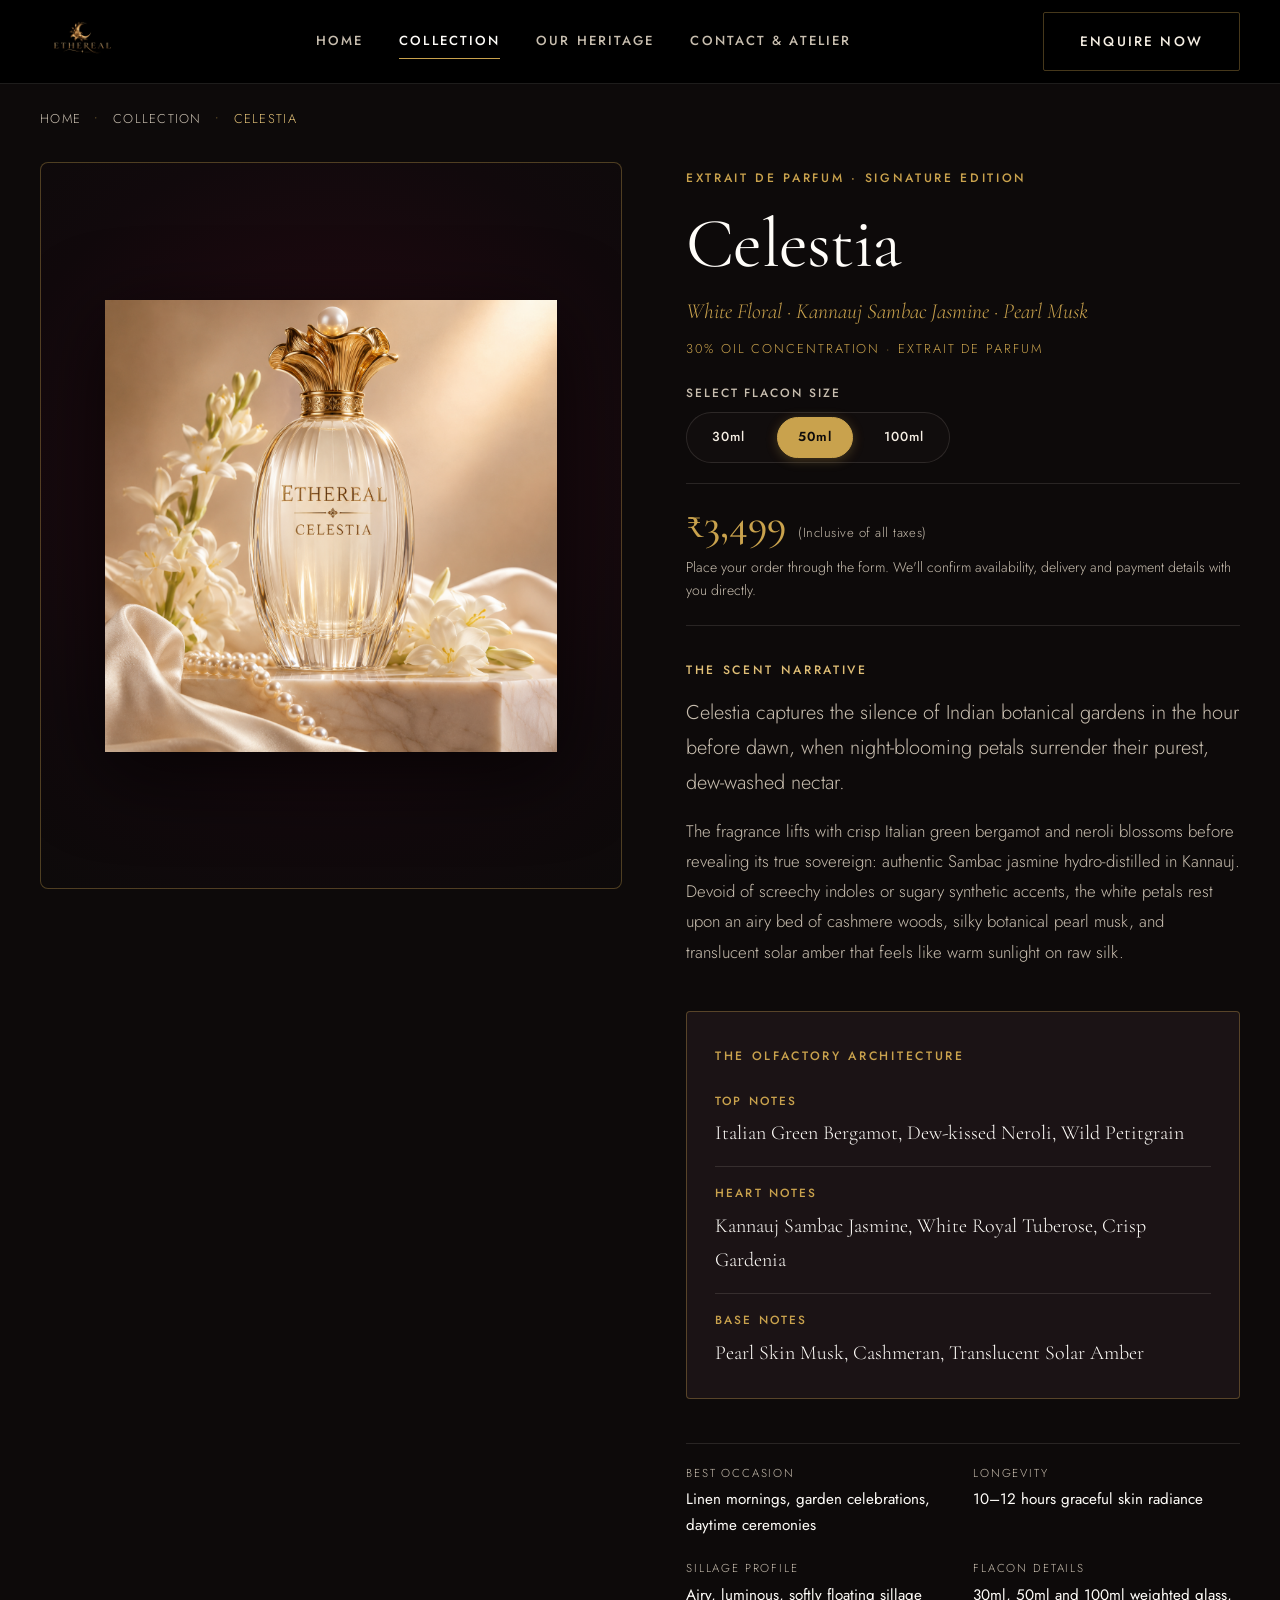
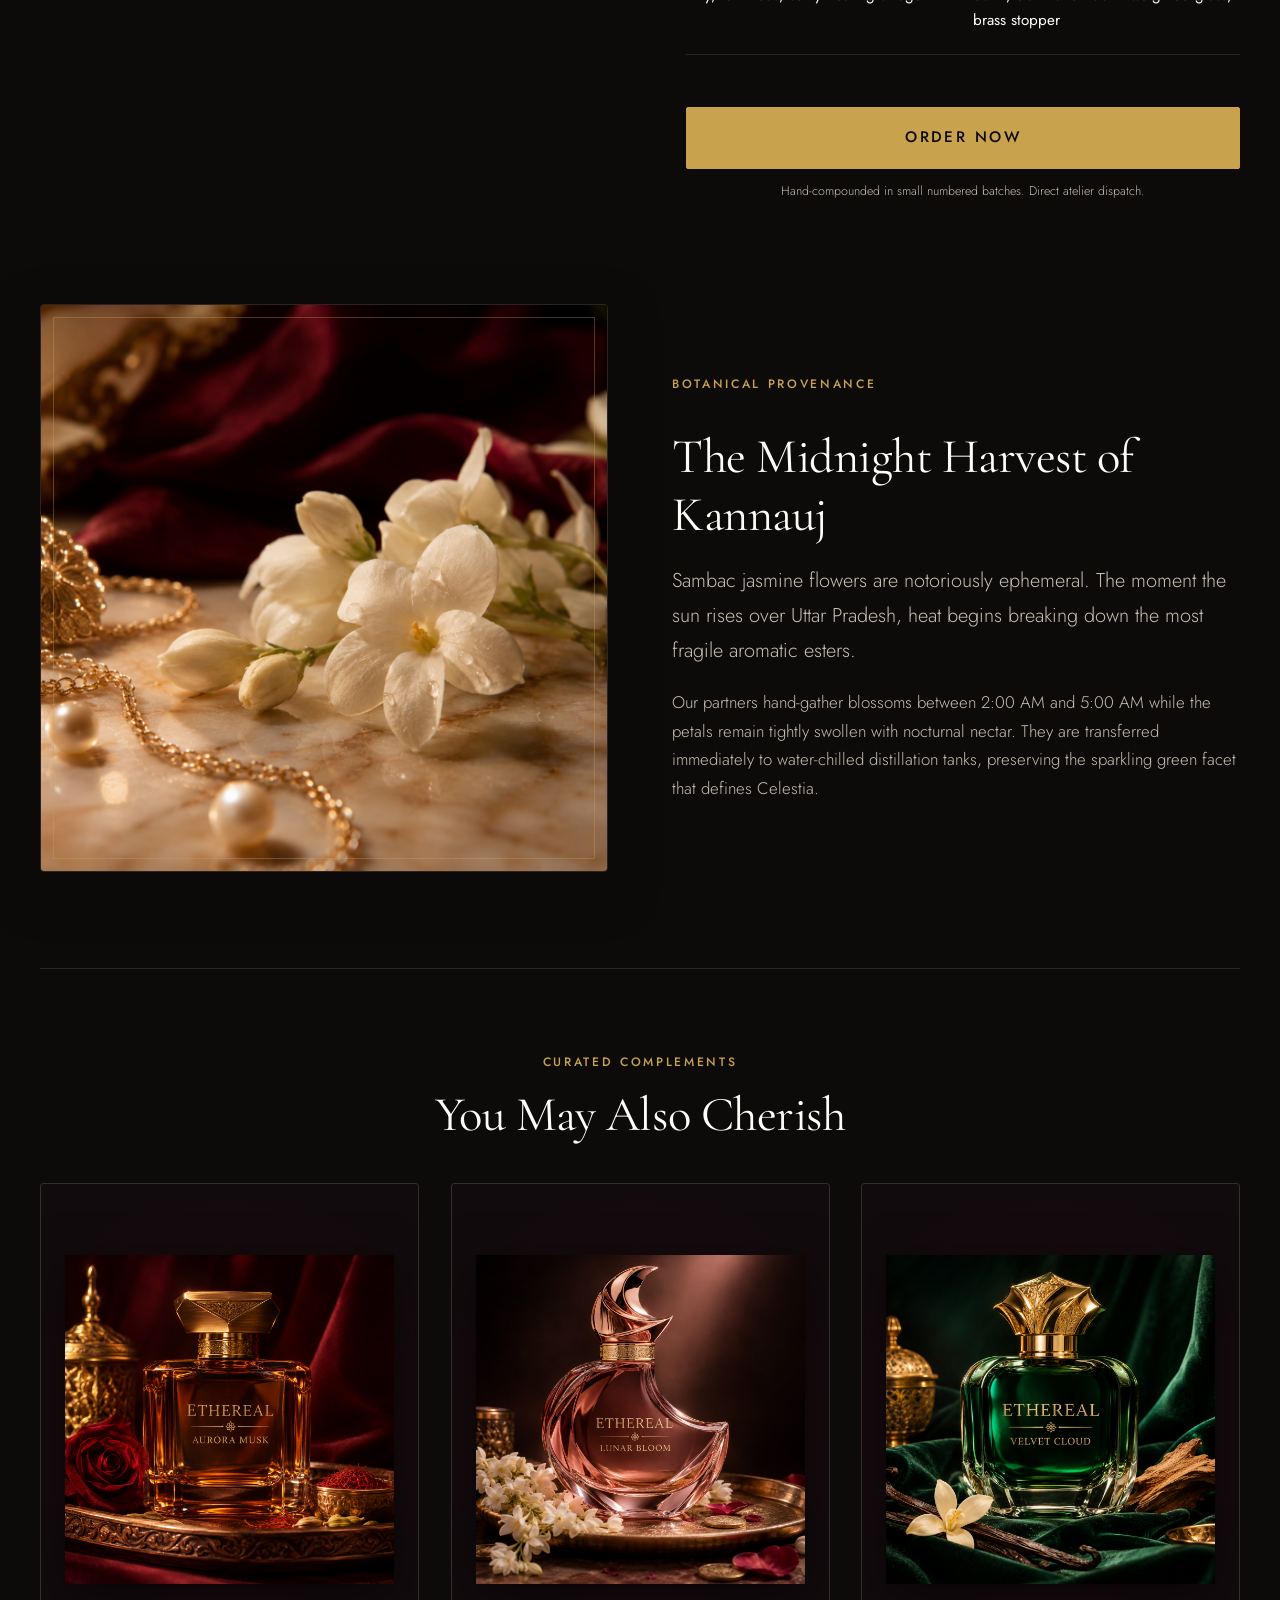
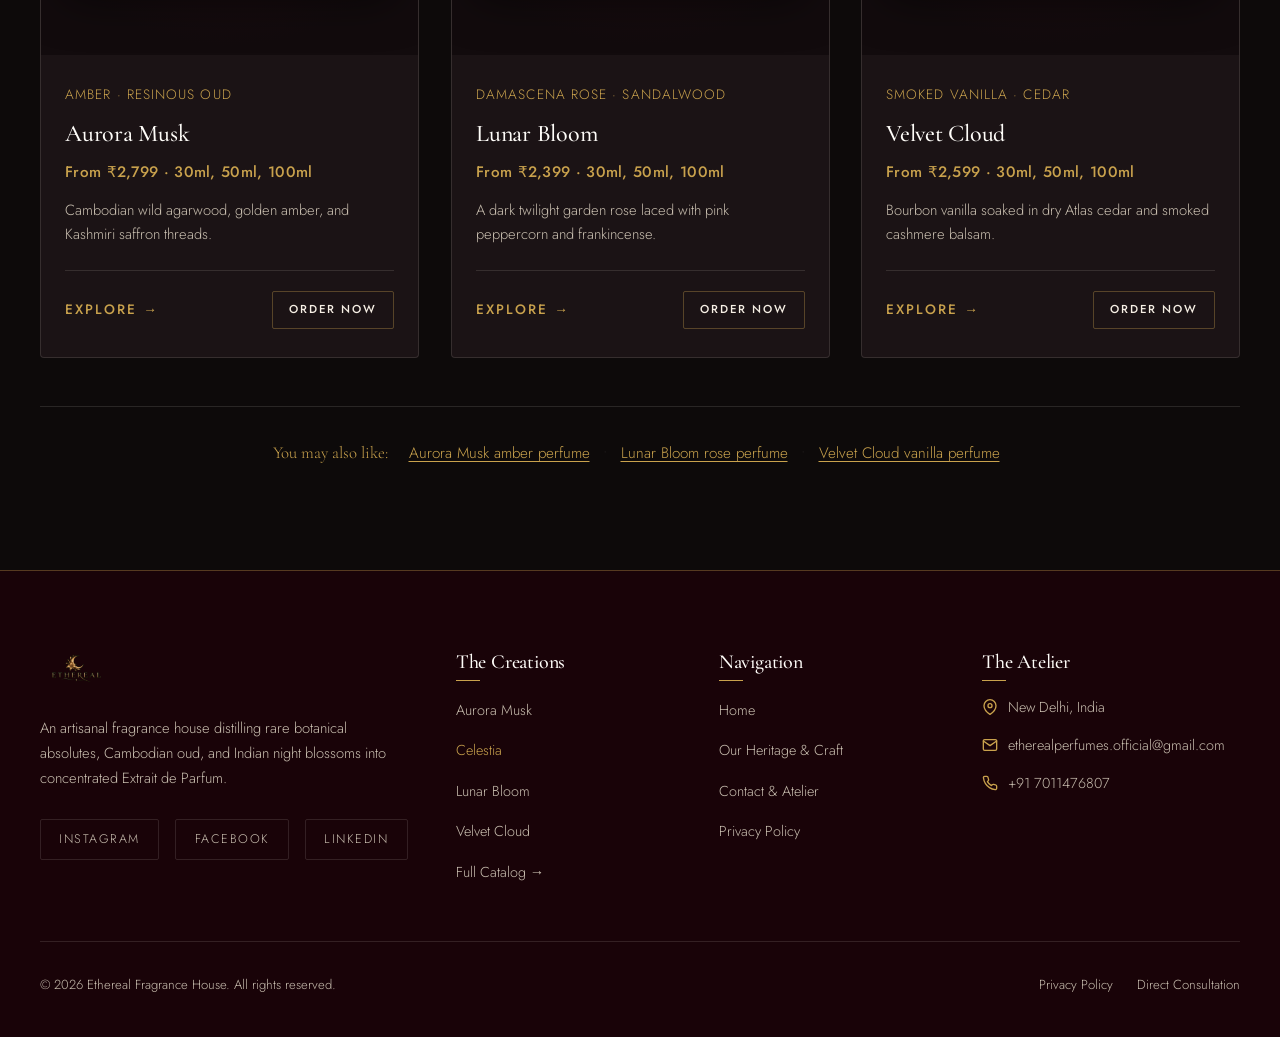
<file: products/celestia/index.html>
<!DOCTYPE html>
<html lang="en">
<head>
  <meta charset="UTF-8">
  <meta name="viewport" content="width=device-width, initial-scale=1.0">
  <title>Celestia Jasmine Perfume for Women | Ethereal</title>
  <meta name="description" content="Celestia is a jasmine and white floral Extrait de Parfum, soft and graceful. 30ml, 50ml and 100ml from Rs 2,199. Order or enquire online.">
  <meta name="author" content="Ethereal Fragrance House">
  <link rel="canonical" href="https://etherealperfumes.co.in/products/celestia/">

  <!-- Open Graph -->
  <meta property="og:type" content="product">
  <meta property="og:url" content="https://etherealperfumes.co.in/products/celestia/">
  <meta property="og:title" content="Celestia Jasmine Perfume for Women | Ethereal">
  <meta property="og:description" content="Celestia is a jasmine and white floral Extrait de Parfum, soft and graceful. 30ml, 50ml and 100ml from Rs 2,199. Order or enquire online.">
  <meta property="og:image" content="https://etherealperfumes.co.in/images/celestia-floral-perfume-50ml.png">
  <meta property="og:site_name" content="Ethereal">

  <!-- Twitter Card -->
  <meta name="twitter:card" content="summary_large_image">
  <meta name="twitter:url" content="https://etherealperfumes.co.in/products/celestia/">
  <meta name="twitter:title" content="Celestia Jasmine Perfume for Women | Ethereal">
  <meta name="twitter:description" content="Celestia is a jasmine and white floral Extrait de Parfum, soft and graceful. 30ml, 50ml and 100ml from Rs 2,199. Order or enquire online.">
  <meta name="twitter:image" content="https://etherealperfumes.co.in/images/celestia-floral-perfume-50ml.png">

  <!-- Favicon -->
  <link rel="icon" type="image/svg+xml" href="/favicon.svg">

  <!-- Google Fonts Preconnect & Styles -->
  <link rel="preconnect" href="https://fonts.googleapis.com">
  <link rel="preconnect" href="https://fonts.gstatic.com" crossorigin>
  <link href="https://fonts.googleapis.com/css2?family=Cormorant+Garamond:ital,wght@0,300;0,400;0,500;0,600;0,700;1,400;1,600&family=Jost:wght@300;400;500;600&display=swap" rel="stylesheet">

  <link rel="stylesheet" href="/styles.css">

  <!-- Schema.org Product Structured Data -->
  <script type="application/ld+json">
  {
    "@context": "https://schema.org/",
    "@type": "Product",
    "name": "Celestia Extrait de Parfum",
    "image": [
      "https://etherealperfumes.co.in/images/celestia-floral-perfume-50ml.png"
    ],
    "description": "Artisanal white floral Extrait de Parfum in 30ml, 50ml and 100ml crafted with Kannauj Sambac jasmine, neroli, and pearl skin musk.",
    "brand": {
      "@type": "Brand",
      "name": "Ethereal"
    },
    "category": "Extrait de Parfum",
    "offers": [
      {
        "@type": "Offer",
        "name": "Celestia Extrait de Parfum - 30ml",
        "price": "2199",
        "priceCurrency": "INR",
        "availability": "https://schema.org/InStock",
        "url": "https://etherealperfumes.co.in/products/celestia/?size=30ml",
        "priceValidUntil": "2027-12-31"
      },
      {
        "@type": "Offer",
        "name": "Celestia Extrait de Parfum - 50ml",
        "price": "3499",
        "priceCurrency": "INR",
        "availability": "https://schema.org/InStock",
        "url": "https://etherealperfumes.co.in/products/celestia/?size=50ml",
        "priceValidUntil": "2027-12-31"
      },
      {
        "@type": "Offer",
        "name": "Celestia Extrait de Parfum - 100ml",
        "price": "5799",
        "priceCurrency": "INR",
        "availability": "https://schema.org/InStock",
        "url": "https://etherealperfumes.co.in/products/celestia/?size=100ml",
        "priceValidUntil": "2027-12-31"
      }
    ]
  }
  </script>

  <!-- Google tag (gtag.js) -->
  <script async src="https://www.googletagmanager.com/gtag/js?id=G-EVJ6DFHT51"></script>
  <script>
    window.dataLayer = window.dataLayer || [];
    function gtag(){dataLayer.push(arguments);}
    gtag('js', new Date());
    gtag('config', 'G-EVJ6DFHT51');
  </script>
</head>
<body>

  <!-- Site Header -->
  <header class="site-header" role="banner">
    <div class="container header-inner">
      <a href="/" class="brand-logo-wrap" aria-label="Ethereal Home">
        <img src="/images/ethereal-logo-gold.png" alt="Ethereal luxury perfume logo with gold crescent moon and lily" class="brand-logo" width="160" height="44" decoding="async">
      </a>

      <!-- Desktop Navigation -->
      <nav class="nav-desktop" aria-label="Main Navigation">
        <a href="/" class="nav-link">Home</a>
        <a href="/products/" class="nav-link active">Collection</a>
        <a href="/about/" class="nav-link">Our Heritage</a>
        <a href="/contact/" class="nav-link">Contact & Atelier</a>
      </nav>

      <!-- Desktop Action CTA -->
      <a href="/contact/?perfume=celestia" class="btn btn-secondary header-cta-desktop">Enquire Now</a>

      <!-- Mobile Hamburger Button -->
      <button type="button" class="mobile-nav-toggle" aria-label="Toggle navigation menu" aria-expanded="false" aria-controls="mobile-drawer">
        <span class="hamburger-bar"></span>
        <span class="hamburger-bar"></span>
        <span class="hamburger-bar"></span>
      </button>
    </div>
  </header>

  <!-- Mobile Drawer Menu -->
  <div id="mobile-drawer" class="mobile-drawer" aria-hidden="true">
    <ul class="mobile-nav-list">
      <li><a href="/" class="mobile-nav-link">Home</a></li>
      <li><a href="/products/" class="mobile-nav-link active">Fragrance Collection</a></li>
      <li><a href="/about/" class="mobile-nav-link">Our Heritage & Craft</a></li>
      <li><a href="/contact/" class="mobile-nav-link">Private Consultation</a></li>
    </ul>

    <div class="mobile-drawer-footer">
      <p><strong class="text-gold">Atelier:</strong> New Delhi, India</p>
      <p><strong class="text-gold">Direct:</strong> <a href="tel:+917011476807">+91 7011476807</a></p>
      <p><strong class="text-gold">Email:</strong> <a href="mailto:etherealperfumes.official@gmail.com">etherealperfumes.official@gmail.com</a></p>
    </div>
  </div>

  <main id="main-content">

    <!-- Breadcrumb -->
    <div class="container" style="padding-top: calc(var(--header-height) + 1.5rem); padding-bottom: 1rem;">
      <nav aria-label="Breadcrumb" style="font-size: 0.8rem; letter-spacing: 0.1em; text-transform: uppercase; color: var(--color-ivory-muted);">
        <a href="/" style="color: var(--color-ivory-muted);">Home</a>
        <span style="margin: 0 0.5rem; color: var(--color-gold);">&bull;</span>
        <a href="/products/" style="color: var(--color-ivory-muted);">Collection</a>
        <span style="margin: 0 0.5rem; color: var(--color-gold);">&bull;</span>
        <span style="color: var(--color-gold-light);">Celestia</span>
      </nav>
    </div>

    <!-- Main Detail Section -->
    <section class="section" style="padding-top: 1rem;">
      <div class="container">
        
        <div class="product-detail-layout">
          
          <!-- Sticky Flacon Showcase -->
          <div class="product-gallery-sticky reveal-on-scroll">
            <div class="product-hero-stage">
              <img src="/images/celestia-floral-perfume-50ml.png" alt="Ethereal Celestia jasmine perfume in a fluted glass bottle with a gold flower cap and pearls" width="500" height="625" fetchpriority="high" decoding="async" loading="lazy">
            </div>
          </div>

          <!-- Product Narrative & Olfactory Data -->
          <div class="product-info-panel reveal-on-scroll delay-1">
            
            <div class="product-meta-header">
              <span class="eyebrow">Extrait de Parfum · Signature Edition</span>
              <h1 style="margin-bottom: 0.5rem;">Celestia</h1>
              <p style="font-family: var(--font-serif); font-size: 1.35rem; color: var(--color-gold); font-style: italic;">
                White Floral · Kannauj Sambac Jasmine · Pearl Musk
              </p>
              <span class="product-detail-size">30% Oil Concentration · Extrait de Parfum</span>

              <!-- Size Selector (30ml, 50ml, 100ml) -->
              <div class="product-size-selector" data-size-selector data-product-slug="celestia" role="group" aria-label="Select bottle size">
                <span class="size-selector-label">Select Flacon Size</span>
                <div class="size-pills">
                  <button type="button" class="size-pill" data-size="30ml" aria-pressed="false">30ml</button>
                  <button type="button" class="size-pill is-selected" data-size="50ml" aria-pressed="true">50ml</button>
                  <button type="button" class="size-pill" data-size="100ml" aria-pressed="false">100ml</button>
                </div>
              </div>

              <!-- Price Box & Order Note -->
              <div class="product-price-box">
                <div class="product-price-row">
                  <span class="product-price" data-product-price>₹3,499</span>
                  <span class="product-tax-note">(Inclusive of all taxes)</span>
                </div>
                <p class="product-order-note">
                  Place your order through the form. We'll confirm availability, delivery and payment details with you directly.
                </p>
              </div>
            </div>

            <!-- Scent Narrative -->
            <div>
              <span class="eyebrow" style="color: var(--color-gold-light);">The Scent Narrative</span>
              <p class="lead-text" style="margin-bottom: 1rem;">
                Celestia captures the silence of Indian botanical gardens in the hour before dawn, when night-blooming petals surrender their purest, dew-washed nectar.
              </p>
              <p class="text-ivory-muted" style="line-height: 1.8;">
                The fragrance lifts with crisp Italian green bergamot and neroli blossoms before revealing its true sovereign: authentic Sambac jasmine hydro-distilled in Kannauj. Devoid of screechy indoles or sugary synthetic accents, the white petals rest upon an airy bed of cashmere woods, silky botanical pearl musk, and translucent solar amber that feels like warm sunlight on raw silk.
              </p>
            </div>

            <!-- Olfactory Pyramid -->
            <div class="olfactory-pyramid">
              <span class="eyebrow" style="margin-bottom: 0.5rem;">The Olfactory Architecture</span>
              
              <div class="pyramid-level">
                <span class="pyramid-label">Top Notes</span>
                <span class="pyramid-notes">Italian Green Bergamot, Dew-kissed Neroli, Wild Petitgrain</span>
              </div>

              <div class="pyramid-level">
                <span class="pyramid-label">Heart Notes</span>
                <span class="pyramid-notes">Kannauj Sambac Jasmine, White Royal Tuberose, Crisp Gardenia</span>
              </div>

              <div class="pyramid-level">
                <span class="pyramid-label">Base Notes</span>
                <span class="pyramid-notes">Pearl Skin Musk, Cashmeran, Translucent Solar Amber</span>
              </div>
            </div>

            <!-- Technical Attributes / Wear Guide -->
            <div class="scent-specs-grid">
              <div class="spec-item">
                <span class="spec-key">Best Occasion</span>
                <span class="spec-val">Linen mornings, garden celebrations, daytime ceremonies</span>
              </div>
              <div class="spec-item">
                <span class="spec-key">Longevity</span>
                <span class="spec-val">10–12 hours graceful skin radiance</span>
              </div>
              <div class="spec-item">
                <span class="spec-key">Sillage Profile</span>
                <span class="spec-val">Airy, luminous, softly floating sillage</span>
              </div>
              <div class="spec-item">
                <span class="spec-key">Flacon Details</span>
                <span class="spec-val">30ml, 50ml and 100ml weighted glass, brass stopper</span>
              </div>
            </div>

            <!-- Action CTA -->
            <div style="margin-top: 1.5rem;">
              <a href="/contact/?product=celestia&size=50ml" data-order-button class="btn btn-primary product-order-btn" style="width: 100%; font-size: 0.95rem;">
                Order Now
              </a>
              <p style="font-size: 0.78rem; color: var(--color-ivory-muted); text-align: center; margin-top: 0.75rem;">
                Hand-compounded in small numbered batches. Direct atelier dispatch.
              </p>
            </div>

          </div>

        </div>

        <!-- Additional Feature Section (Jasmine Blossom Story) -->
        <div class="split-editorial" style="margin-top: clamp(4rem, 8vw, 6.5rem);">
          <div class="editorial-media reveal-on-scroll">
            <img src="/images/jasmine-flowers-perfume-ingredient.webp" alt="Fresh jasmine flowers and buds with dew drops on marble" width="800" height="600" loading="lazy" decoding="async">
            <div class="editorial-media-accent"></div>
          </div>
          <div class="editorial-content reveal-on-scroll delay-1">
            <span class="eyebrow">Botanical Provenance</span>
            <h2>The Midnight Harvest of Kannauj</h2>
            <p class="lead-text">
              Sambac jasmine flowers are notoriously ephemeral. The moment the sun rises over Uttar Pradesh, heat begins breaking down the most fragile aromatic esters.
            </p>
            <p class="text-ivory-muted">
              Our partners hand-gather blossoms between 2:00 AM and 5:00 AM while the petals remain tightly swollen with nocturnal nectar. They are transferred immediately to water-chilled distillation tanks, preserving the sparkling green facet that defines Celestia.
            </p>
          </div>
        </div>

        <!-- Recommendations Grid -->
        <section class="recommendations-section" aria-labelledby="other-heading">
          <div style="text-align: center; margin-bottom: 2.5rem;" class="reveal-on-scroll">
            <span class="eyebrow">Curated Complements</span>
            <h2 id="other-heading">You May Also Cherish</h2>
          </div>

          <div class="product-grid" style="grid-template-columns: repeat(auto-fit, minmax(280px, 1fr));">
            
            <!-- Aurora Musk -->
            <article class="product-card reveal-on-scroll">
              <div class="product-card-media">
                <img src="/images/aurora-musk-amber-perfume-50ml.png" alt="Ethereal Aurora Musk amber and oud perfume bottle with saffron and a red rose" width="300" height="375" loading="lazy" decoding="async">
              </div>
              <div class="product-card-body">
                <span class="product-subtitle">Amber · Resinous Oud</span>
                <h3 class="product-title">Aurora Musk</h3>
                <div class="product-card-price">From ₹2,799 · 30ml, 50ml, 100ml</div>
                <p class="product-desc-short">Cambodian wild agarwood, golden amber, and Kashmiri saffron threads.</p>
                <div class="product-card-actions">
                  <a href="/products/aurora-musk/" class="btn-text">Explore &rarr;</a>
                  <a href="/contact/?product=aurora-musk&size=50ml" class="btn btn-secondary" style="padding: 0.5rem 1rem; font-size: 0.72rem;">Order Now</a>
                </div>
              </div>
            </article>

            <!-- Lunar Bloom -->
            <article class="product-card reveal-on-scroll delay-1">
              <div class="product-card-media">
                <img src="/images/lunar-bloom-rose-perfume-50ml.png" alt="Ethereal Lunar Bloom rose perfume in a crescent-moon shaped pink glass bottle" width="300" height="375" loading="lazy" decoding="async">
              </div>
              <div class="product-card-body">
                <span class="product-subtitle">Damascena Rose · Sandalwood</span>
                <h3 class="product-title">Lunar Bloom</h3>
                <div class="product-card-price">From ₹2,399 · 30ml, 50ml, 100ml</div>
                <p class="product-desc-short">A dark twilight garden rose laced with pink peppercorn and frankincense.</p>
                <div class="product-card-actions">
                  <a href="/products/lunar-bloom/" class="btn-text">Explore &rarr;</a>
                  <a href="/contact/?product=lunar-bloom&size=50ml" class="btn btn-secondary" style="padding: 0.5rem 1rem; font-size: 0.72rem;">Order Now</a>
                </div>
              </div>
            </article>

            <!-- Velvet Cloud -->
            <article class="product-card reveal-on-scroll delay-2">
              <div class="product-card-media">
                <img src="/images/velvet-cloud-vanilla-perfume-50ml.png" alt="Ethereal Velvet Cloud vanilla and woody perfume in a green glass bottle with vanilla pods" width="300" height="375" loading="lazy" decoding="async">
              </div>
              <div class="product-card-body">
                <span class="product-subtitle">Smoked Vanilla · Cedar</span>
                <h3 class="product-title">Velvet Cloud</h3>
                <div class="product-card-price">From ₹2,599 · 30ml, 50ml, 100ml</div>
                <p class="product-desc-short">Bourbon vanilla soaked in dry Atlas cedar and smoked cashmere balsam.</p>
                <div class="product-card-actions">
                  <a href="/products/velvet-cloud/" class="btn-text">Explore &rarr;</a>
                  <a href="/contact/?product=velvet-cloud&size=50ml" class="btn btn-secondary" style="padding: 0.5rem 1rem; font-size: 0.72rem;">Order Now</a>
                </div>
              </div>
            </article>

          </div>

          <!-- You May Also Like Row -->
          <div class="you-may-also-like" style="text-align: center; margin-top: 3rem; padding-top: 2rem; border-top: 1px solid var(--color-border-subtle);">
            <p style="font-size: 0.95rem; color: var(--color-ivory-muted);">
              <span style="color: var(--color-gold); font-family: var(--font-serif); font-size: 1.05rem; margin-right: 0.5rem;">You may also like:</span>
              <a href="/products/aurora-musk/" class="text-gold" style="text-decoration: underline; text-underline-offset: 3px; margin: 0 0.5rem;">Aurora Musk amber perfume</a>
              <span style="color: var(--color-border-subtle);">&bull;</span>
              <a href="/products/lunar-bloom/" class="text-gold" style="text-decoration: underline; text-underline-offset: 3px; margin: 0 0.5rem;">Lunar Bloom rose perfume</a>
              <span style="color: var(--color-border-subtle);">&bull;</span>
              <a href="/products/velvet-cloud/" class="text-gold" style="text-decoration: underline; text-underline-offset: 3px; margin: 0 0.5rem;">Velvet Cloud vanilla perfume</a>
            </p>
          </div>
        </section>

      </div>
    </section>

  </main>

  <!-- Global Footer -->
  <footer class="site-footer" role="contentinfo">
    <div class="container">
      <div class="footer-grid">
        
        <div class="footer-col-brand">
          <a href="/" aria-label="Ethereal Home">
            <img src="/images/ethereal-logo-gold.png" alt="Ethereal luxury perfume logo with gold crescent moon and lily" class="footer-logo" width="160" height="44" decoding="async">
          </a>
          <p class="text-ivory-muted" style="font-size: 0.92rem; line-height: 1.7;">
            An artisanal fragrance house distilling rare botanical absolutes, Cambodian oud, and Indian night blossoms into concentrated Extrait de Parfum.
          </p>
          <div class="social-links-row">
            <a href="https://www.instagram.com/etherealperfumes.official/" class="social-pill" aria-label="Instagram" target="_blank" rel="noopener noreferrer">Instagram</a>
            <a href="https://www.facebook.com/profile.php?id=61596175691642" class="social-pill" aria-label="Facebook" target="_blank" rel="noopener noreferrer">Facebook</a>
            <a href="https://www.linkedin.com/company/etherealperfumes/" class="social-pill" aria-label="LinkedIn" target="_blank" rel="noopener noreferrer">LinkedIn</a>
          </div>
        </div>

        <div>
          <h4 class="footer-col-title">The Creations</h4>
          <ul class="footer-links-list">
            <li><a href="/products/aurora-musk/" class="footer-link">Aurora Musk</a></li>
            <li><a href="/products/celestia/" class="footer-link text-gold">Celestia</a></li>
            <li><a href="/products/lunar-bloom/" class="footer-link">Lunar Bloom</a></li>
            <li><a href="/products/velvet-cloud/" class="footer-link">Velvet Cloud</a></li>
            <li><a href="/products/" class="footer-link">Full Catalog &rarr;</a></li>
          </ul>
        </div>

        <div>
          <h4 class="footer-col-title">Navigation</h4>
          <ul class="footer-links-list">
            <li><a href="/" class="footer-link">Home</a></li>
            <li><a href="/about/" class="footer-link">Our Heritage & Craft</a></li>
            <li><a href="/contact/" class="footer-link">Contact & Atelier</a></li>
            <li><a href="/privacy-policy/" class="footer-link">Privacy Policy</a></li>
          </ul>
        </div>

        <div>
          <h4 class="footer-col-title">The Atelier</h4>
          <div class="footer-contact-item">
            <svg viewBox="0 0 24 24" fill="none" stroke="currentColor" stroke-width="2" stroke-linecap="round" stroke-linejoin="round"><path d="M21 10c0 7-9 13-9 13s-9-6-9-13a9 9 0 0 1 18 0z"></path><circle cx="12" cy="10" r="3"></circle></svg>
            <span>New Delhi, India</span>
          </div>
          <div class="footer-contact-item">
            <svg viewBox="0 0 24 24" fill="none" stroke="currentColor" stroke-width="2" stroke-linecap="round" stroke-linejoin="round"><path d="M4 4h16c1.1 0 2 .9 2 2v12c0 1.1-.9 2-2 2H4c-1.1 0-2-.9-2-2V6c0-1.1.9-2 2-2z"></path><polyline points="22,6 12,13 2,6"></polyline></svg>
            <a href="mailto:etherealperfumes.official@gmail.com" class="footer-link">etherealperfumes.official@gmail.com</a>
          </div>
          <div class="footer-contact-item">
            <svg viewBox="0 0 24 24" fill="none" stroke="currentColor" stroke-width="2" stroke-linecap="round" stroke-linejoin="round"><path d="M22 16.92v3a2 2 0 0 1-2.18 2 19.79 19.79 0 0 1-8.63-3.07 19.5 19.5 0 0 1-6-6 19.79 19.79 0 0 1-3.07-8.67A2 2 0 0 1 4.11 2h3a2 2 0 0 1 2 1.72 12.84 12.84 0 0 0 .7 2.81 2 2 0 0 1-.45 2.11L8.09 9.91a16 16 0 0 0 6 6l1.27-1.27a2 2 0 0 1 2.11-.45 12.84 12.84 0 0 0 2.81.7A2 2 0 0 1 22 16.92z"></path></svg>
            <a href="tel:+917011476807" class="footer-link">+91 7011476807</a>
          </div>
        </div>

      </div>

      <div class="footer-bottom">
        <p>&copy; 2026 Ethereal Fragrance House. All rights reserved.</p>
        <div class="footer-legal-links">
          <a href="/privacy-policy/">Privacy Policy</a>
          <a href="/contact/">Direct Consultation</a>
        </div>
      </div>
    </div>
  </footer>

  <script src="/script.js" defer></script>
</body>
</html>
</file>
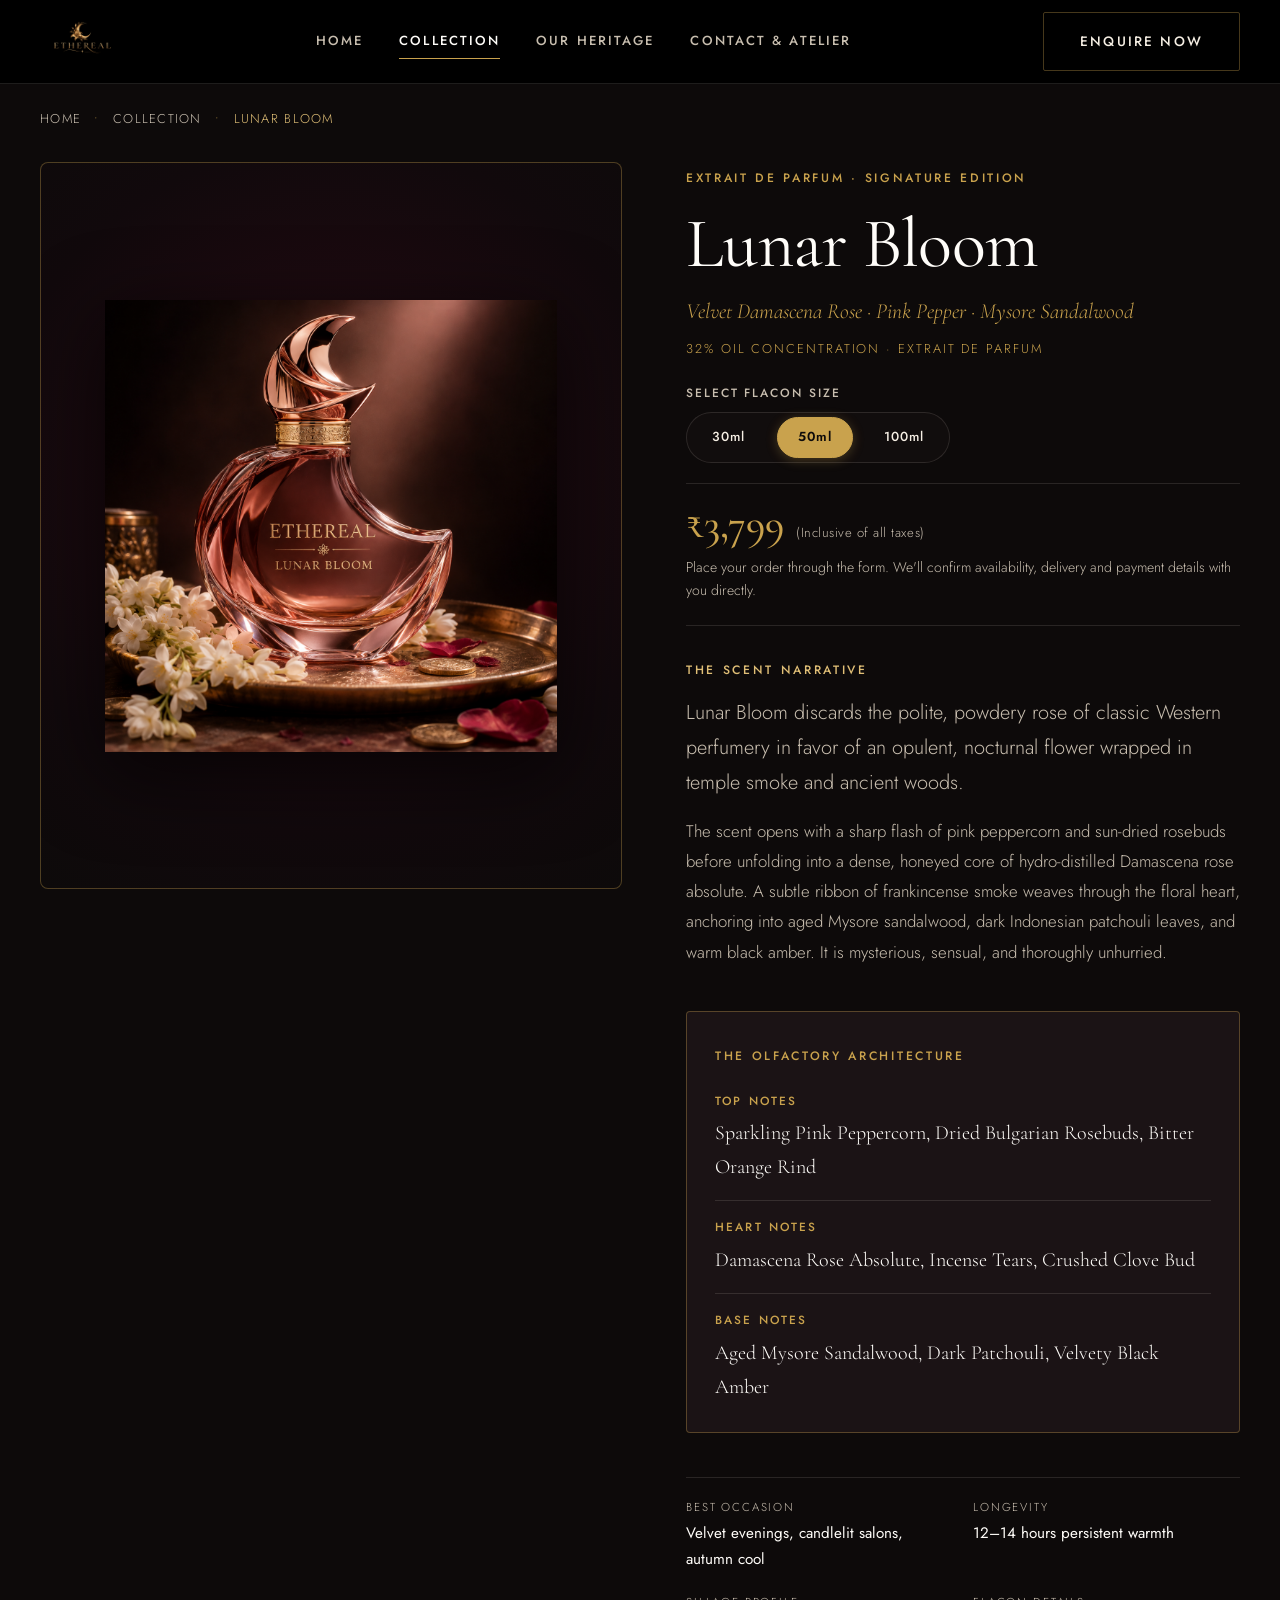
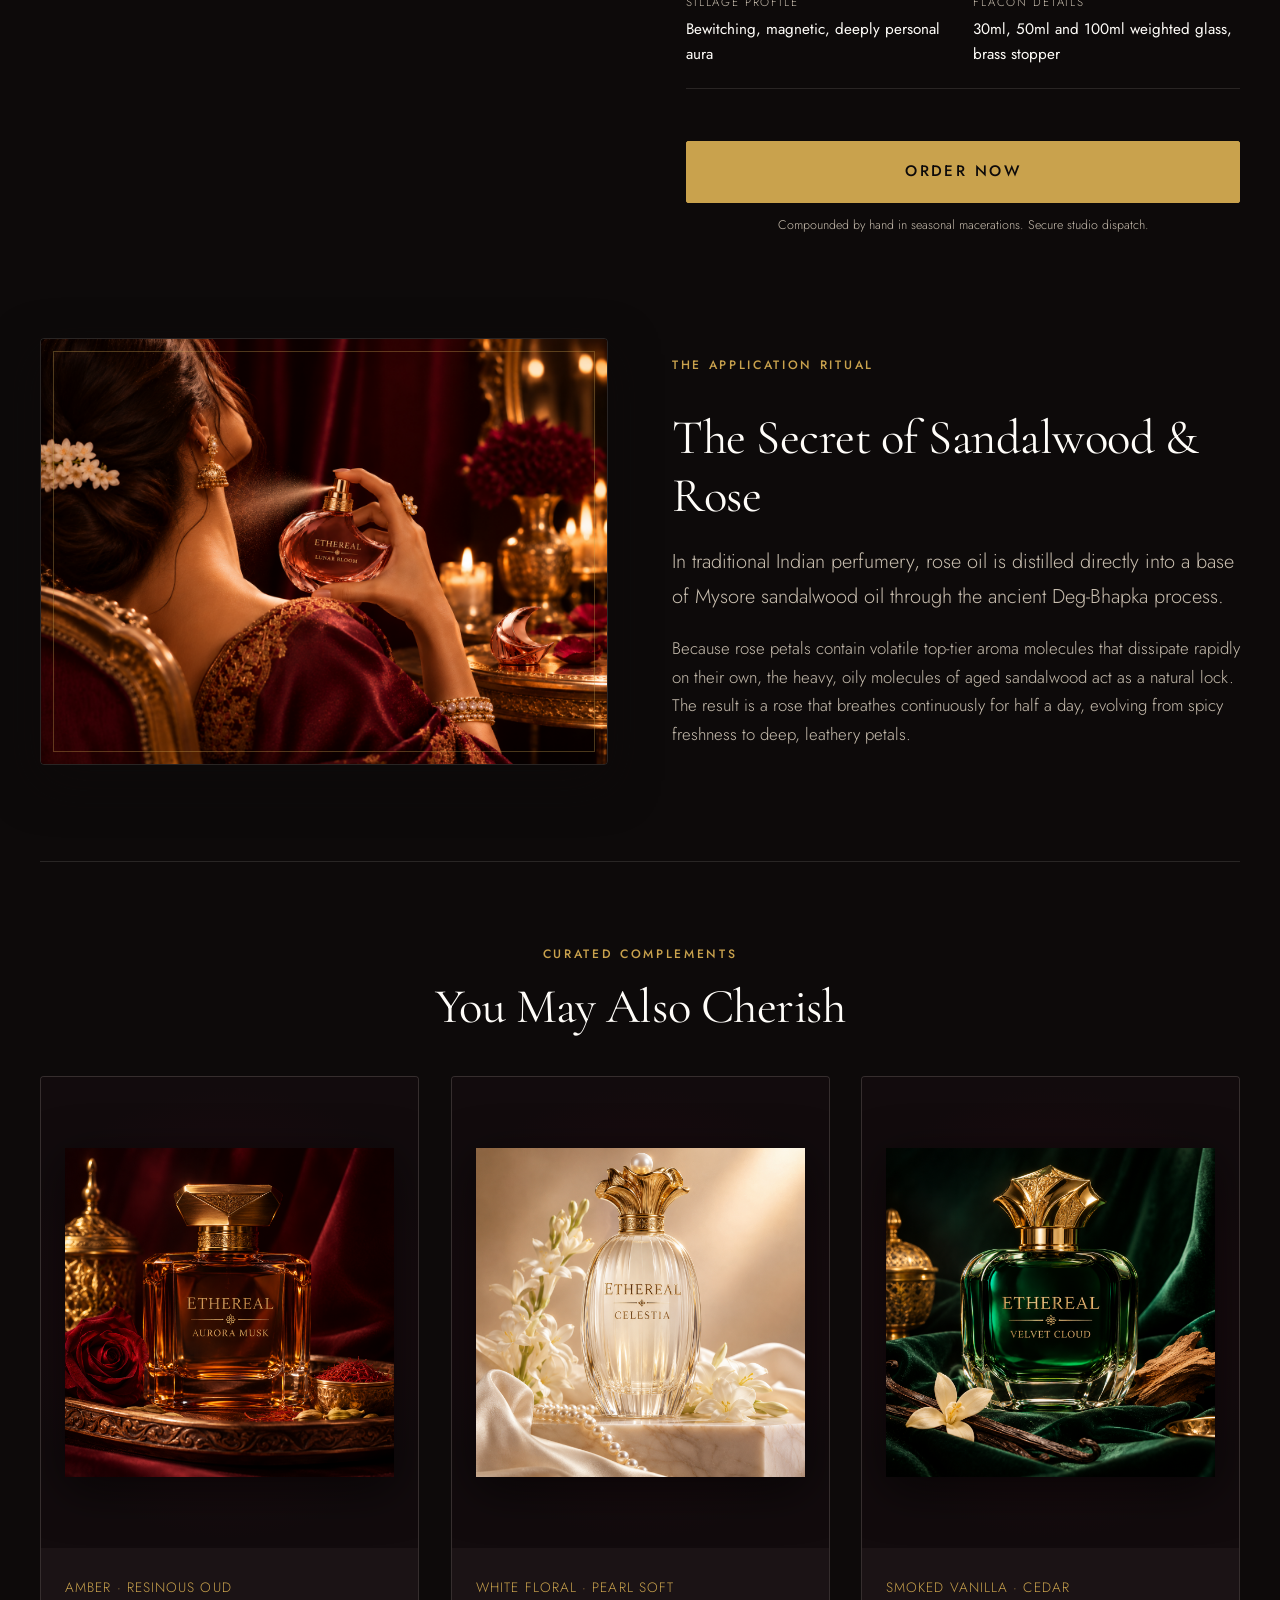
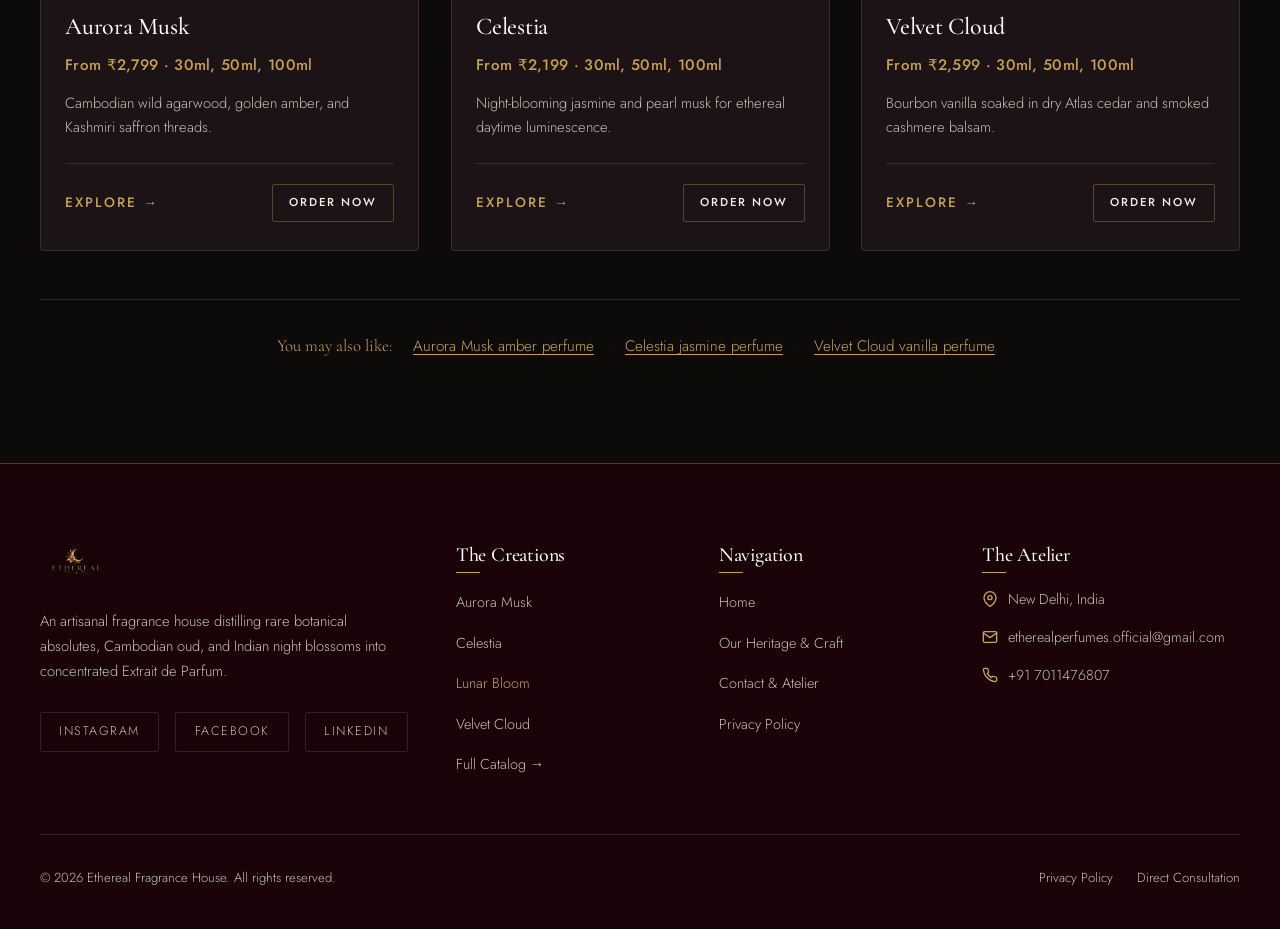
<file: products/lunar-bloom/index.html>
<!DOCTYPE html>
<html lang="en">
<head>
  <meta charset="UTF-8">
  <meta name="viewport" content="width=device-width, initial-scale=1.0">
  <title>Lunar Bloom Rose Perfume | Ethereal Extrait</title>
  <meta name="description" content="Lunar Bloom is a romantic rose Extrait de Parfum in a crescent-moon bottle. 30ml, 50ml and 100ml from Rs 2,399. Order or enquire online.">
  <meta name="author" content="Ethereal Fragrance House">
  <link rel="canonical" href="https://etherealperfumes.co.in/products/lunar-bloom/">

  <!-- Open Graph -->
  <meta property="og:type" content="product">
  <meta property="og:url" content="https://etherealperfumes.co.in/products/lunar-bloom/">
  <meta property="og:title" content="Lunar Bloom Rose Perfume | Ethereal Extrait">
  <meta property="og:description" content="Lunar Bloom is a romantic rose Extrait de Parfum in a crescent-moon bottle. 30ml, 50ml and 100ml from Rs 2,399. Order or enquire online.">
  <meta property="og:image" content="https://etherealperfumes.co.in/images/lunar-bloom-rose-perfume-50ml.png">
  <meta property="og:site_name" content="Ethereal">

  <!-- Twitter Card -->
  <meta name="twitter:card" content="summary_large_image">
  <meta name="twitter:url" content="https://etherealperfumes.co.in/products/lunar-bloom/">
  <meta name="twitter:title" content="Lunar Bloom Rose Perfume | Ethereal Extrait">
  <meta name="twitter:description" content="Lunar Bloom is a romantic rose Extrait de Parfum in a crescent-moon bottle. 30ml, 50ml and 100ml from Rs 2,399. Order or enquire online.">
  <meta name="twitter:image" content="https://etherealperfumes.co.in/images/lunar-bloom-rose-perfume-50ml.png">

  <!-- Favicon -->
  <link rel="icon" type="image/svg+xml" href="/favicon.svg">

  <!-- Google Fonts Preconnect & Styles -->
  <link rel="preconnect" href="https://fonts.googleapis.com">
  <link rel="preconnect" href="https://fonts.gstatic.com" crossorigin>
  <link href="https://fonts.googleapis.com/css2?family=Cormorant+Garamond:ital,wght@0,300;0,400;0,500;0,600;0,700;1,400;1,600&family=Jost:wght@300;400;500;600&display=swap" rel="stylesheet">

  <link rel="stylesheet" href="/styles.css">

  <!-- Schema.org Product Structured Data -->
  <script type="application/ld+json">
  {
    "@context": "https://schema.org/",
    "@type": "Product",
    "name": "Lunar Bloom Extrait de Parfum",
    "image": [
      "https://etherealperfumes.co.in/images/lunar-bloom-rose-perfume-50ml.png"
    ],
    "description": "Artisanal dark floral Extrait de Parfum in 30ml, 50ml and 100ml blending Damascena rose absolute, pink peppercorn, and aged Mysore sandalwood.",
    "brand": {
      "@type": "Brand",
      "name": "Ethereal"
    },
    "category": "Extrait de Parfum",
    "offers": [
      {
        "@type": "Offer",
        "name": "Lunar Bloom Extrait de Parfum - 30ml",
        "price": "2399",
        "priceCurrency": "INR",
        "availability": "https://schema.org/InStock",
        "url": "https://etherealperfumes.co.in/products/lunar-bloom/?size=30ml",
        "priceValidUntil": "2027-12-31"
      },
      {
        "@type": "Offer",
        "name": "Lunar Bloom Extrait de Parfum - 50ml",
        "price": "3799",
        "priceCurrency": "INR",
        "availability": "https://schema.org/InStock",
        "url": "https://etherealperfumes.co.in/products/lunar-bloom/?size=50ml",
        "priceValidUntil": "2027-12-31"
      },
      {
        "@type": "Offer",
        "name": "Lunar Bloom Extrait de Parfum - 100ml",
        "price": "6299",
        "priceCurrency": "INR",
        "availability": "https://schema.org/InStock",
        "url": "https://etherealperfumes.co.in/products/lunar-bloom/?size=100ml",
        "priceValidUntil": "2027-12-31"
      }
    ]
  }
  </script>

  <!-- Google tag (gtag.js) -->
  <script async src="https://www.googletagmanager.com/gtag/js?id=G-EVJ6DFHT51"></script>
  <script>
    window.dataLayer = window.dataLayer || [];
    function gtag(){dataLayer.push(arguments);}
    gtag('js', new Date());
    gtag('config', 'G-EVJ6DFHT51');
  </script>
</head>
<body>

  <!-- Site Header -->
  <header class="site-header" role="banner">
    <div class="container header-inner">
      <a href="/" class="brand-logo-wrap" aria-label="Ethereal Home">
        <img src="/images/ethereal-logo-gold.png" alt="Ethereal luxury perfume logo with gold crescent moon and lily" class="brand-logo" width="160" height="44" decoding="async">
      </a>

      <!-- Desktop Navigation -->
      <nav class="nav-desktop" aria-label="Main Navigation">
        <a href="/" class="nav-link">Home</a>
        <a href="/products/" class="nav-link active">Collection</a>
        <a href="/about/" class="nav-link">Our Heritage</a>
        <a href="/contact/" class="nav-link">Contact & Atelier</a>
      </nav>

      <!-- Desktop Action CTA -->
      <a href="/contact/?perfume=lunar-bloom" class="btn btn-secondary header-cta-desktop">Enquire Now</a>

      <!-- Mobile Hamburger Button -->
      <button type="button" class="mobile-nav-toggle" aria-label="Toggle navigation menu" aria-expanded="false" aria-controls="mobile-drawer">
        <span class="hamburger-bar"></span>
        <span class="hamburger-bar"></span>
        <span class="hamburger-bar"></span>
      </button>
    </div>
  </header>

  <!-- Mobile Drawer Menu -->
  <div id="mobile-drawer" class="mobile-drawer" aria-hidden="true">
    <ul class="mobile-nav-list">
      <li><a href="/" class="mobile-nav-link">Home</a></li>
      <li><a href="/products/" class="mobile-nav-link active">Fragrance Collection</a></li>
      <li><a href="/about/" class="mobile-nav-link">Our Heritage & Craft</a></li>
      <li><a href="/contact/" class="mobile-nav-link">Private Consultation</a></li>
    </ul>

    <div class="mobile-drawer-footer">
      <p><strong class="text-gold">Atelier:</strong> New Delhi, India</p>
      <p><strong class="text-gold">Direct:</strong> <a href="tel:+917011476807">+91 7011476807</a></p>
      <p><strong class="text-gold">Email:</strong> <a href="mailto:etherealperfumes.official@gmail.com">etherealperfumes.official@gmail.com</a></p>
    </div>
  </div>

  <main id="main-content">

    <!-- Breadcrumb -->
    <div class="container" style="padding-top: calc(var(--header-height) + 1.5rem); padding-bottom: 1rem;">
      <nav aria-label="Breadcrumb" style="font-size: 0.8rem; letter-spacing: 0.1em; text-transform: uppercase; color: var(--color-ivory-muted);">
        <a href="/" style="color: var(--color-ivory-muted);">Home</a>
        <span style="margin: 0 0.5rem; color: var(--color-gold);">&bull;</span>
        <a href="/products/" style="color: var(--color-ivory-muted);">Collection</a>
        <span style="margin: 0 0.5rem; color: var(--color-gold);">&bull;</span>
        <span style="color: var(--color-gold-light);">Lunar Bloom</span>
      </nav>
    </div>

    <!-- Main Detail Section -->
    <section class="section" style="padding-top: 1rem;">
      <div class="container">
        
        <div class="product-detail-layout">
          
          <!-- Sticky Flacon Showcase -->
          <div class="product-gallery-sticky reveal-on-scroll">
            <div class="product-hero-stage">
              <img src="/images/lunar-bloom-rose-perfume-50ml.png" alt="Ethereal Lunar Bloom rose perfume in a crescent-moon shaped pink glass bottle" width="500" height="625" fetchpriority="high" decoding="async" loading="lazy">
            </div>
          </div>

          <!-- Product Narrative & Olfactory Data -->
          <div class="product-info-panel reveal-on-scroll delay-1">
            
            <div class="product-meta-header">
              <span class="eyebrow">Extrait de Parfum · Signature Edition</span>
              <h1 style="margin-bottom: 0.5rem;">Lunar Bloom</h1>
              <p style="font-family: var(--font-serif); font-size: 1.35rem; color: var(--color-gold); font-style: italic;">
                Velvet Damascena Rose · Pink Pepper · Mysore Sandalwood
              </p>
              <span class="product-detail-size">32% Oil Concentration · Extrait de Parfum</span>

              <!-- Size Selector (30ml, 50ml, 100ml) -->
              <div class="product-size-selector" data-size-selector data-product-slug="lunar-bloom" role="group" aria-label="Select bottle size">
                <span class="size-selector-label">Select Flacon Size</span>
                <div class="size-pills">
                  <button type="button" class="size-pill" data-size="30ml" aria-pressed="false">30ml</button>
                  <button type="button" class="size-pill is-selected" data-size="50ml" aria-pressed="true">50ml</button>
                  <button type="button" class="size-pill" data-size="100ml" aria-pressed="false">100ml</button>
                </div>
              </div>

              <!-- Price Box & Order Note -->
              <div class="product-price-box">
                <div class="product-price-row">
                  <span class="product-price" data-product-price>₹3,799</span>
                  <span class="product-tax-note">(Inclusive of all taxes)</span>
                </div>
                <p class="product-order-note">
                  Place your order through the form. We'll confirm availability, delivery and payment details with you directly.
                </p>
              </div>
            </div>

            <!-- Scent Narrative -->
            <div>
              <span class="eyebrow" style="color: var(--color-gold-light);">The Scent Narrative</span>
              <p class="lead-text" style="margin-bottom: 1rem;">
                Lunar Bloom discards the polite, powdery rose of classic Western perfumery in favor of an opulent, nocturnal flower wrapped in temple smoke and ancient woods.
              </p>
              <p class="text-ivory-muted" style="line-height: 1.8;">
                The scent opens with a sharp flash of pink peppercorn and sun-dried rosebuds before unfolding into a dense, honeyed core of hydro-distilled Damascena rose absolute. A subtle ribbon of frankincense smoke weaves through the floral heart, anchoring into aged Mysore sandalwood, dark Indonesian patchouli leaves, and warm black amber. It is mysterious, sensual, and thoroughly unhurried.
              </p>
            </div>

            <!-- Olfactory Pyramid -->
            <div class="olfactory-pyramid">
              <span class="eyebrow" style="margin-bottom: 0.5rem;">The Olfactory Architecture</span>
              
              <div class="pyramid-level">
                <span class="pyramid-label">Top Notes</span>
                <span class="pyramid-notes">Sparkling Pink Peppercorn, Dried Bulgarian Rosebuds, Bitter Orange Rind</span>
              </div>

              <div class="pyramid-level">
                <span class="pyramid-label">Heart Notes</span>
                <span class="pyramid-notes">Damascena Rose Absolute, Incense Tears, Crushed Clove Bud</span>
              </div>

              <div class="pyramid-level">
                <span class="pyramid-label">Base Notes</span>
                <span class="pyramid-notes">Aged Mysore Sandalwood, Dark Patchouli, Velvety Black Amber</span>
              </div>
            </div>

            <!-- Technical Attributes / Wear Guide -->
            <div class="scent-specs-grid">
              <div class="spec-item">
                <span class="spec-key">Best Occasion</span>
                <span class="spec-val">Velvet evenings, candlelit salons, autumn cool</span>
              </div>
              <div class="spec-item">
                <span class="spec-key">Longevity</span>
                <span class="spec-val">12–14 hours persistent warmth</span>
              </div>
              <div class="spec-item">
                <span class="spec-key">Sillage Profile</span>
                <span class="spec-val">Bewitching, magnetic, deeply personal aura</span>
              </div>
              <div class="spec-item">
                <span class="spec-key">Flacon Details</span>
                <span class="spec-val">30ml, 50ml and 100ml weighted glass, brass stopper</span>
              </div>
            </div>

            <!-- Action CTA -->
            <div style="margin-top: 1.5rem;">
              <a href="/contact/?product=lunar-bloom&size=50ml" data-order-button class="btn btn-primary product-order-btn" style="width: 100%; font-size: 0.95rem;">
                Order Now
              </a>
              <p style="font-size: 0.78rem; color: var(--color-ivory-muted); text-align: center; margin-top: 0.75rem;">
                Compounded by hand in seasonal macerations. Secure studio dispatch.
              </p>
            </div>

          </div>

        </div>

        <!-- Additional Feature Section (Applied Lifestyle) -->
        <div class="split-editorial" style="margin-top: clamp(4rem, 8vw, 6.5rem);">
          <div class="editorial-media reveal-on-scroll">
            <img src="/images/woman-applying-lunar-bloom-perfume.jpg" alt="Woman applying Lunar Bloom rose perfume with refined elegance" width="800" height="600" loading="lazy" decoding="async">
            <div class="editorial-media-accent"></div>
          </div>
          <div class="editorial-content reveal-on-scroll delay-1">
            <span class="eyebrow">The Application Ritual</span>
            <h2>The Secret of Sandalwood & Rose</h2>
            <p class="lead-text">
              In traditional Indian perfumery, rose oil is distilled directly into a base of Mysore sandalwood oil through the ancient Deg-Bhapka process.
            </p>
            <p class="text-ivory-muted">
              Because rose petals contain volatile top-tier aroma molecules that dissipate rapidly on their own, the heavy, oily molecules of aged sandalwood act as a natural lock. The result is a rose that breathes continuously for half a day, evolving from spicy freshness to deep, leathery petals.
            </p>
          </div>
        </div>

        <!-- Recommendations Grid -->
        <section class="recommendations-section" aria-labelledby="other-heading">
          <div style="text-align: center; margin-bottom: 2.5rem;" class="reveal-on-scroll">
            <span class="eyebrow">Curated Complements</span>
            <h2 id="other-heading">You May Also Cherish</h2>
          </div>

          <div class="product-grid" style="grid-template-columns: repeat(auto-fit, minmax(280px, 1fr));">
            
            <!-- Aurora Musk -->
            <article class="product-card reveal-on-scroll">
              <div class="product-card-media">
                <img src="/images/aurora-musk-amber-perfume-50ml.png" alt="Ethereal Aurora Musk amber and oud perfume bottle with saffron and a red rose" width="300" height="375" loading="lazy" decoding="async">
              </div>
              <div class="product-card-body">
                <span class="product-subtitle">Amber · Resinous Oud</span>
                <h3 class="product-title">Aurora Musk</h3>
                <div class="product-card-price">From ₹2,799 · 30ml, 50ml, 100ml</div>
                <p class="product-desc-short">Cambodian wild agarwood, golden amber, and Kashmiri saffron threads.</p>
                <div class="product-card-actions">
                  <a href="/products/aurora-musk/" class="btn-text">Explore &rarr;</a>
                  <a href="/contact/?product=aurora-musk&size=50ml" class="btn btn-secondary" style="padding: 0.5rem 1rem; font-size: 0.72rem;">Order Now</a>
                </div>
              </div>
            </article>

            <!-- Celestia -->
            <article class="product-card reveal-on-scroll delay-1">
              <div class="product-card-media">
                <img src="/images/celestia-floral-perfume-50ml.png" alt="Ethereal Celestia jasmine perfume in a fluted glass bottle with a gold flower cap and pearls" width="300" height="375" loading="lazy" decoding="async">
              </div>
              <div class="product-card-body">
                <span class="product-subtitle">White Floral · Pearl Soft</span>
                <h3 class="product-title">Celestia</h3>
                <div class="product-card-price">From ₹2,199 · 30ml, 50ml, 100ml</div>
                <p class="product-desc-short">Night-blooming jasmine and pearl musk for ethereal daytime luminescence.</p>
                <div class="product-card-actions">
                  <a href="/products/celestia/" class="btn-text">Explore &rarr;</a>
                  <a href="/contact/?product=celestia&size=50ml" class="btn btn-secondary" style="padding: 0.5rem 1rem; font-size: 0.72rem;">Order Now</a>
                </div>
              </div>
            </article>

            <!-- Velvet Cloud -->
            <article class="product-card reveal-on-scroll delay-2">
              <div class="product-card-media">
                <img src="/images/velvet-cloud-vanilla-perfume-50ml.png" alt="Ethereal Velvet Cloud vanilla and woody perfume in a green glass bottle with vanilla pods" width="300" height="375" loading="lazy" decoding="async">
              </div>
              <div class="product-card-body">
                <span class="product-subtitle">Smoked Vanilla · Cedar</span>
                <h3 class="product-title">Velvet Cloud</h3>
                <div class="product-card-price">From ₹2,599 · 30ml, 50ml, 100ml</div>
                <p class="product-desc-short">Bourbon vanilla soaked in dry Atlas cedar and smoked cashmere balsam.</p>
                <div class="product-card-actions">
                  <a href="/products/velvet-cloud/" class="btn-text">Explore &rarr;</a>
                  <a href="/contact/?product=velvet-cloud&size=50ml" class="btn btn-secondary" style="padding: 0.5rem 1rem; font-size: 0.72rem;">Order Now</a>
                </div>
              </div>
            </article>

          </div>

          <!-- You May Also Like Row -->
          <div class="you-may-also-like" style="text-align: center; margin-top: 3rem; padding-top: 2rem; border-top: 1px solid var(--color-border-subtle);">
            <p style="font-size: 0.95rem; color: var(--color-ivory-muted);">
              <span style="color: var(--color-gold); font-family: var(--font-serif); font-size: 1.05rem; margin-right: 0.5rem;">You may also like:</span>
              <a href="/products/aurora-musk/" class="text-gold" style="text-decoration: underline; text-underline-offset: 3px; margin: 0 0.5rem;">Aurora Musk amber perfume</a>
              <span style="color: var(--color-border-subtle);">&bull;</span>
              <a href="/products/celestia/" class="text-gold" style="text-decoration: underline; text-underline-offset: 3px; margin: 0 0.5rem;">Celestia jasmine perfume</a>
              <span style="color: var(--color-border-subtle);">&bull;</span>
              <a href="/products/velvet-cloud/" class="text-gold" style="text-decoration: underline; text-underline-offset: 3px; margin: 0 0.5rem;">Velvet Cloud vanilla perfume</a>
            </p>
          </div>
        </section>

      </div>
    </section>

  </main>

  <!-- Global Footer -->
  <footer class="site-footer" role="contentinfo">
    <div class="container">
      <div class="footer-grid">
        
        <div class="footer-col-brand">
          <a href="/" aria-label="Ethereal Home">
            <img src="/images/ethereal-logo-gold.png" alt="Ethereal luxury perfume logo with gold crescent moon and lily" class="footer-logo" width="160" height="44" decoding="async">
          </a>
          <p class="text-ivory-muted" style="font-size: 0.92rem; line-height: 1.7;">
            An artisanal fragrance house distilling rare botanical absolutes, Cambodian oud, and Indian night blossoms into concentrated Extrait de Parfum.
          </p>
          <div class="social-links-row">
            <a href="https://www.instagram.com/etherealperfumes.official/" class="social-pill" aria-label="Instagram" target="_blank" rel="noopener noreferrer">Instagram</a>
            <a href="https://www.facebook.com/profile.php?id=61596175691642" class="social-pill" aria-label="Facebook" target="_blank" rel="noopener noreferrer">Facebook</a>
            <a href="https://www.linkedin.com/company/etherealperfumes/" class="social-pill" aria-label="LinkedIn" target="_blank" rel="noopener noreferrer">LinkedIn</a>
          </div>
        </div>

        <div>
          <h4 class="footer-col-title">The Creations</h4>
          <ul class="footer-links-list">
            <li><a href="/products/aurora-musk/" class="footer-link">Aurora Musk</a></li>
            <li><a href="/products/celestia/" class="footer-link">Celestia</a></li>
            <li><a href="/products/lunar-bloom/" class="footer-link text-gold">Lunar Bloom</a></li>
            <li><a href="/products/velvet-cloud/" class="footer-link">Velvet Cloud</a></li>
            <li><a href="/products/" class="footer-link">Full Catalog &rarr;</a></li>
          </ul>
        </div>

        <div>
          <h4 class="footer-col-title">Navigation</h4>
          <ul class="footer-links-list">
            <li><a href="/" class="footer-link">Home</a></li>
            <li><a href="/about/" class="footer-link">Our Heritage & Craft</a></li>
            <li><a href="/contact/" class="footer-link">Contact & Atelier</a></li>
            <li><a href="/privacy-policy/" class="footer-link">Privacy Policy</a></li>
          </ul>
        </div>

        <div>
          <h4 class="footer-col-title">The Atelier</h4>
          <div class="footer-contact-item">
            <svg viewBox="0 0 24 24" fill="none" stroke="currentColor" stroke-width="2" stroke-linecap="round" stroke-linejoin="round"><path d="M21 10c0 7-9 13-9 13s-9-6-9-13a9 9 0 0 1 18 0z"></path><circle cx="12" cy="10" r="3"></circle></svg>
            <span>New Delhi, India</span>
          </div>
          <div class="footer-contact-item">
            <svg viewBox="0 0 24 24" fill="none" stroke="currentColor" stroke-width="2" stroke-linecap="round" stroke-linejoin="round"><path d="M4 4h16c1.1 0 2 .9 2 2v12c0 1.1-.9 2-2 2H4c-1.1 0-2-.9-2-2V6c0-1.1.9-2 2-2z"></path><polyline points="22,6 12,13 2,6"></polyline></svg>
            <a href="mailto:etherealperfumes.official@gmail.com" class="footer-link">etherealperfumes.official@gmail.com</a>
          </div>
          <div class="footer-contact-item">
            <svg viewBox="0 0 24 24" fill="none" stroke="currentColor" stroke-width="2" stroke-linecap="round" stroke-linejoin="round"><path d="M22 16.92v3a2 2 0 0 1-2.18 2 19.79 19.79 0 0 1-8.63-3.07 19.5 19.5 0 0 1-6-6 19.79 19.79 0 0 1-3.07-8.67A2 2 0 0 1 4.11 2h3a2 2 0 0 1 2 1.72 12.84 12.84 0 0 0 .7 2.81 2 2 0 0 1-.45 2.11L8.09 9.91a16 16 0 0 0 6 6l1.27-1.27a2 2 0 0 1 2.11-.45 12.84 12.84 0 0 0 2.81.7A2 2 0 0 1 22 16.92z"></path></svg>
            <a href="tel:+917011476807" class="footer-link">+91 7011476807</a>
          </div>
        </div>

      </div>

      <div class="footer-bottom">
        <p>&copy; 2026 Ethereal Fragrance House. All rights reserved.</p>
        <div class="footer-legal-links">
          <a href="/privacy-policy/">Privacy Policy</a>
          <a href="/contact/">Direct Consultation</a>
        </div>
      </div>
    </div>
  </footer>

  <script src="/script.js" defer></script>
</body>
</html>
</file>
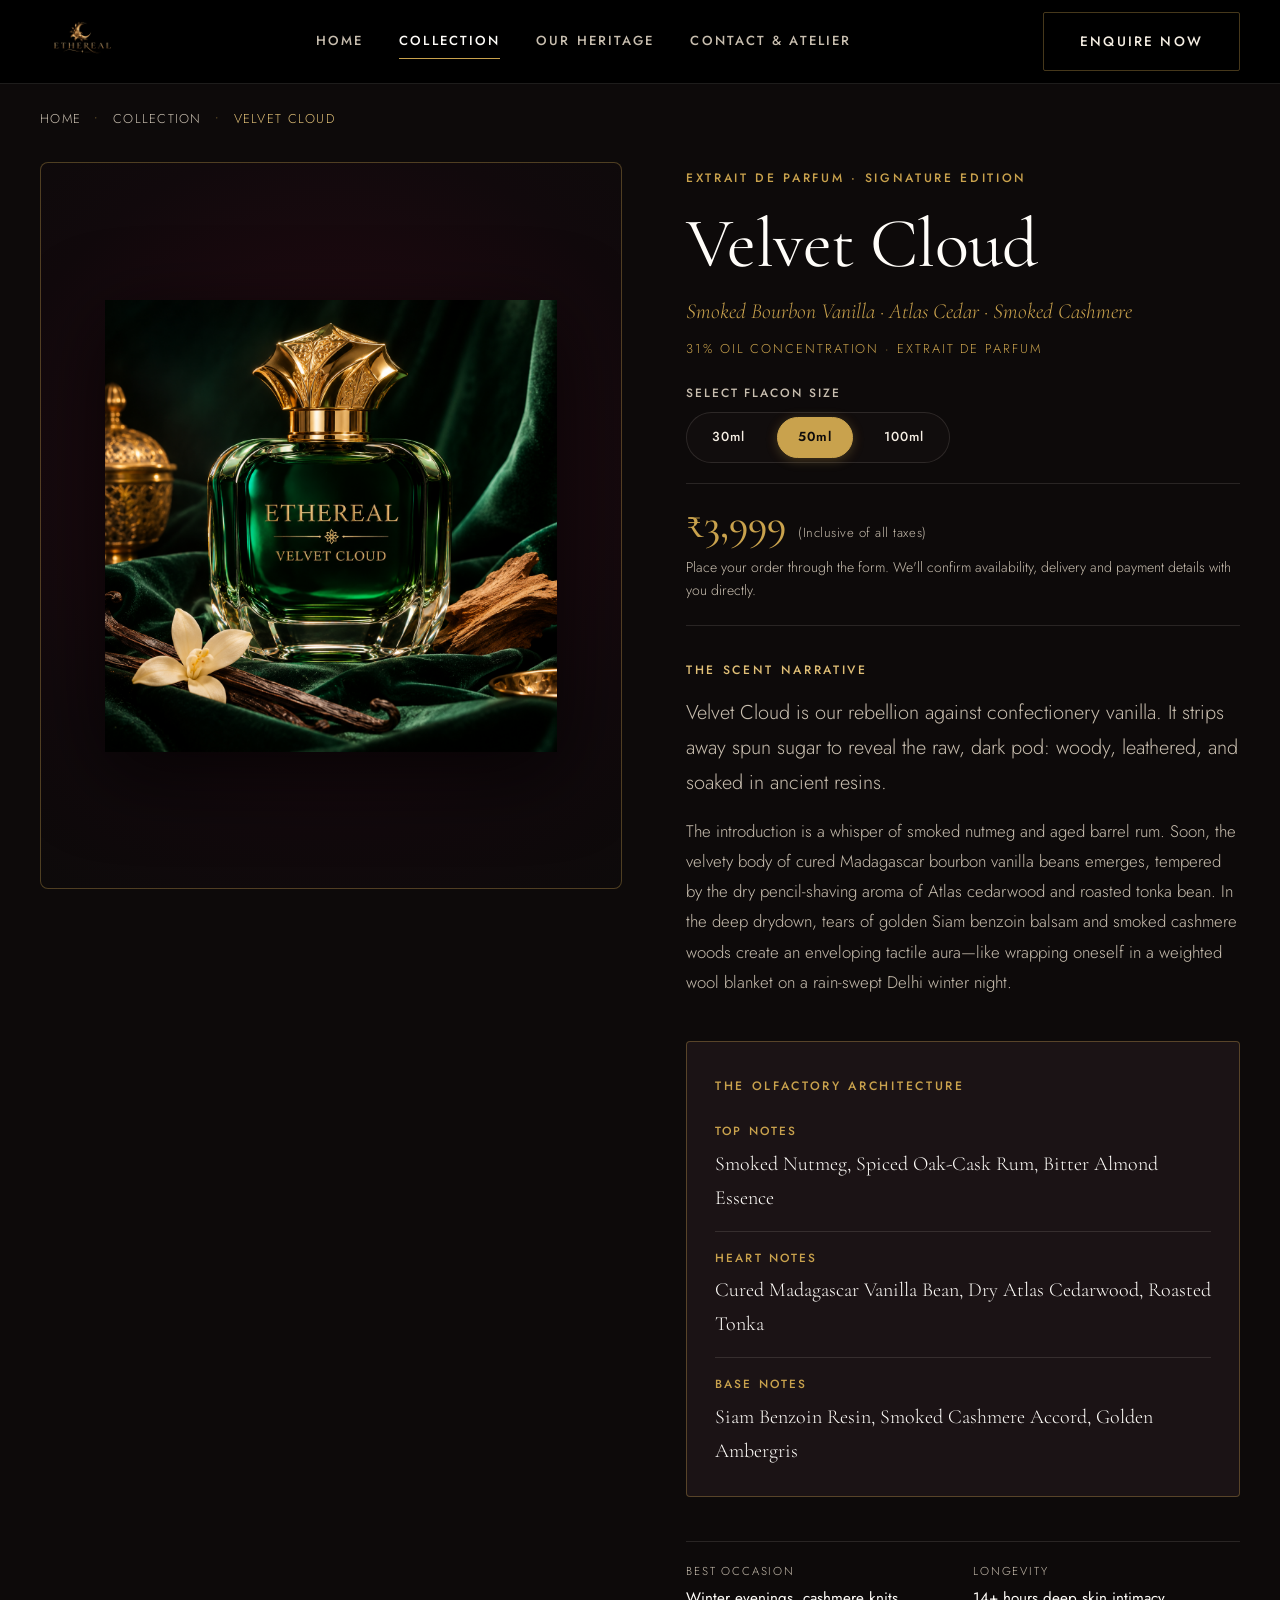
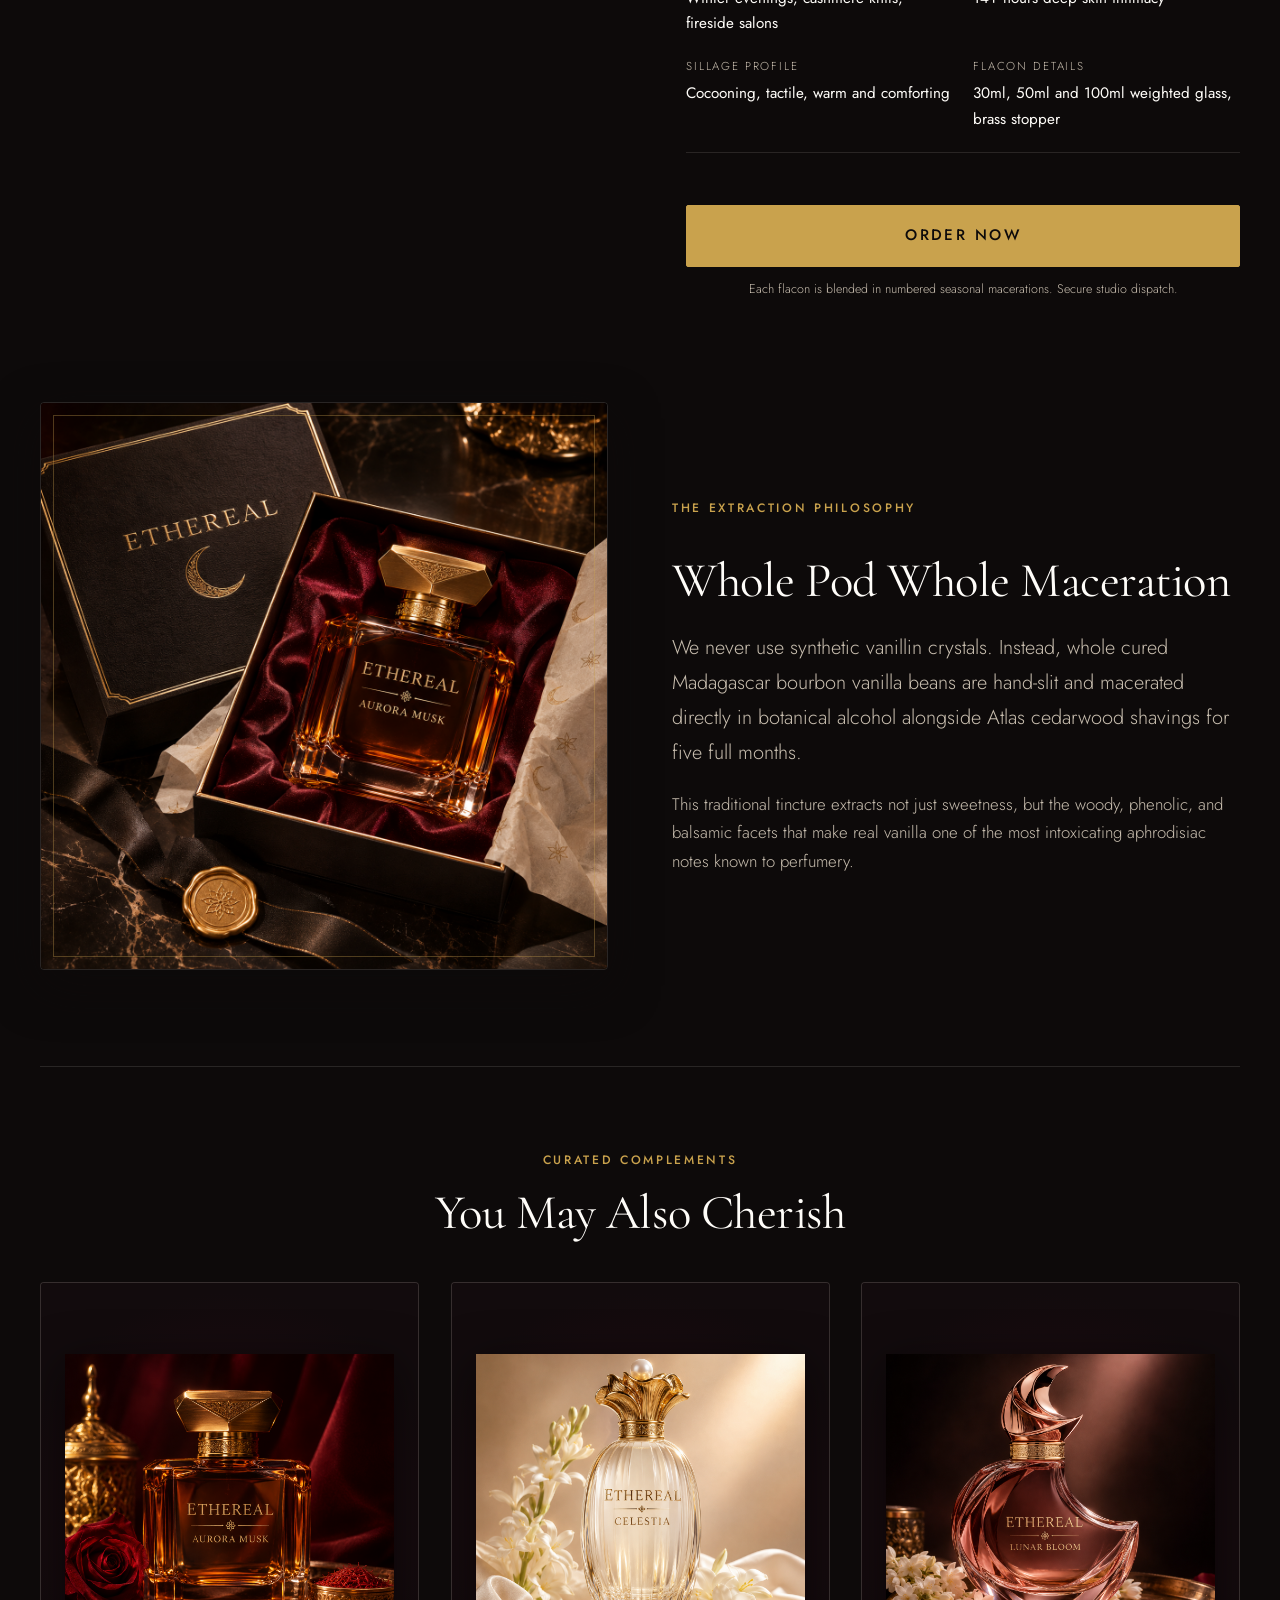
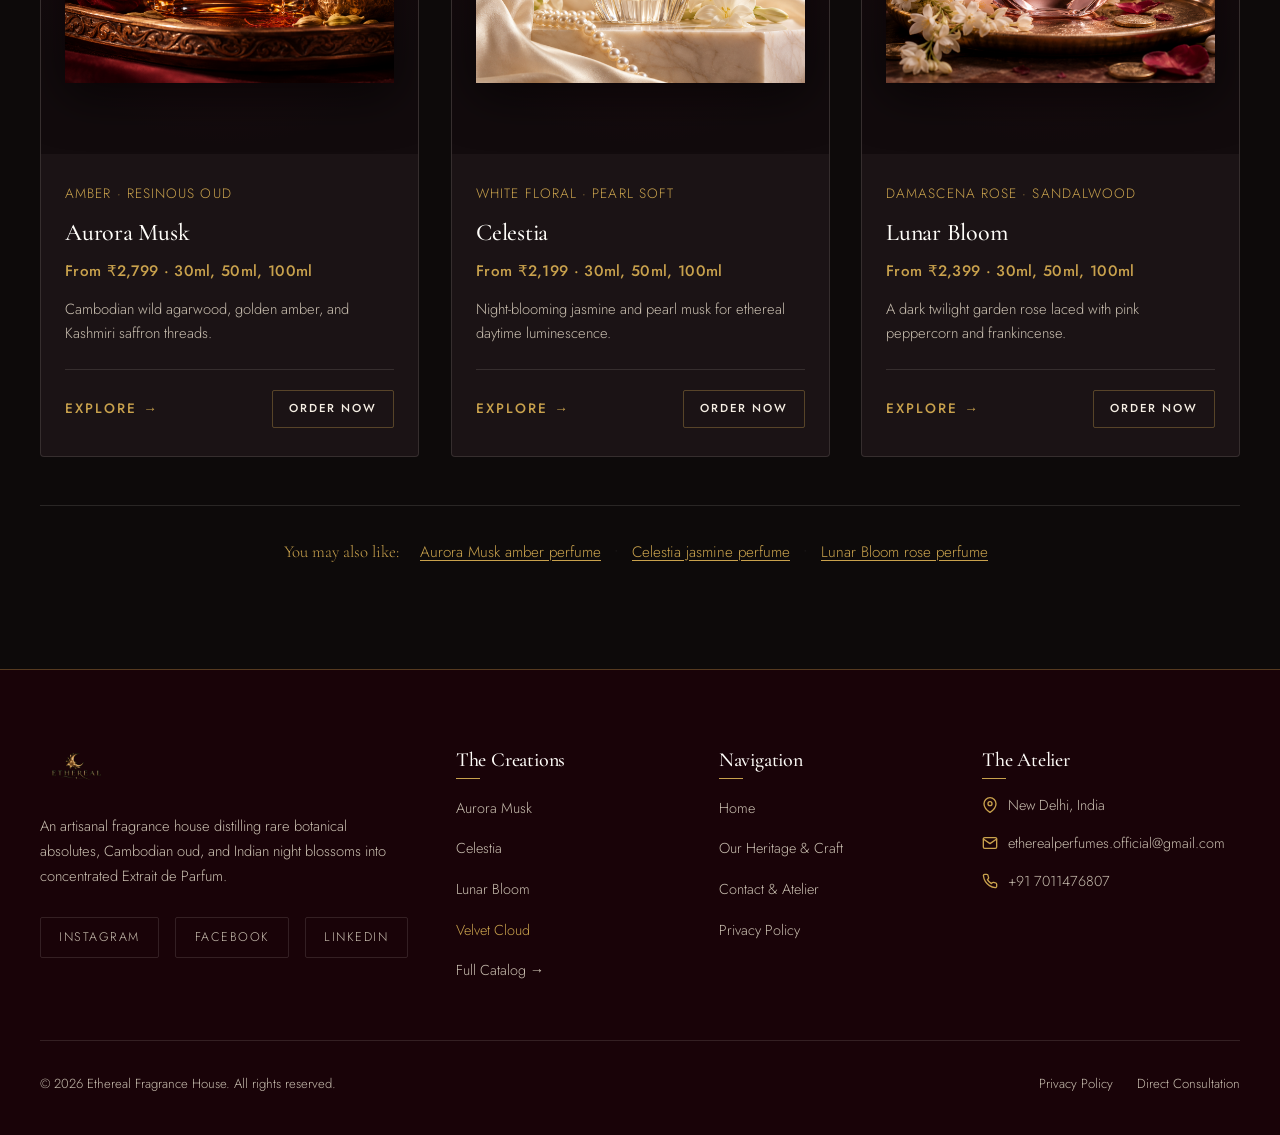
<file: products/velvet-cloud/index.html>
<!DOCTYPE html>
<html lang="en">
<head>
  <meta charset="UTF-8">
  <meta name="viewport" content="width=device-width, initial-scale=1.0">
  <title>Velvet Cloud Vanilla & Woody Perfume | Ethereal</title>
  <meta name="description" content="Velvet Cloud is a creamy vanilla and woody Extrait de Parfum. 30ml, 50ml and 100ml from Rs 2,599. Order or enquire online.">
  <meta name="author" content="Ethereal Fragrance House">
  <link rel="canonical" href="https://etherealperfumes.co.in/products/velvet-cloud/">

  <!-- Open Graph -->
  <meta property="og:type" content="product">
  <meta property="og:url" content="https://etherealperfumes.co.in/products/velvet-cloud/">
  <meta property="og:title" content="Velvet Cloud Vanilla & Woody Perfume | Ethereal">
  <meta property="og:description" content="Velvet Cloud is a creamy vanilla and woody Extrait de Parfum. 30ml, 50ml and 100ml from Rs 2,599. Order or enquire online.">
  <meta property="og:image" content="https://etherealperfumes.co.in/images/velvet-cloud-vanilla-perfume-50ml.png">
  <meta property="og:site_name" content="Ethereal">

  <!-- Twitter Card -->
  <meta name="twitter:card" content="summary_large_image">
  <meta name="twitter:url" content="https://etherealperfumes.co.in/products/velvet-cloud/">
  <meta name="twitter:title" content="Velvet Cloud Vanilla & Woody Perfume | Ethereal">
  <meta name="twitter:description" content="Velvet Cloud is a creamy vanilla and woody Extrait de Parfum. 30ml, 50ml and 100ml from Rs 2,599. Order or enquire online.">
  <meta name="twitter:image" content="https://etherealperfumes.co.in/images/velvet-cloud-vanilla-perfume-50ml.png">

  <!-- Favicon -->
  <link rel="icon" type="image/svg+xml" href="/favicon.svg">

  <!-- Google Fonts Preconnect & Styles -->
  <link rel="preconnect" href="https://fonts.googleapis.com">
  <link rel="preconnect" href="https://fonts.gstatic.com" crossorigin>
  <link href="https://fonts.googleapis.com/css2?family=Cormorant+Garamond:ital,wght@0,300;0,400;0,500;0,600;0,700;1,400;1,600&family=Jost:wght@300;400;500;600&display=swap" rel="stylesheet">

  <link rel="stylesheet" href="/styles.css">

  <!-- Schema.org Product Structured Data -->
  <script type="application/ld+json">
  {
    "@context": "https://schema.org/",
    "@type": "Product",
    "name": "Velvet Cloud Extrait de Parfum",
    "image": [
      "https://etherealperfumes.co.in/images/velvet-cloud-vanilla-perfume-50ml.png"
    ],
    "description": "Artisanal woody vanilla Extrait de Parfum in 30ml, 50ml and 100ml featuring Madagascar bourbon vanilla, dry Atlas cedarwood, and balsamic benzoin.",
    "brand": {
      "@type": "Brand",
      "name": "Ethereal"
    },
    "category": "Extrait de Parfum",
    "offers": [
      {
        "@type": "Offer",
        "name": "Velvet Cloud Extrait de Parfum - 30ml",
        "price": "2599",
        "priceCurrency": "INR",
        "availability": "https://schema.org/InStock",
        "url": "https://etherealperfumes.co.in/products/velvet-cloud/?size=30ml",
        "priceValidUntil": "2027-12-31"
      },
      {
        "@type": "Offer",
        "name": "Velvet Cloud Extrait de Parfum - 50ml",
        "price": "3999",
        "priceCurrency": "INR",
        "availability": "https://schema.org/InStock",
        "url": "https://etherealperfumes.co.in/products/velvet-cloud/?size=50ml",
        "priceValidUntil": "2027-12-31"
      },
      {
        "@type": "Offer",
        "name": "Velvet Cloud Extrait de Parfum - 100ml",
        "price": "6699",
        "priceCurrency": "INR",
        "availability": "https://schema.org/InStock",
        "url": "https://etherealperfumes.co.in/products/velvet-cloud/?size=100ml",
        "priceValidUntil": "2027-12-31"
      }
    ]
  }
  </script>

  <!-- Google tag (gtag.js) -->
  <script async src="https://www.googletagmanager.com/gtag/js?id=G-EVJ6DFHT51"></script>
  <script>
    window.dataLayer = window.dataLayer || [];
    function gtag(){dataLayer.push(arguments);}
    gtag('js', new Date());
    gtag('config', 'G-EVJ6DFHT51');
  </script>
</head>
<body>

  <!-- Site Header -->
  <header class="site-header" role="banner">
    <div class="container header-inner">
      <a href="/" class="brand-logo-wrap" aria-label="Ethereal Home">
        <img src="/images/ethereal-logo-gold.png" alt="Ethereal luxury perfume logo with gold crescent moon and lily" class="brand-logo" width="160" height="44" decoding="async">
      </a>

      <!-- Desktop Navigation -->
      <nav class="nav-desktop" aria-label="Main Navigation">
        <a href="/" class="nav-link">Home</a>
        <a href="/products/" class="nav-link active">Collection</a>
        <a href="/about/" class="nav-link">Our Heritage</a>
        <a href="/contact/" class="nav-link">Contact & Atelier</a>
      </nav>

      <!-- Desktop Action CTA -->
      <a href="/contact/?perfume=velvet-cloud" class="btn btn-secondary header-cta-desktop">Enquire Now</a>

      <!-- Mobile Hamburger Button -->
      <button type="button" class="mobile-nav-toggle" aria-label="Toggle navigation menu" aria-expanded="false" aria-controls="mobile-drawer">
        <span class="hamburger-bar"></span>
        <span class="hamburger-bar"></span>
        <span class="hamburger-bar"></span>
      </button>
    </div>
  </header>

  <!-- Mobile Drawer Menu -->
  <div id="mobile-drawer" class="mobile-drawer" aria-hidden="true">
    <ul class="mobile-nav-list">
      <li><a href="/" class="mobile-nav-link">Home</a></li>
      <li><a href="/products/" class="mobile-nav-link active">Fragrance Collection</a></li>
      <li><a href="/about/" class="mobile-nav-link">Our Heritage & Craft</a></li>
      <li><a href="/contact/" class="mobile-nav-link">Private Consultation</a></li>
    </ul>

    <div class="mobile-drawer-footer">
      <p><strong class="text-gold">Atelier:</strong> New Delhi, India</p>
      <p><strong class="text-gold">Direct:</strong> <a href="tel:+917011476807">+91 7011476807</a></p>
      <p><strong class="text-gold">Email:</strong> <a href="mailto:etherealperfumes.official@gmail.com">etherealperfumes.official@gmail.com</a></p>
    </div>
  </div>

  <main id="main-content">

    <!-- Breadcrumb -->
    <div class="container" style="padding-top: calc(var(--header-height) + 1.5rem); padding-bottom: 1rem;">
      <nav aria-label="Breadcrumb" style="font-size: 0.8rem; letter-spacing: 0.1em; text-transform: uppercase; color: var(--color-ivory-muted);">
        <a href="/" style="color: var(--color-ivory-muted);">Home</a>
        <span style="margin: 0 0.5rem; color: var(--color-gold);">&bull;</span>
        <a href="/products/" style="color: var(--color-ivory-muted);">Collection</a>
        <span style="margin: 0 0.5rem; color: var(--color-gold);">&bull;</span>
        <span style="color: var(--color-gold-light);">Velvet Cloud</span>
      </nav>
    </div>

    <!-- Main Detail Section -->
    <section class="section" style="padding-top: 1rem;">
      <div class="container">
        
        <div class="product-detail-layout">
          
          <!-- Sticky Flacon Showcase -->
          <div class="product-gallery-sticky reveal-on-scroll">
            <div class="product-hero-stage">
              <img src="/images/velvet-cloud-vanilla-perfume-50ml.png" alt="Ethereal Velvet Cloud vanilla and woody perfume in a green glass bottle with vanilla pods" width="500" height="625" fetchpriority="high" decoding="async" loading="lazy">
            </div>
          </div>

          <!-- Product Narrative & Olfactory Data -->
          <div class="product-info-panel reveal-on-scroll delay-1">
            
            <div class="product-meta-header">
              <span class="eyebrow">Extrait de Parfum · Signature Edition</span>
              <h1 style="margin-bottom: 0.5rem;">Velvet Cloud</h1>
              <p style="font-family: var(--font-serif); font-size: 1.35rem; color: var(--color-gold); font-style: italic;">
                Smoked Bourbon Vanilla · Atlas Cedar · Smoked Cashmere
              </p>
              <span class="product-detail-size">31% Oil Concentration · Extrait de Parfum</span>

              <!-- Size Selector (30ml, 50ml, 100ml) -->
              <div class="product-size-selector" data-size-selector data-product-slug="velvet-cloud" role="group" aria-label="Select bottle size">
                <span class="size-selector-label">Select Flacon Size</span>
                <div class="size-pills">
                  <button type="button" class="size-pill" data-size="30ml" aria-pressed="false">30ml</button>
                  <button type="button" class="size-pill is-selected" data-size="50ml" aria-pressed="true">50ml</button>
                  <button type="button" class="size-pill" data-size="100ml" aria-pressed="false">100ml</button>
                </div>
              </div>

              <!-- Price Box & Order Note -->
              <div class="product-price-box">
                <div class="product-price-row">
                  <span class="product-price" data-product-price>₹3,999</span>
                  <span class="product-tax-note">(Inclusive of all taxes)</span>
                </div>
                <p class="product-order-note">
                  Place your order through the form. We'll confirm availability, delivery and payment details with you directly.
                </p>
              </div>
            </div>

            <!-- Scent Narrative -->
            <div>
              <span class="eyebrow" style="color: var(--color-gold-light);">The Scent Narrative</span>
              <p class="lead-text" style="margin-bottom: 1rem;">
                Velvet Cloud is our rebellion against confectionery vanilla. It strips away spun sugar to reveal the raw, dark pod: woody, leathered, and soaked in ancient resins.
              </p>
              <p class="text-ivory-muted" style="line-height: 1.8;">
                The introduction is a whisper of smoked nutmeg and aged barrel rum. Soon, the velvety body of cured Madagascar bourbon vanilla beans emerges, tempered by the dry pencil-shaving aroma of Atlas cedarwood and roasted tonka bean. In the deep drydown, tears of golden Siam benzoin balsam and smoked cashmere woods create an enveloping tactile aura—like wrapping oneself in a weighted wool blanket on a rain-swept Delhi winter night.
              </p>
            </div>

            <!-- Olfactory Pyramid -->
            <div class="olfactory-pyramid">
              <span class="eyebrow" style="margin-bottom: 0.5rem;">The Olfactory Architecture</span>
              
              <div class="pyramid-level">
                <span class="pyramid-label">Top Notes</span>
                <span class="pyramid-notes">Smoked Nutmeg, Spiced Oak-Cask Rum, Bitter Almond Essence</span>
              </div>

              <div class="pyramid-level">
                <span class="pyramid-label">Heart Notes</span>
                <span class="pyramid-notes">Cured Madagascar Vanilla Bean, Dry Atlas Cedarwood, Roasted Tonka</span>
              </div>

              <div class="pyramid-level">
                <span class="pyramid-label">Base Notes</span>
                <span class="pyramid-notes">Siam Benzoin Resin, Smoked Cashmere Accord, Golden Ambergris</span>
              </div>
            </div>

            <!-- Technical Attributes / Wear Guide -->
            <div class="scent-specs-grid">
              <div class="spec-item">
                <span class="spec-key">Best Occasion</span>
                <span class="spec-val">Winter evenings, cashmere knits, fireside salons</span>
              </div>
              <div class="spec-item">
                <span class="spec-key">Longevity</span>
                <span class="spec-val">14+ hours deep skin intimacy</span>
              </div>
              <div class="spec-item">
                <span class="spec-key">Sillage Profile</span>
                <span class="spec-val">Cocooning, tactile, warm and comforting</span>
              </div>
              <div class="spec-item">
                <span class="spec-key">Flacon Details</span>
                <span class="spec-val">30ml, 50ml and 100ml weighted glass, brass stopper</span>
              </div>
            </div>

            <!-- Action CTA -->
            <div style="margin-top: 1.5rem;">
              <a href="/contact/?product=velvet-cloud&size=50ml" data-order-button class="btn btn-primary product-order-btn" style="width: 100%; font-size: 0.95rem;">
                Order Now
              </a>
              <p style="font-size: 0.78rem; color: var(--color-ivory-muted); text-align: center; margin-top: 0.75rem;">
                Each flacon is blended in numbered seasonal macerations. Secure studio dispatch.
              </p>
            </div>

          </div>

        </div>

        <!-- Additional Feature Section -->
        <div class="split-editorial" style="margin-top: clamp(4rem, 8vw, 6.5rem);">
          <div class="editorial-media reveal-on-scroll">
            <img src="/images/ethereal-perfume-gift-box.jpg" alt="Ethereal Aurora Musk perfume in a black gift box with burgundy satin and a gold wax seal" width="800" height="600" loading="lazy" decoding="async">
            <div class="editorial-media-accent"></div>
          </div>
          <div class="editorial-content reveal-on-scroll delay-1">
            <span class="eyebrow">The Extraction Philosophy</span>
            <h2>Whole Pod Whole Maceration</h2>
            <p class="lead-text">
              We never use synthetic vanillin crystals. Instead, whole cured Madagascar bourbon vanilla beans are hand-slit and macerated directly in botanical alcohol alongside Atlas cedarwood shavings for five full months.
            </p>
            <p class="text-ivory-muted">
              This traditional tincture extracts not just sweetness, but the woody, phenolic, and balsamic facets that make real vanilla one of the most intoxicating aphrodisiac notes known to perfumery.
            </p>
          </div>
        </div>

        <!-- Recommendations Grid -->
        <section class="recommendations-section" aria-labelledby="other-heading">
          <div style="text-align: center; margin-bottom: 2.5rem;" class="reveal-on-scroll">
            <span class="eyebrow">Curated Complements</span>
            <h2 id="other-heading">You May Also Cherish</h2>
          </div>

          <div class="product-grid" style="grid-template-columns: repeat(auto-fit, minmax(280px, 1fr));">
            
            <!-- Aurora Musk -->
            <article class="product-card reveal-on-scroll">
              <div class="product-card-media">
                <img src="/images/aurora-musk-amber-perfume-50ml.png" alt="Ethereal Aurora Musk amber and oud perfume bottle with saffron and a red rose" width="300" height="375" loading="lazy" decoding="async">
              </div>
              <div class="product-card-body">
                <span class="product-subtitle">Amber · Resinous Oud</span>
                <h3 class="product-title">Aurora Musk</h3>
                <div class="product-card-price">From ₹2,799 · 30ml, 50ml, 100ml</div>
                <p class="product-desc-short">Cambodian wild agarwood, golden amber, and Kashmiri saffron threads.</p>
                <div class="product-card-actions">
                  <a href="/products/aurora-musk/" class="btn-text">Explore &rarr;</a>
                  <a href="/contact/?product=aurora-musk&size=50ml" class="btn btn-secondary" style="padding: 0.5rem 1rem; font-size: 0.72rem;">Order Now</a>
                </div>
              </div>
            </article>

            <!-- Celestia -->
            <article class="product-card reveal-on-scroll delay-1">
              <div class="product-card-media">
                <img src="/images/celestia-floral-perfume-50ml.png" alt="Ethereal Celestia jasmine perfume in a fluted glass bottle with a gold flower cap and pearls" width="300" height="375" loading="lazy" decoding="async">
              </div>
              <div class="product-card-body">
                <span class="product-subtitle">White Floral · Pearl Soft</span>
                <h3 class="product-title">Celestia</h3>
                <div class="product-card-price">From ₹2,199 · 30ml, 50ml, 100ml</div>
                <p class="product-desc-short">Night-blooming jasmine and pearl musk for ethereal daytime luminescence.</p>
                <div class="product-card-actions">
                  <a href="/products/celestia/" class="btn-text">Explore &rarr;</a>
                  <a href="/contact/?product=celestia&size=50ml" class="btn btn-secondary" style="padding: 0.5rem 1rem; font-size: 0.72rem;">Order Now</a>
                </div>
              </div>
            </article>

            <!-- Lunar Bloom -->
            <article class="product-card reveal-on-scroll delay-2">
              <div class="product-card-media">
                <img src="/images/lunar-bloom-rose-perfume-50ml.png" alt="Ethereal Lunar Bloom rose perfume in a crescent-moon shaped pink glass bottle" width="300" height="375" loading="lazy" decoding="async">
              </div>
              <div class="product-card-body">
                <span class="product-subtitle">Damascena Rose · Sandalwood</span>
                <h3 class="product-title">Lunar Bloom</h3>
                <div class="product-card-price">From ₹2,399 · 30ml, 50ml, 100ml</div>
                <p class="product-desc-short">A dark twilight garden rose laced with pink peppercorn and frankincense.</p>
                <div class="product-card-actions">
                  <a href="/products/lunar-bloom/" class="btn-text">Explore &rarr;</a>
                  <a href="/contact/?product=lunar-bloom&size=50ml" class="btn btn-secondary" style="padding: 0.5rem 1rem; font-size: 0.72rem;">Order Now</a>
                </div>
              </div>
            </article>

          </div>

          <!-- You May Also Like Row -->
          <div class="you-may-also-like" style="text-align: center; margin-top: 3rem; padding-top: 2rem; border-top: 1px solid var(--color-border-subtle);">
            <p style="font-size: 0.95rem; color: var(--color-ivory-muted);">
              <span style="color: var(--color-gold); font-family: var(--font-serif); font-size: 1.05rem; margin-right: 0.5rem;">You may also like:</span>
              <a href="/products/aurora-musk/" class="text-gold" style="text-decoration: underline; text-underline-offset: 3px; margin: 0 0.5rem;">Aurora Musk amber perfume</a>
              <span style="color: var(--color-border-subtle);">&bull;</span>
              <a href="/products/celestia/" class="text-gold" style="text-decoration: underline; text-underline-offset: 3px; margin: 0 0.5rem;">Celestia jasmine perfume</a>
              <span style="color: var(--color-border-subtle);">&bull;</span>
              <a href="/products/lunar-bloom/" class="text-gold" style="text-decoration: underline; text-underline-offset: 3px; margin: 0 0.5rem;">Lunar Bloom rose perfume</a>
            </p>
          </div>
        </section>

      </div>
    </section>

  </main>

  <!-- Global Footer -->
  <footer class="site-footer" role="contentinfo">
    <div class="container">
      <div class="footer-grid">
        
        <div class="footer-col-brand">
          <a href="/" aria-label="Ethereal Home">
            <img src="/images/ethereal-logo-gold.png" alt="Ethereal luxury perfume logo with gold crescent moon and lily" class="footer-logo" width="160" height="44" decoding="async">
          </a>
          <p class="text-ivory-muted" style="font-size: 0.92rem; line-height: 1.7;">
            An artisanal fragrance house distilling rare botanical absolutes, Cambodian oud, and Indian night blossoms into concentrated Extrait de Parfum.
          </p>
          <div class="social-links-row">
            <a href="https://www.instagram.com/etherealperfumes.official/" class="social-pill" aria-label="Instagram" target="_blank" rel="noopener noreferrer">Instagram</a>
            <a href="https://www.facebook.com/profile.php?id=61596175691642" class="social-pill" aria-label="Facebook" target="_blank" rel="noopener noreferrer">Facebook</a>
            <a href="https://www.linkedin.com/company/etherealperfumes/" class="social-pill" aria-label="LinkedIn" target="_blank" rel="noopener noreferrer">LinkedIn</a>
          </div>
        </div>

        <div>
          <h4 class="footer-col-title">The Creations</h4>
          <ul class="footer-links-list">
            <li><a href="/products/aurora-musk/" class="footer-link">Aurora Musk</a></li>
            <li><a href="/products/celestia/" class="footer-link">Celestia</a></li>
            <li><a href="/products/lunar-bloom/" class="footer-link">Lunar Bloom</a></li>
            <li><a href="/products/velvet-cloud/" class="footer-link text-gold">Velvet Cloud</a></li>
            <li><a href="/products/" class="footer-link">Full Catalog &rarr;</a></li>
          </ul>
        </div>

        <div>
          <h4 class="footer-col-title">Navigation</h4>
          <ul class="footer-links-list">
            <li><a href="/" class="footer-link">Home</a></li>
            <li><a href="/about/" class="footer-link">Our Heritage & Craft</a></li>
            <li><a href="/contact/" class="footer-link">Contact & Atelier</a></li>
            <li><a href="/privacy-policy/" class="footer-link">Privacy Policy</a></li>
          </ul>
        </div>

        <div>
          <h4 class="footer-col-title">The Atelier</h4>
          <div class="footer-contact-item">
            <svg viewBox="0 0 24 24" fill="none" stroke="currentColor" stroke-width="2" stroke-linecap="round" stroke-linejoin="round"><path d="M21 10c0 7-9 13-9 13s-9-6-9-13a9 9 0 0 1 18 0z"></path><circle cx="12" cy="10" r="3"></circle></svg>
            <span>New Delhi, India</span>
          </div>
          <div class="footer-contact-item">
            <svg viewBox="0 0 24 24" fill="none" stroke="currentColor" stroke-width="2" stroke-linecap="round" stroke-linejoin="round"><path d="M4 4h16c1.1 0 2 .9 2 2v12c0 1.1-.9 2-2 2H4c-1.1 0-2-.9-2-2V6c0-1.1.9-2 2-2z"></path><polyline points="22,6 12,13 2,6"></polyline></svg>
            <a href="mailto:etherealperfumes.official@gmail.com" class="footer-link">etherealperfumes.official@gmail.com</a>
          </div>
          <div class="footer-contact-item">
            <svg viewBox="0 0 24 24" fill="none" stroke="currentColor" stroke-width="2" stroke-linecap="round" stroke-linejoin="round"><path d="M22 16.92v3a2 2 0 0 1-2.18 2 19.79 19.79 0 0 1-8.63-3.07 19.5 19.5 0 0 1-6-6 19.79 19.79 0 0 1-3.07-8.67A2 2 0 0 1 4.11 2h3a2 2 0 0 1 2 1.72 12.84 12.84 0 0 0 .7 2.81 2 2 0 0 1-.45 2.11L8.09 9.91a16 16 0 0 0 6 6l1.27-1.27a2 2 0 0 1 2.11-.45 12.84 12.84 0 0 0 2.81.7A2 2 0 0 1 22 16.92z"></path></svg>
            <a href="tel:+917011476807" class="footer-link">+91 7011476807</a>
          </div>
        </div>

      </div>

      <div class="footer-bottom">
        <p>&copy; 2026 Ethereal Fragrance House. All rights reserved.</p>
        <div class="footer-legal-links">
          <a href="/privacy-policy/">Privacy Policy</a>
          <a href="/contact/">Direct Consultation</a>
        </div>
      </div>
    </div>
  </footer>

  <script src="/script.js" defer></script>
</body>
</html>
</file>
<file: styles.css>
/* ==========================================================================
   ETHEREAL LUXURY PERFUME HOUSE - UNIFIED DESIGN SYSTEM
   Palette: Deep Burgundy (#4a0e1a), Near-Black (#0d0a0a), Gold (#c9a24d), Warm Ivory (#f6efe4)
   Fonts: Cormorant Garamond (Serif), Jost (Sans-serif)
   ========================================================================== */

:root {
  --color-burgundy: #4a0e1a;
  --color-burgundy-deep: #25050c;
  --color-burgundy-dark: #190308;
  --color-burgundy-light: #671727;
  --color-burgundy-glow: rgba(74, 14, 26, 0.45);
  
  --color-black: #0d0a0a;
  --color-black-surface: #140f10;
  --color-black-card: #1b1315;
  --color-black-elevated: #22181a;
  
  --color-gold: #c9a24d;
  --color-gold-light: #dfbe76;
  --color-gold-hover: #edd69a;
  --color-gold-dark: #9b7a30;
  --color-gold-muted: rgba(201, 162, 77, 0.22);
  --color-gold-border: rgba(201, 162, 77, 0.35);
  
  --color-ivory: #f6efe4;
  --color-ivory-light: #fffdf9;
  --color-ivory-muted: #c8beaf;
  --color-ivory-subtle: rgba(246, 239, 228, 0.6);
  --color-border-subtle: rgba(246, 239, 228, 0.12);
  
  --color-error: #e06d6d;
  --color-success: #78b889;

  --font-serif: 'Cormorant Garamond', Garamond, 'Times New Roman', serif;
  --font-sans: 'Jost', -apple-system, BlinkMacSystemFont, 'Segoe UI', Roboto, sans-serif;
  
  --ease-luxury: cubic-bezier(0.16, 1, 0.3, 1);
  --ease-smooth: cubic-bezier(0.4, 0, 0.2, 1);
  --transition-fast: 0.25s var(--ease-smooth);
  --transition-base: 0.3s var(--ease-luxury);
  --transition-slow: 0.45s var(--ease-luxury);
  
  --container-max: 1280px;
  --container-padding: clamp(1.5rem, 4vw, 2.5rem);
  --header-height: 84px;
  
  --radius-sm: 2px;
  --radius-md: 4px;
  --radius-lg: 8px;
  
  --shadow-subtle: 0 4px 20px rgba(0, 0, 0, 0.35);
  --shadow-luxury: 0 16px 48px rgba(13, 10, 10, 0.6);
  --shadow-gold: 0 0 30px rgba(201, 162, 77, 0.18);
}

/* Base Reset & Box Sizing */
*, *::before, *::after {
  box-sizing: border-box;
  margin: 0;
  padding: 0;
}

html {
  font-size: 16px;
  scroll-behavior: smooth;
  background-color: var(--color-black);
  color: var(--color-ivory);
  -webkit-font-smoothing: antialiased;
  -moz-osx-font-smoothing: grayscale;
}

body {
  font-family: var(--font-sans);
  font-weight: 300;
  font-size: 1.05rem;
  line-height: 1.7;
  color: var(--color-ivory);
  background-color: var(--color-black);
  overflow-x: hidden;
  position: relative;
  display: flex;
  flex-direction: column;
  min-height: 100vh;
}

main {
  flex: 1 0 auto;
}

img, picture, svg, video {
  display: block;
  max-width: 100%;
  height: auto;
}

a {
  color: inherit;
  text-decoration: none;
  transition: color var(--transition-fast);
}

button, input, textarea, select {
  font: inherit;
  color: inherit;
}

ul, ol {
  list-style: none;
}

/* Focus States */
:focus-visible {
  outline: 2px solid var(--color-gold);
  outline-offset: 4px;
}

/* ==========================================================================
   TYPOGRAPHY
   ========================================================================== */

h1, h2, h3, h4, h5, h6 {
  font-family: var(--font-serif);
  font-weight: 400;
  line-height: 1.18;
  color: var(--color-ivory-light);
  letter-spacing: -0.01em;
}

h1 {
  font-size: clamp(2.35rem, 5.5vw, 4.4rem);
  font-weight: 400;
}

h2 {
  font-size: clamp(1.85rem, 3.8vw, 3.1rem);
  font-weight: 400;
}

h3 {
  font-size: clamp(1.4rem, 2.4vw, 2rem);
  font-weight: 500;
}

h4 {
  font-size: 1.25rem;
  font-weight: 500;
}

.text-gold {
  color: var(--color-gold) !important;
}

.text-ivory-muted {
  color: var(--color-ivory-muted);
}

.text-italic {
  font-style: italic;
  font-family: var(--font-serif);
}

.eyebrow {
  display: inline-block;
  font-family: var(--font-sans);
  font-size: 0.76rem;
  font-weight: 500;
  text-transform: uppercase;
  letter-spacing: 0.22em;
  color: var(--color-gold);
  margin-bottom: 0.85rem;
}

.lead-text {
  font-size: clamp(1.1rem, 1.8vw, 1.25rem);
  line-height: 1.75;
  color: var(--color-ivory-muted);
  font-weight: 300;
}

/* Container */
.container {
  width: 100%;
  max-width: var(--container-max);
  margin-left: auto;
  margin-right: auto;
  padding-inline: 24px;
}

@media (min-width: 768px) {
  .container {
    padding-inline: 40px;
  }
}

.container-narrow {
  max-width: 860px;
}

.container-wide {
  max-width: 1380px;
}

/* Section Spacing */
.section {
  padding-top: clamp(4rem, 8vw, 7.5rem);
  padding-bottom: clamp(4rem, 8vw, 7.5rem);
  position: relative;
}

.section-hero {
  padding-top: calc(var(--header-height) + 2rem);
  padding-bottom: clamp(3.5rem, 6vw, 6rem);
}

/* ==========================================================================
   BUTTONS & LINKS
   ========================================================================== */

.btn {
  display: inline-flex;
  align-items: center;
  justify-content: center;
  gap: 0.65rem;
  font-family: var(--font-sans);
  font-size: 0.85rem;
  font-weight: 500;
  text-transform: uppercase;
  letter-spacing: 0.16em;
  padding: 1.05rem 2.25rem;
  border-radius: var(--radius-sm);
  cursor: pointer;
  transition: all var(--transition-base);
  position: relative;
  overflow: hidden;
  text-align: center;
}

.btn-primary {
  background-color: var(--color-gold);
  color: var(--color-black);
  border: 1px solid var(--color-gold);
}

.btn-primary:hover {
  background-color: var(--color-gold-hover);
  border-color: var(--color-gold-hover);
  color: var(--color-black);
  box-shadow: 0 6px 24px rgba(201, 162, 77, 0.35);
  transform: translateY(-2px);
}

.btn-secondary {
  background-color: transparent;
  color: var(--color-ivory);
  border: 1px solid var(--color-gold-border);
}

.btn-secondary:hover {
  border-color: var(--color-gold);
  color: var(--color-gold-light);
  background-color: rgba(201, 162, 77, 0.08);
  transform: translateY(-2px);
}

.btn-burgundy {
  background-color: var(--color-burgundy);
  color: var(--color-ivory-light);
  border: 1px solid rgba(201, 162, 77, 0.3);
}

.btn-burgundy:hover {
  background-color: var(--color-burgundy-light);
  border-color: var(--color-gold);
  transform: translateY(-2px);
  box-shadow: 0 8px 24px rgba(74, 14, 26, 0.5);
}

.btn-text {
  display: inline-flex;
  align-items: center;
  gap: 0.5rem;
  font-size: 0.85rem;
  font-weight: 500;
  text-transform: uppercase;
  letter-spacing: 0.15em;
  color: var(--color-gold);
  padding: 0.4rem 0;
  border-bottom: 1px solid transparent;
  transition: all var(--transition-fast);
}

.btn-text:hover {
  color: var(--color-gold-light);
  border-bottom-color: var(--color-gold-light);
  transform: translateX(3px);
}

.btn-group {
  display: flex;
  flex-wrap: wrap;
  gap: 1.25rem;
  align-items: center;
}

/* ==========================================================================
   HEADER & NAVIGATION
   ========================================================================== */

.site-header {
  position: fixed;
  top: 0;
  left: 0;
  width: 100%;
  height: var(--header-height);
  z-index: 1000;
  background-color: #000000;
  backdrop-filter: blur(8px);
  -webkit-backdrop-filter: blur(8px);
  border-bottom: 1px solid var(--color-border-subtle);
  transition: background-color var(--transition-base), height var(--transition-base), border-color var(--transition-base);
}

.site-header.is-scrolled {
  background-color: #000000;
  border-bottom-color: var(--color-gold-border);
  box-shadow: var(--shadow-subtle);
  height: 74px;
}

.header-inner {
  display: flex;
  align-items: center;
  justify-content: space-between;
  height: 100%;
}

.brand-logo-wrap {
  display: flex;
  align-items: center;
  gap: 0.75rem;
}

.brand-logo {
  height: 56px;
  width: auto;
  object-fit: contain;
  mix-blend-mode: lighten;
  transition: transform var(--transition-fast);
}

.brand-logo-wrap:hover .brand-logo {
  transform: scale(1.02);
}

.nav-desktop {
  display: none;
}

@media (min-width: 900px) {
  .nav-desktop {
    display: flex;
    align-items: center;
    gap: 2.25rem;
  }
}

.nav-link {
  font-size: 0.82rem;
  font-weight: 500;
  text-transform: uppercase;
  letter-spacing: 0.16em;
  color: var(--color-ivory-muted);
  position: relative;
  padding: 0.4rem 0;
  transition: color var(--transition-fast);
}

.nav-link::after {
  content: '';
  position: absolute;
  bottom: 0;
  left: 0;
  width: 0%;
  height: 1px;
  background-color: var(--color-gold);
  transition: width var(--transition-base);
}

.nav-link:hover,
.nav-link.active {
  color: var(--color-ivory-light);
}

.nav-link:hover::after,
.nav-link.active::after {
  width: 100%;
}

.header-cta-desktop {
  display: none;
}

@media (min-width: 900px) {
  .header-cta-desktop {
    display: inline-flex;
  }
}

/* Mobile Hamburger Toggle */
.mobile-nav-toggle {
  display: flex;
  flex-direction: column;
  justify-content: center;
  align-items: center;
  width: 44px;
  height: 44px;
  background: transparent;
  border: 1px solid var(--color-border-subtle);
  border-radius: var(--radius-sm);
  cursor: pointer;
  padding: 0;
  z-index: 1010;
  gap: 5px;
  transition: border-color var(--transition-fast);
}

.mobile-nav-toggle:hover {
  border-color: var(--color-gold);
}

.hamburger-bar {
  width: 20px;
  height: 1.5px;
  background-color: var(--color-ivory);
  transition: transform var(--transition-base), opacity var(--transition-base), background-color var(--transition-fast);
  transform-origin: center;
}

.mobile-nav-toggle[aria-expanded="true"] .hamburger-bar:nth-child(1) {
  transform: translateY(6.5px) rotate(45deg);
  background-color: var(--color-gold);
}

.mobile-nav-toggle[aria-expanded="true"] .hamburger-bar:nth-child(2) {
  opacity: 0;
}

.mobile-nav-toggle[aria-expanded="true"] .hamburger-bar:nth-child(3) {
  transform: translateY(-6.5px) rotate(-45deg);
  background-color: var(--color-gold);
}

@media (min-width: 900px) {
  .mobile-nav-toggle {
    display: none;
  }
}

/* Mobile Drawer Overlay */
.mobile-drawer {
  position: fixed;
  top: 0;
  left: 0;
  width: 100%;
  height: 100vh;
  background-color: rgba(13, 10, 10, 0.98);
  backdrop-filter: blur(12px);
  -webkit-backdrop-filter: blur(12px);
  z-index: 1005;
  display: flex;
  flex-direction: column;
  justify-content: center;
  padding: 6rem 2rem 3rem;
  opacity: 0;
  visibility: hidden;
  pointer-events: none;
  transition: opacity var(--transition-base), visibility var(--transition-base);
}

.mobile-drawer.is-open {
  opacity: 1;
  visibility: visible;
  pointer-events: auto;
}

.mobile-nav-list {
  display: flex;
  flex-direction: column;
  gap: 1.5rem;
  margin-bottom: 2.5rem;
}

.mobile-nav-link {
  font-family: var(--font-serif);
  font-size: 1.9rem;
  color: var(--color-ivory);
  display: inline-block;
  transition: color var(--transition-fast), transform var(--transition-fast);
}

.mobile-nav-link:hover,
.mobile-nav-link.active {
  color: var(--color-gold);
  transform: translateX(8px);
}

.mobile-drawer-footer {
  border-top: 1px solid var(--color-border-subtle);
  padding-top: 1.75rem;
  display: flex;
  flex-direction: column;
  gap: 0.75rem;
  font-size: 0.9rem;
  color: var(--color-ivory-muted);
}

.mobile-drawer-footer a {
  color: var(--color-ivory);
}

.mobile-drawer-footer a:hover {
  color: var(--color-gold);
}

/* ==========================================================================
   HERO BANNER COMPONENT
   ========================================================================== */

.hero-fullscreen {
  position: relative;
  min-height: 100vh;
  display: flex;
  align-items: center;
  overflow: hidden;
  background-color: var(--color-black);
  background-size: cover;
  background-position: center;
  /* Push the flex content down so it clears the fixed header and sits vertically centered */
  padding-top: calc(var(--header-height) + 70px);
  padding-bottom: 70px;
}

.hero-bg-media {
  position: absolute;
  inset: 0;
  z-index: 1;
  overflow: hidden;
}

.hero-bg-media img {
  width: 100%;
  height: 100%;
  object-fit: cover;
  object-position: center center;
  filter: brightness(0.72) saturate(1.1);
  /* Override the global img { height: auto } rule */
  max-width: none;
}

.hero-fullscreen:hover .hero-bg-media img {
  transform: scale(1.0);
}

.hero-gradient-overlay {
  position: absolute;
  inset: 0;
  z-index: 2;
  background: linear-gradient(
    180deg,
    rgba(13, 10, 10, 0.75) 0%,
    rgba(74, 14, 26, 0.45) 50%,
    rgba(13, 10, 10, 0.92) 100%
  );
}

.hero-content {
  position: relative;
  z-index: 3;
  max-width: 820px;
  width: 100%;
}

.hero-title {
  margin-bottom: 1.5rem;
  color: var(--color-ivory-light);
}

.hero-desc {
  font-size: clamp(1.1rem, 1.8vw, 1.3rem);
  line-height: 1.8;
  color: var(--color-ivory);
  margin-bottom: 2.5rem;
  max-width: 680px;
}

/* Page Header Banner (for subpages) */
.page-header {
  position: relative;
  background: linear-gradient(135deg, var(--color-burgundy-deep) 0%, var(--color-black) 70%);
  border-bottom: 1px solid var(--color-gold-border);
  padding-top: calc(var(--header-height) + 3.5rem);
  padding-bottom: clamp(3rem, 6vw, 5rem);
  text-align: center;
  overflow: hidden;
}

.page-header::before {
  content: '';
  position: absolute;
  top: -50%;
  left: 50%;
  transform: translateX(-50%);
  width: 600px;
  height: 600px;
  background: radial-gradient(circle, var(--color-burgundy-glow) 0%, transparent 70%);
  pointer-events: none;
  z-index: 1;
}

.page-header .container {
  position: relative;
  z-index: 2;
}

.page-header-title {
  margin-bottom: 1rem;
}

.page-header-subtitle {
  max-width: 640px;
  margin: 0 auto;
  color: var(--color-ivory-muted);
}

/* ==========================================================================
   FEATURED EDITORIAL SECTIONS & GRIDS
   ========================================================================== */

/* Split Story Grid */
.split-editorial {
  display: grid;
  grid-template-columns: 1fr;
  gap: clamp(2rem, 5vw, 4.5rem);
  align-items: center;
}

@media (min-width: 860px) {
  .split-editorial {
    grid-template-columns: 1fr 1fr;
  }
  
  .split-editorial.reverse {
    direction: rtl;
  }
  
  .split-editorial.reverse > * {
    direction: ltr;
  }
}

.editorial-media {
  position: relative;
  border-radius: var(--radius-md);
  overflow: hidden;
  box-shadow: var(--shadow-luxury);
  border: 1px solid var(--color-border-subtle);
}

.editorial-media img {
  width: 100%;
  height: 100%;
  object-fit: cover;
  transition: transform 0.4s var(--ease-luxury);
}

.editorial-media:hover img {
  transform: scale(1.03);
}

.editorial-media-accent {
  position: absolute;
  inset: 0;
  border: 1px solid var(--color-gold-border);
  margin: 12px;
  pointer-events: none;
  transition: border-color var(--transition-fast);
}

.editorial-media:hover .editorial-media-accent {
  border-color: var(--color-gold);
}

.editorial-content {
  display: flex;
  flex-direction: column;
  gap: 1.25rem;
}

/* Product Cards Grid */
.product-grid {
  display: grid;
  grid-template-columns: 1fr;
  gap: 2rem;
}

@media (min-width: 640px) {
  .product-grid {
    grid-template-columns: repeat(2, 1fr);
  }
}

@media (min-width: 1080px) {
  .product-grid {
    grid-template-columns: repeat(4, 1fr);
  }
}

.product-card {
  background-color: var(--color-black-card);
  border: 1px solid var(--color-border-subtle);
  border-radius: var(--radius-md);
  display: flex;
  flex-direction: column;
  overflow: hidden;
  position: relative;
  transition: transform var(--transition-base), border-color var(--transition-base), box-shadow var(--transition-base);
}

.product-card:hover {
  transform: translateY(-6px);
  border-color: var(--color-gold-border);
  box-shadow: var(--shadow-luxury);
}

.product-card-media {
  position: relative;
  aspect-ratio: 4 / 5;
  background: radial-gradient(circle at center, #240b12 0%, #120b0d 75%);
  padding: 1.5rem;
  display: flex;
  align-items: center;
  justify-content: center;
  overflow: hidden;
}

.product-card-media img {
  width: 100%;
  height: 100%;
  object-fit: contain;
  transition: transform var(--transition-base);
  filter: drop-shadow(0 12px 24px rgba(0, 0, 0, 0.6));
}

.product-card:hover .product-card-media img {
  transform: scale(1.06);
}

.product-badge {
  position: absolute;
  top: 1rem;
  right: 1rem;
  background-color: rgba(13, 10, 10, 0.85);
  border: 1px solid var(--color-gold-border);
  color: var(--color-gold-light);
  font-size: 0.68rem;
  letter-spacing: 0.14em;
  text-transform: uppercase;
  padding: 0.3rem 0.65rem;
  border-radius: var(--radius-sm);
  z-index: 2;
}

.product-card-body {
  padding: 1.75rem 1.5rem;
  display: flex;
  flex-direction: column;
  flex-grow: 1;
}

.product-title {
  font-size: 1.5rem;
  margin-bottom: 0.4rem;
  color: var(--color-ivory-light);
}

.product-subtitle {
  font-size: 0.85rem;
  color: var(--color-gold);
  letter-spacing: 0.08em;
  margin-bottom: 0.85rem;
  text-transform: uppercase;
}

.product-notes-chips {
  display: flex;
  flex-wrap: wrap;
  gap: 0.4rem;
  margin-bottom: 1.25rem;
}

.note-chip {
  font-size: 0.72rem;
  padding: 0.2rem 0.55rem;
  background-color: rgba(246, 239, 228, 0.05);
  border: 1px solid var(--color-border-subtle);
  border-radius: var(--radius-sm);
  color: var(--color-ivory-muted);
}

.product-desc-short {
  font-size: 0.92rem;
  color: var(--color-ivory-muted);
  line-height: 1.6;
  margin-bottom: 1.5rem;
  flex-grow: 1;
}

.product-card-actions {
  display: flex;
  align-items: center;
  justify-content: space-between;
  gap: 0.75rem;
  margin-top: auto;
  border-top: 1px solid var(--color-border-subtle);
  padding-top: 1.25rem;
}

/* ==========================================================================
   INGREDIENTS HIGHLIGHT SECTION
   ========================================================================== */

.ingredients-grid {
  display: grid;
  grid-template-columns: 1fr;
  gap: 1.5rem;
}

@media (min-width: 600px) {
  .ingredients-grid {
    grid-template-columns: repeat(2, 1fr);
  }
}

@media (min-width: 1024px) {
  .ingredients-grid {
    grid-template-columns: repeat(4, 1fr);
  }
}

.ingredient-card {
  position: relative;
  border-radius: var(--radius-md);
  overflow: hidden;
  aspect-ratio: 3 / 4;
  border: 1px solid var(--color-border-subtle);
}

.ingredient-card img {
  width: 100%;
  height: 100%;
  object-fit: cover;
  transition: transform var(--transition-slow);
  filter: brightness(0.65) saturate(1.1);
}

.ingredient-card:hover img {
  transform: scale(1.05);
}

.ingredient-card-overlay {
  position: absolute;
  inset: 0;
  display: flex;
  flex-direction: column;
  justify-content: flex-end;
  padding: 1.75rem;
  background: linear-gradient(180deg, transparent 30%, rgba(13, 10, 10, 0.95) 100%);
}

.ingredient-title {
  font-size: 1.45rem;
  color: var(--color-ivory-light);
  margin-bottom: 0.35rem;
}

.ingredient-region {
  font-size: 0.75rem;
  letter-spacing: 0.16em;
  text-transform: uppercase;
  color: var(--color-gold);
  margin-bottom: 0.5rem;
}

.ingredient-note {
  font-size: 0.86rem;
  color: var(--color-ivory-muted);
  line-height: 1.5;
}

/* ==========================================================================
   GIFTING & ATELIER SHOWCASE
   ========================================================================== */

.gifting-banner {
  background: linear-gradient(135deg, var(--color-burgundy-dark) 0%, var(--color-black-surface) 100%);
  border: 1px solid var(--color-gold-border);
  border-radius: var(--radius-lg);
  overflow: hidden;
}

.gifting-grid {
  display: grid;
  grid-template-columns: 1fr;
}

@media (min-width: 900px) {
  .gifting-grid {
    grid-template-columns: 1.1fr 0.9fr;
  }
}

.gifting-content {
  padding: clamp(2rem, 5vw, 4rem);
  display: flex;
  flex-direction: column;
  justify-content: center;
}

.gifting-media {
  position: relative;
  min-height: 320px;
}

.gifting-media img {
  width: 100%;
  height: 100%;
  object-fit: cover;
}

/* ==========================================================================
   PRODUCT DETAIL PAGE SPECIFICS
   ========================================================================== */

.product-detail-layout {
  display: grid;
  grid-template-columns: 1fr;
  gap: clamp(2.5rem, 5vw, 4.5rem);
  align-items: start;
}

@media (min-width: 960px) {
  .product-detail-layout {
    grid-template-columns: 1.05fr 1fr;
  }
}

.product-gallery-sticky {
  position: relative;
}

@media (min-width: 960px) {
  .product-gallery-sticky {
    position: sticky;
    top: calc(var(--header-height) + 2rem);
  }
}

.product-hero-stage {
  position: relative;
  background: radial-gradient(circle at 50% 45%, #2a0b14 0%, #11090c 70%, #0d0a0a 100%);
  border: 1px solid var(--color-gold-border);
  border-radius: var(--radius-lg);
  padding: clamp(2rem, 5vw, 4rem);
  aspect-ratio: 4 / 5;
  display: flex;
  align-items: center;
  justify-content: center;
  overflow: hidden;
}

.product-hero-stage::before {
  content: '';
  position: absolute;
  width: 300px;
  height: 300px;
  background: radial-gradient(circle, rgba(201, 162, 77, 0.15) 0%, transparent 70%);
  pointer-events: none;
}

.product-hero-stage img {
  max-height: 90%;
  width: auto;
  object-fit: contain;
  filter: drop-shadow(0 20px 40px rgba(0, 0, 0, 0.7));
  transition: transform var(--transition-slow);
}

.product-hero-stage:hover img {
  transform: scale(1.04);
}

.product-info-panel {
  display: flex;
  flex-direction: column;
  gap: 1.75rem;
}

.product-meta-header {
  border-bottom: 1px solid var(--color-border-subtle);
  padding-bottom: 1.5rem;
}

.product-detail-size {
  display: inline-block;
  font-size: 0.8rem;
  letter-spacing: 0.15em;
  text-transform: uppercase;
  color: var(--color-gold);
  margin-top: 0.5rem;
}

/* Product Price Box & Size Selector */
.product-price-box {
  margin-top: 1.25rem;
  padding-top: 1.25rem;
  border-top: 1px solid var(--color-border-subtle);
}

.product-price-row {
  display: flex;
  align-items: baseline;
  gap: 0.75rem;
  flex-wrap: wrap;
}

.product-price {
  font-family: var(--font-serif);
  font-size: clamp(2rem, 3.5vw, 2.6rem);
  font-weight: 500;
  color: var(--color-gold);
  line-height: 1;
}

.product-tax-note {
  font-size: 0.82rem;
  color: var(--color-ivory-muted);
  letter-spacing: 0.04em;
}

.product-order-note {
  font-size: 0.88rem;
  color: var(--color-ivory-muted);
  line-height: 1.6;
  margin-top: 0.65rem;
}

.product-size-selector {
  margin-top: 1.35rem;
}

.size-selector-label {
  display: block;
  font-size: 0.75rem;
  text-transform: uppercase;
  letter-spacing: 0.16em;
  color: var(--color-ivory-muted);
  margin-bottom: 0.5rem;
  font-weight: 500;
}

.size-pills {
  display: inline-flex;
  gap: 0.65rem;
  background-color: rgba(20, 15, 16, 0.6);
  padding: 4px;
  border-radius: 999px;
  border: 1px solid var(--color-border-subtle);
}

.size-pill {
  background: transparent;
  border: 1px solid transparent;
  color: var(--color-ivory);
  padding: 0.55rem 1.25rem;
  border-radius: 999px;
  font-family: var(--font-sans);
  font-size: 0.82rem;
  font-weight: 500;
  letter-spacing: 0.08em;
  cursor: pointer;
  transition: all var(--transition-fast);
}

.size-pill:hover {
  color: var(--color-gold-light);
  border-color: var(--color-gold-border);
  background-color: rgba(201, 162, 77, 0.08);
}

.size-pill.is-selected {
  background-color: var(--color-gold);
  color: var(--color-black);
  border-color: var(--color-gold);
  font-weight: 600;
  box-shadow: 0 2px 12px rgba(201, 162, 77, 0.3);
}

.size-pill:focus-visible {
  outline: 2px solid var(--color-gold);
  outline-offset: 2px;
}

/* Product Card Price */
.product-card-price {
  font-size: 0.95rem;
  color: var(--color-gold);
  font-weight: 500;
  letter-spacing: 0.02em;
  margin-top: 0.35rem;
  margin-bottom: 0.85rem;
}

/* Olfactory Pyramid Component */
.olfactory-pyramid {
  background-color: var(--color-black-card);
  border: 1px solid var(--color-gold-border);
  border-radius: var(--radius-md);
  padding: 1.75rem;
  margin: 1rem 0;
}

.pyramid-level {
  display: flex;
  flex-direction: column;
  gap: 0.35rem;
  padding: 1rem 0;
  border-bottom: 1px solid var(--color-border-subtle);
}

.pyramid-level:last-child {
  border-bottom: none;
  padding-bottom: 0;
}

.pyramid-level:first-child {
  padding-top: 0;
}

.pyramid-label {
  font-size: 0.74rem;
  text-transform: uppercase;
  letter-spacing: 0.18em;
  color: var(--color-gold);
  font-weight: 500;
}

.pyramid-notes {
  font-family: var(--font-serif);
  font-size: 1.25rem;
  color: var(--color-ivory-light);
}

/* Scent Spec Attributes */
.scent-specs-grid {
  display: grid;
  grid-template-columns: repeat(2, 1fr);
  gap: 1.25rem;
  padding: 1.25rem 0;
  border-top: 1px solid var(--color-border-subtle);
  border-bottom: 1px solid var(--color-border-subtle);
}

.spec-item {
  display: flex;
  flex-direction: column;
  gap: 0.25rem;
}

.spec-key {
  font-size: 0.72rem;
  text-transform: uppercase;
  letter-spacing: 0.16em;
  color: var(--color-ivory-muted);
}

.spec-val {
  font-size: 0.95rem;
  color: var(--color-ivory-light);
  font-weight: 400;
}

/* Product Recommendation Carousel / Grid */
.recommendations-section {
  border-top: 1px solid var(--color-border-subtle);
  margin-top: clamp(4rem, 8vw, 6rem);
  padding-top: clamp(3rem, 6vw, 5rem);
}

/* ==========================================================================
   FORMS & ENQUIRY CONSULTATION
   ========================================================================== */

.form-wrapper {
  background-color: var(--color-black-card);
  border: 1px solid var(--color-gold-border);
  border-radius: var(--radius-lg);
  padding: clamp(1.75rem, 5vw, 3.5rem);
  box-shadow: var(--shadow-luxury);
  position: relative;
}

.form-header {
  margin-bottom: 2rem;
}

.form-group {
  margin-bottom: 1.5rem;
  position: relative;
}

.form-label {
  display: block;
  font-size: 0.78rem;
  font-weight: 500;
  text-transform: uppercase;
  letter-spacing: 0.14em;
  color: var(--color-ivory-muted);
  margin-bottom: 0.5rem;
}

.form-label span.req {
  color: var(--color-gold);
}

.form-control {
  width: 100%;
  background-color: rgba(13, 10, 10, 0.75);
  border: 1px solid var(--color-border-subtle);
  border-radius: var(--radius-sm);
  padding: 0.95rem 1.15rem;
  color: var(--color-ivory);
  font-size: 0.98rem;
  transition: border-color var(--transition-fast), background-color var(--transition-fast);
}

.form-control:focus {
  outline: none;
  border-color: var(--color-gold);
  background-color: rgba(20, 15, 16, 0.95);
  box-shadow: 0 0 12px rgba(201, 162, 77, 0.15);
}

select.form-control {
  appearance: none;
  background-image: url("data:image/svg+xml,%3Csvg xmlns='http://www.w3.org/2000/svg' width='16' height='16' viewBox='0 0 24 24' fill='none' stroke='%23c9a24d' stroke-width='2' stroke-linecap='round' stroke-linejoin='round'%3E%3Cpolyline points='6 9 12 15 18 9'%3E%3C/polyline%3E%3C/svg%3E");
  background-repeat: no-repeat;
  background-position: right 1rem center;
  background-size: 16px;
  cursor: pointer;
  padding-right: 2.5rem;
}

select.form-control option {
  background-color: #140f10;
  color: #f6efe4;
  padding: 10px;
}

textarea.form-control {
  min-height: 120px;
  resize: vertical;
}

.form-error {
  display: block;
  font-size: 0.78rem;
  color: var(--color-error);
  margin-top: 0.35rem;
  min-height: 1.1rem;
}

.form-feedback {
  padding: 1rem;
  border-radius: var(--radius-sm);
  margin-bottom: 1.5rem;
  font-size: 0.9rem;
  display: none;
}

.form-feedback.is-error {
  display: block;
  background-color: rgba(224, 109, 109, 0.15);
  border: 1px solid var(--color-error);
  color: #ff9d9d;
}

.form-feedback.is-success {
  display: block;
  background-color: rgba(120, 184, 137, 0.15);
  border: 1px solid var(--color-success);
  color: #b5e6c1;
}

.form-feedback.is-info {
  display: block;
  background-color: rgba(201, 162, 77, 0.15);
  border: 1px solid var(--color-gold);
  color: var(--color-gold-light);
}

/* Honeypot field - invisible to genuine users */
.hidden-bot {
  display: none !important;
  visibility: hidden !important;
  position: absolute !important;
  left: -9999px !important;
}

/* ==========================================================================
   CONTACT DETAILS & ATELIER INFO
   ========================================================================== */

.contact-layout {
  display: grid;
  grid-template-columns: 1fr;
  gap: clamp(2.5rem, 5vw, 4.5rem);
}

@media (min-width: 900px) {
  .contact-layout {
    grid-template-columns: 1fr 1.15fr;
  }
}

.contact-info-card {
  display: flex;
  flex-direction: column;
  gap: 2rem;
}

.contact-method-item {
  display: flex;
  gap: 1.25rem;
  align-items: flex-start;
}

.contact-icon-box {
  width: 48px;
  height: 48px;
  border-radius: var(--radius-sm);
  background-color: rgba(74, 14, 26, 0.35);
  border: 1px solid var(--color-gold-border);
  display: flex;
  align-items: center;
  justify-content: center;
  color: var(--color-gold);
  flex-shrink: 0;
}

.contact-icon-box svg {
  width: 20px;
  height: 20px;
}

.contact-item-title {
  font-size: 0.78rem;
  text-transform: uppercase;
  letter-spacing: 0.16em;
  color: var(--color-gold);
  margin-bottom: 0.3rem;
}

.contact-item-val {
  font-size: 1.05rem;
  color: var(--color-ivory-light);
}

.social-links-row {
  display: flex;
  gap: 1rem;
  margin-top: 0.5rem;
}

.social-pill {
  display: inline-flex;
  align-items: center;
  justify-content: center;
  padding: 0.55rem 1.15rem;
  border: 1px solid var(--color-border-subtle);
  border-radius: var(--radius-sm);
  font-size: 0.78rem;
  letter-spacing: 0.12em;
  text-transform: uppercase;
  color: var(--color-ivory-muted);
  transition: all var(--transition-fast);
}

.social-pill:hover {
  border-color: var(--color-gold);
  color: var(--color-gold-light);
  background-color: rgba(201, 162, 77, 0.08);
}

/* ==========================================================================
   FOOTER
   ========================================================================== */

.site-footer {
  background-color: var(--color-burgundy-dark);
  border-top: 1px solid var(--color-gold-border);
  padding-top: clamp(4rem, 6vw, 5.5rem);
  padding-bottom: 2.5rem;
  margin-top: auto;
}

.footer-grid {
  display: grid;
  grid-template-columns: 1fr;
  gap: 3rem;
  margin-bottom: 3.5rem;
}

@media (min-width: 640px) {
  .footer-grid {
    grid-template-columns: repeat(2, 1fr);
  }
}

@media (min-width: 1024px) {
  .footer-grid {
    grid-template-columns: 1.6fr 1fr 1fr 1.2fr;
  }
}

.footer-col-brand {
  display: flex;
  flex-direction: column;
  gap: 1.25rem;
}

.footer-logo {
  height: 48px;
  width: auto;
  align-self: flex-start;
  mix-blend-mode: lighten;
}

.footer-col-title {
  font-family: var(--font-serif);
  font-size: 1.25rem;
  color: var(--color-ivory-light);
  margin-bottom: 1.25rem;
  position: relative;
  display: inline-block;
}

.footer-col-title::after {
  content: '';
  position: absolute;
  bottom: -6px;
  left: 0;
  width: 24px;
  height: 1px;
  background-color: var(--color-gold);
}

.footer-links-list {
  display: flex;
  flex-direction: column;
  gap: 0.75rem;
}

.footer-link {
  font-size: 0.9rem;
  color: var(--color-ivory-muted);
  transition: color var(--transition-fast), transform var(--transition-fast);
  display: inline-block;
}

.footer-link:hover {
  color: var(--color-gold-light);
  transform: translateX(4px);
}

.footer-contact-item {
  display: flex;
  align-items: flex-start;
  gap: 0.65rem;
  font-size: 0.9rem;
  color: var(--color-ivory-muted);
  margin-bottom: 0.85rem;
}

.footer-contact-item svg {
  width: 16px;
  height: 16px;
  color: var(--color-gold);
  flex-shrink: 0;
  margin-top: 4px;
}

.footer-bottom {
  border-top: 1px solid var(--color-border-subtle);
  padding-top: 2rem;
  display: flex;
  flex-direction: column;
  gap: 1rem;
  align-items: center;
  justify-content: space-between;
  font-size: 0.82rem;
  color: var(--color-ivory-muted);
}

@media (min-width: 768px) {
  .footer-bottom {
    flex-direction: row;
  }
}

.footer-legal-links {
  display: flex;
  gap: 1.5rem;
}

.footer-legal-links a:hover {
  color: var(--color-gold);
}

/* ==========================================================================
   SCROLL REVEAL & ANIMATIONS
   ========================================================================== */

.reveal-on-scroll {
  opacity: 0;
  transform: translateY(20px);
  transition: opacity 0.6s var(--ease-luxury), transform 0.6s var(--ease-luxury);
  will-change: opacity, transform;
}

.reveal-on-scroll.is-revealed {
  opacity: 1;
  transform: translateY(0);
}

/* Stagger delay helpers */
.delay-1 { transition-delay: 0.1s; }
.delay-2 { transition-delay: 0.2s; }
.delay-3 { transition-delay: 0.3s; }
.delay-4 { transition-delay: 0.4s; }

/* ==========================================================================
   INFORMATIONAL & LEGAL PAGES (About, Privacy, Thank You, 404)
   ========================================================================== */

.prose {
  line-height: 1.85;
  color: var(--color-ivory-muted);
}

.prose h2 {
  color: var(--color-ivory-light);
  margin-top: 2.5rem;
  margin-bottom: 1rem;
}

.prose h3 {
  color: var(--color-ivory-light);
  margin-top: 2rem;
  margin-bottom: 0.75rem;
}

.prose p {
  margin-bottom: 1.4rem;
}

.prose ul {
  list-style: disc;
  padding-left: 1.5rem;
  margin-bottom: 1.5rem;
}

.prose li {
  margin-bottom: 0.5rem;
}

.prose a {
  color: var(--color-gold);
  text-decoration: underline;
  text-underline-offset: 3px;
}

.prose a:hover {
  color: var(--color-gold-light);
}

/* Center card for Thank You & 404 */
.message-card {
  text-align: center;
  max-width: 680px;
  margin: 0 auto;
  padding: clamp(2.5rem, 6vw, 4.5rem) 2rem;
  background-color: var(--color-black-card);
  border: 1px solid var(--color-gold-border);
  border-radius: var(--radius-lg);
  box-shadow: var(--shadow-luxury);
}

.message-icon {
  width: 64px;
  height: 64px;
  margin: 0 auto 1.5rem;
  color: var(--color-gold);
}

/* Print Styles */
@media print {
  .site-header, .site-footer, .btn, .mobile-drawer {
    display: none !important;
  }
  body {
    background: white;
    color: black;
  }
}

/* ==========================================================================
   MOBILE RESPONSIVE SAFEGUARDS (375px)
   ========================================================================== */

@media (max-width: 480px) {
  .hero-fullscreen {
    padding-top: calc(var(--header-height) + 60px);
    padding-bottom: 60px;
  }

  .hero-content .btn-group {
    flex-direction: column;
    align-items: stretch;
  }

  .hero-content .btn-group .btn {
    width: 100%;
    padding: 0.95rem 1.5rem;
    font-size: 0.78rem;
  }

  .hero-title {
    font-size: clamp(1.9rem, 7vw, 2.5rem);
  }

  .hero-desc {
    font-size: 1rem;
  }
}

/* ==========================================================================
   MOBILE HERO REFINEMENT (Home page hero on <= 768px)
   ========================================================================== */

@media (max-width: 768px) {
  .hero-fullscreen {
    min-height: 100vh;
    min-height: 100dvh;
    display: flex;
    flex-direction: column;
    justify-content: flex-end;
    align-items: stretch;
    padding-top: calc(var(--header-height) + 2rem);
    padding-bottom: 2.5rem;
    background-position: 72% top;
  }

  .hero-fullscreen .hero-bg-media {
    position: absolute;
    inset: 0;
    width: 100%;
    height: 100%;
  }

  .hero-fullscreen .hero-bg-media img {
    width: 100%;
    height: 100%;
    min-height: 100%;
    object-fit: cover;
    object-position: 72% top;
  }

  .hero-fullscreen .hero-gradient-overlay {
    position: absolute;
    inset: 0;
    width: 100%;
    height: 100%;
    background: linear-gradient(
      180deg,
      rgba(13, 10, 10, 0.15) 0%,
      rgba(74, 14, 26, 0.35) 40%,
      rgba(13, 10, 10, 0.85) 70%,
      #0d0a0a 100%
    );
  }

  .hero-fullscreen .container {
    position: relative;
    z-index: 3;
    margin-top: auto;
  }
}
</file>
